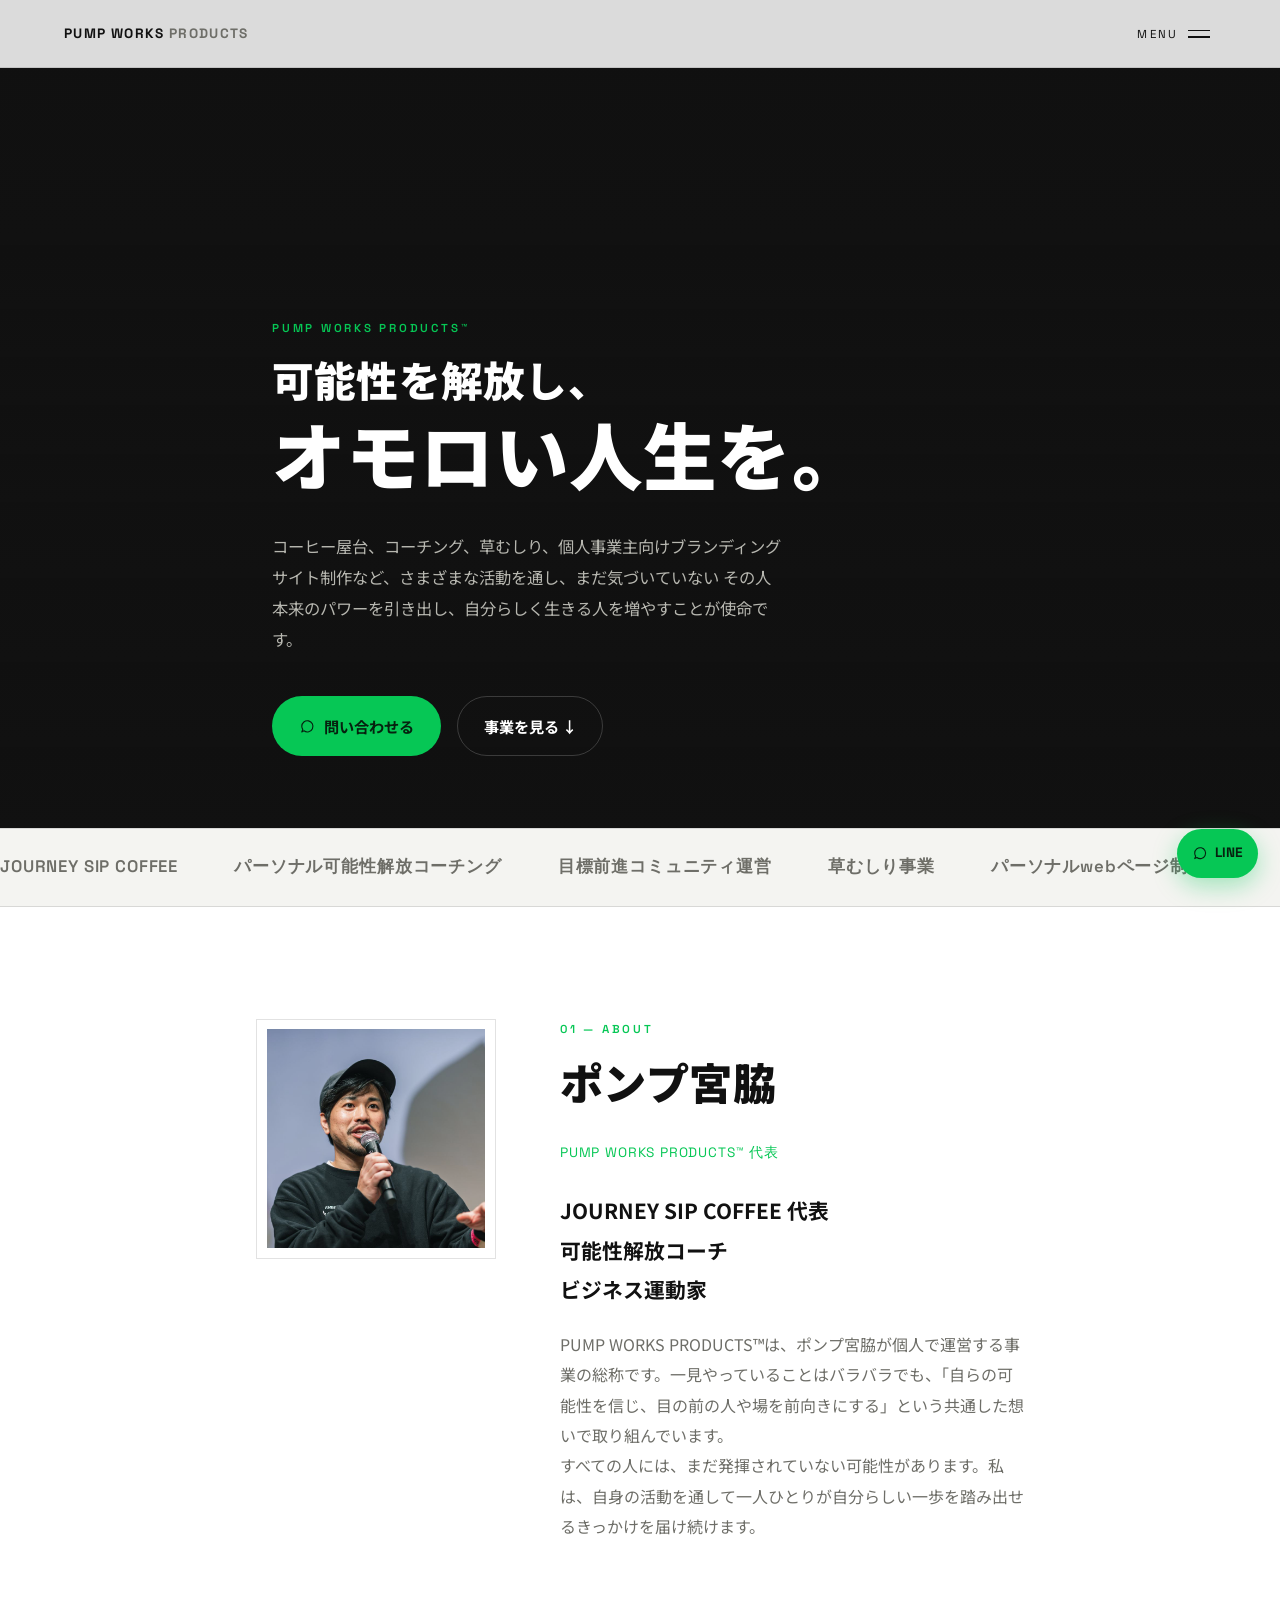
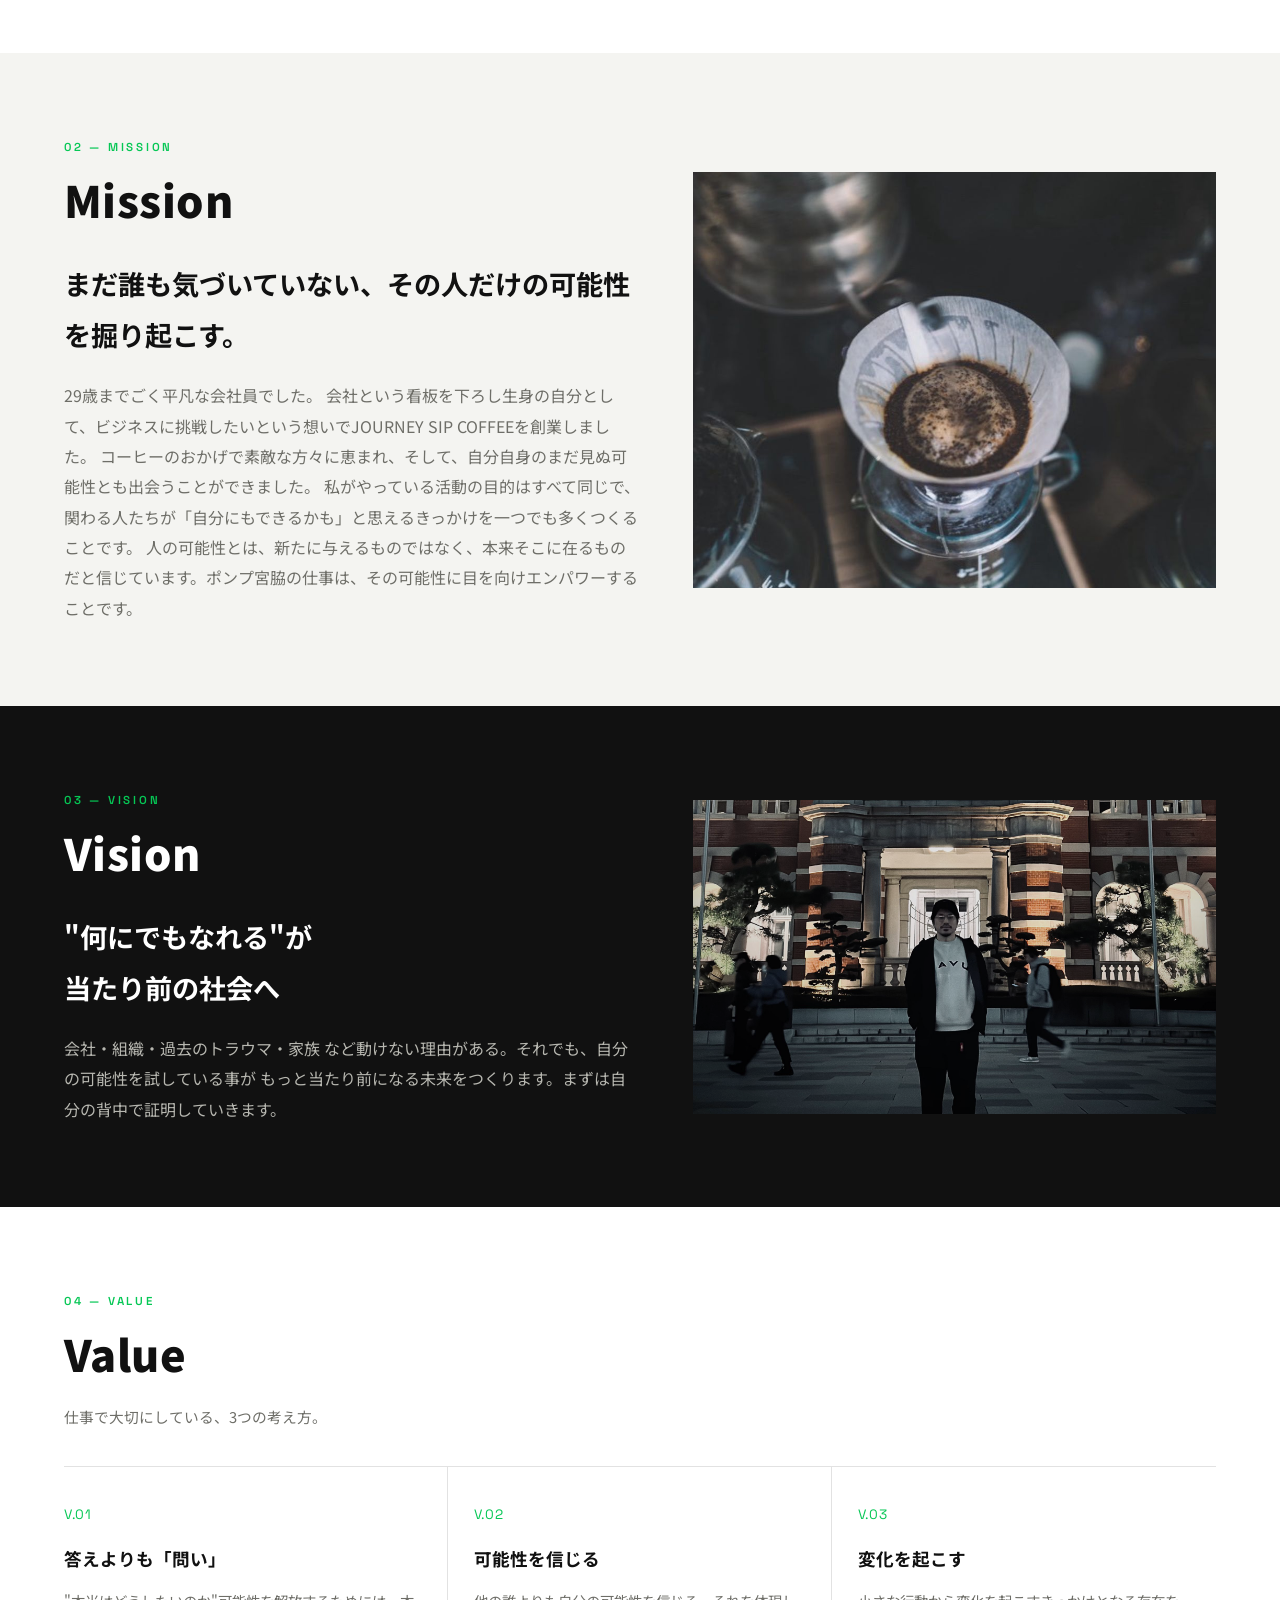
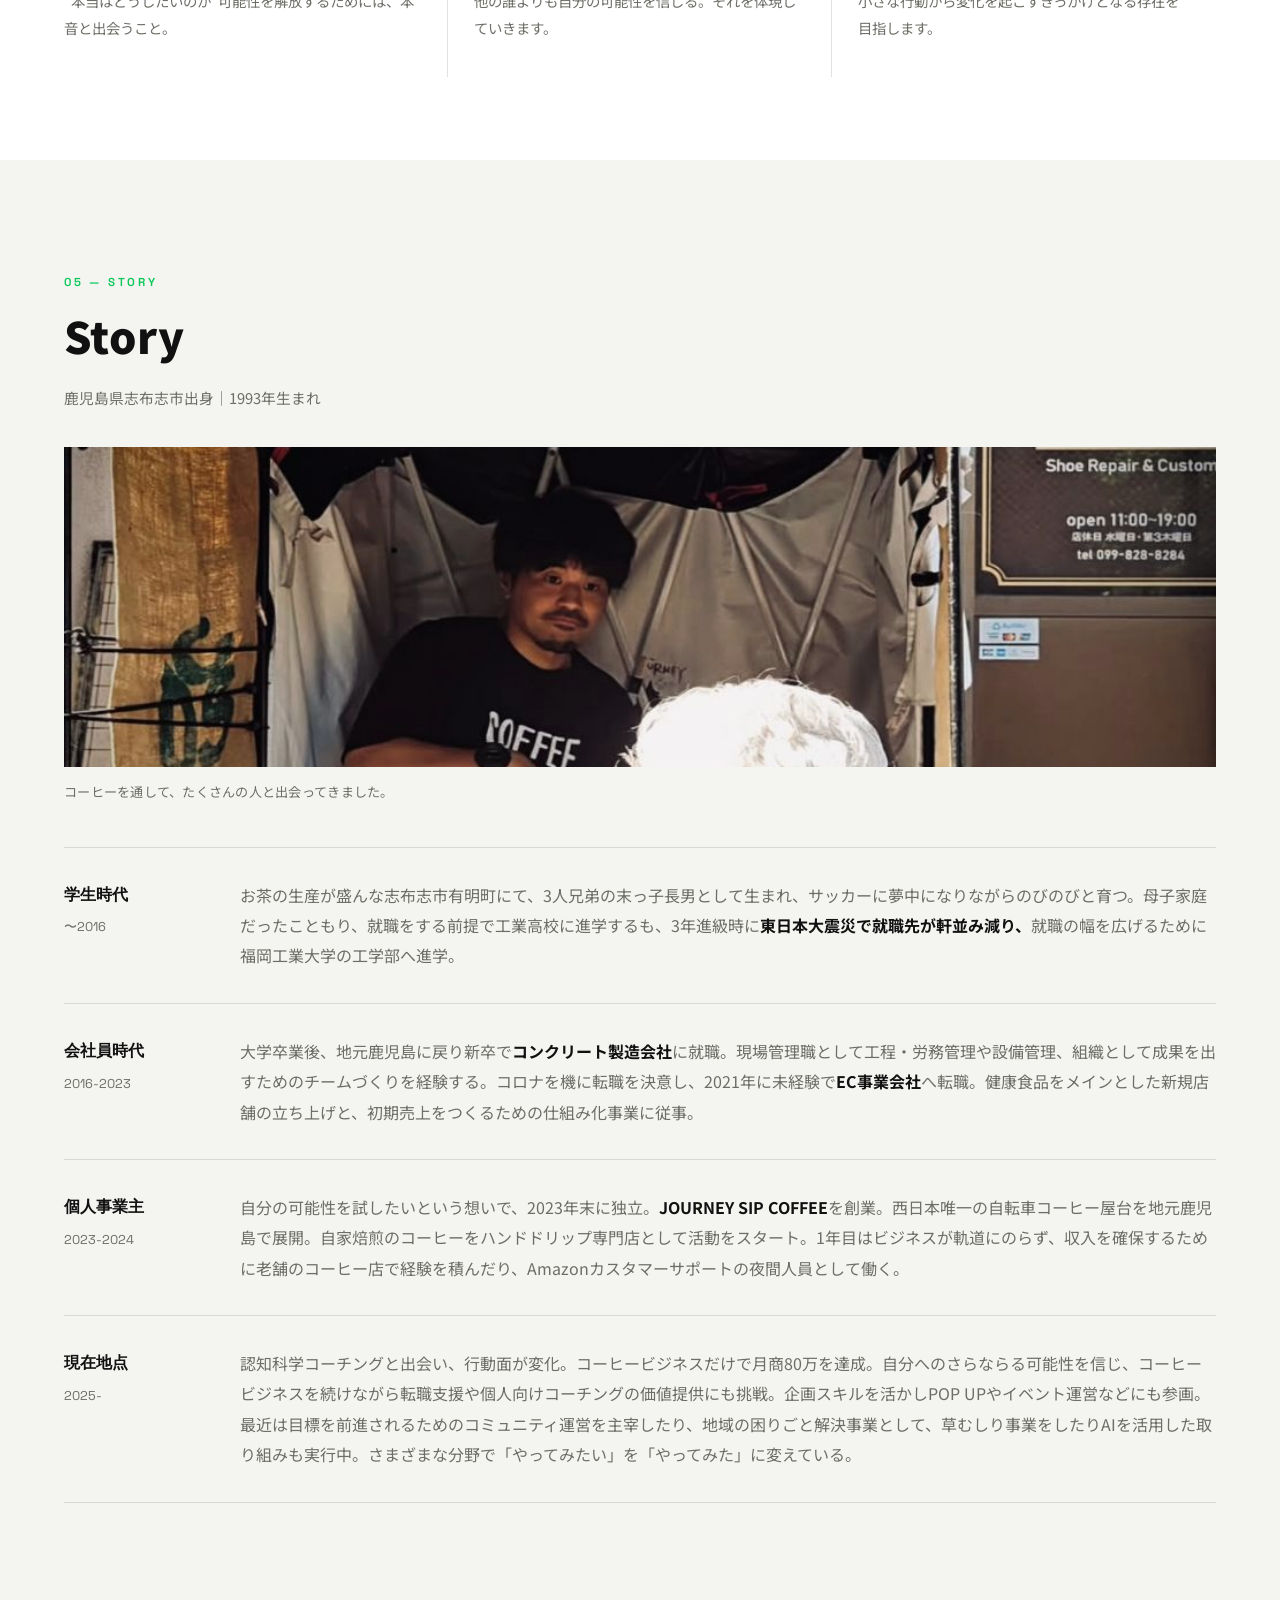
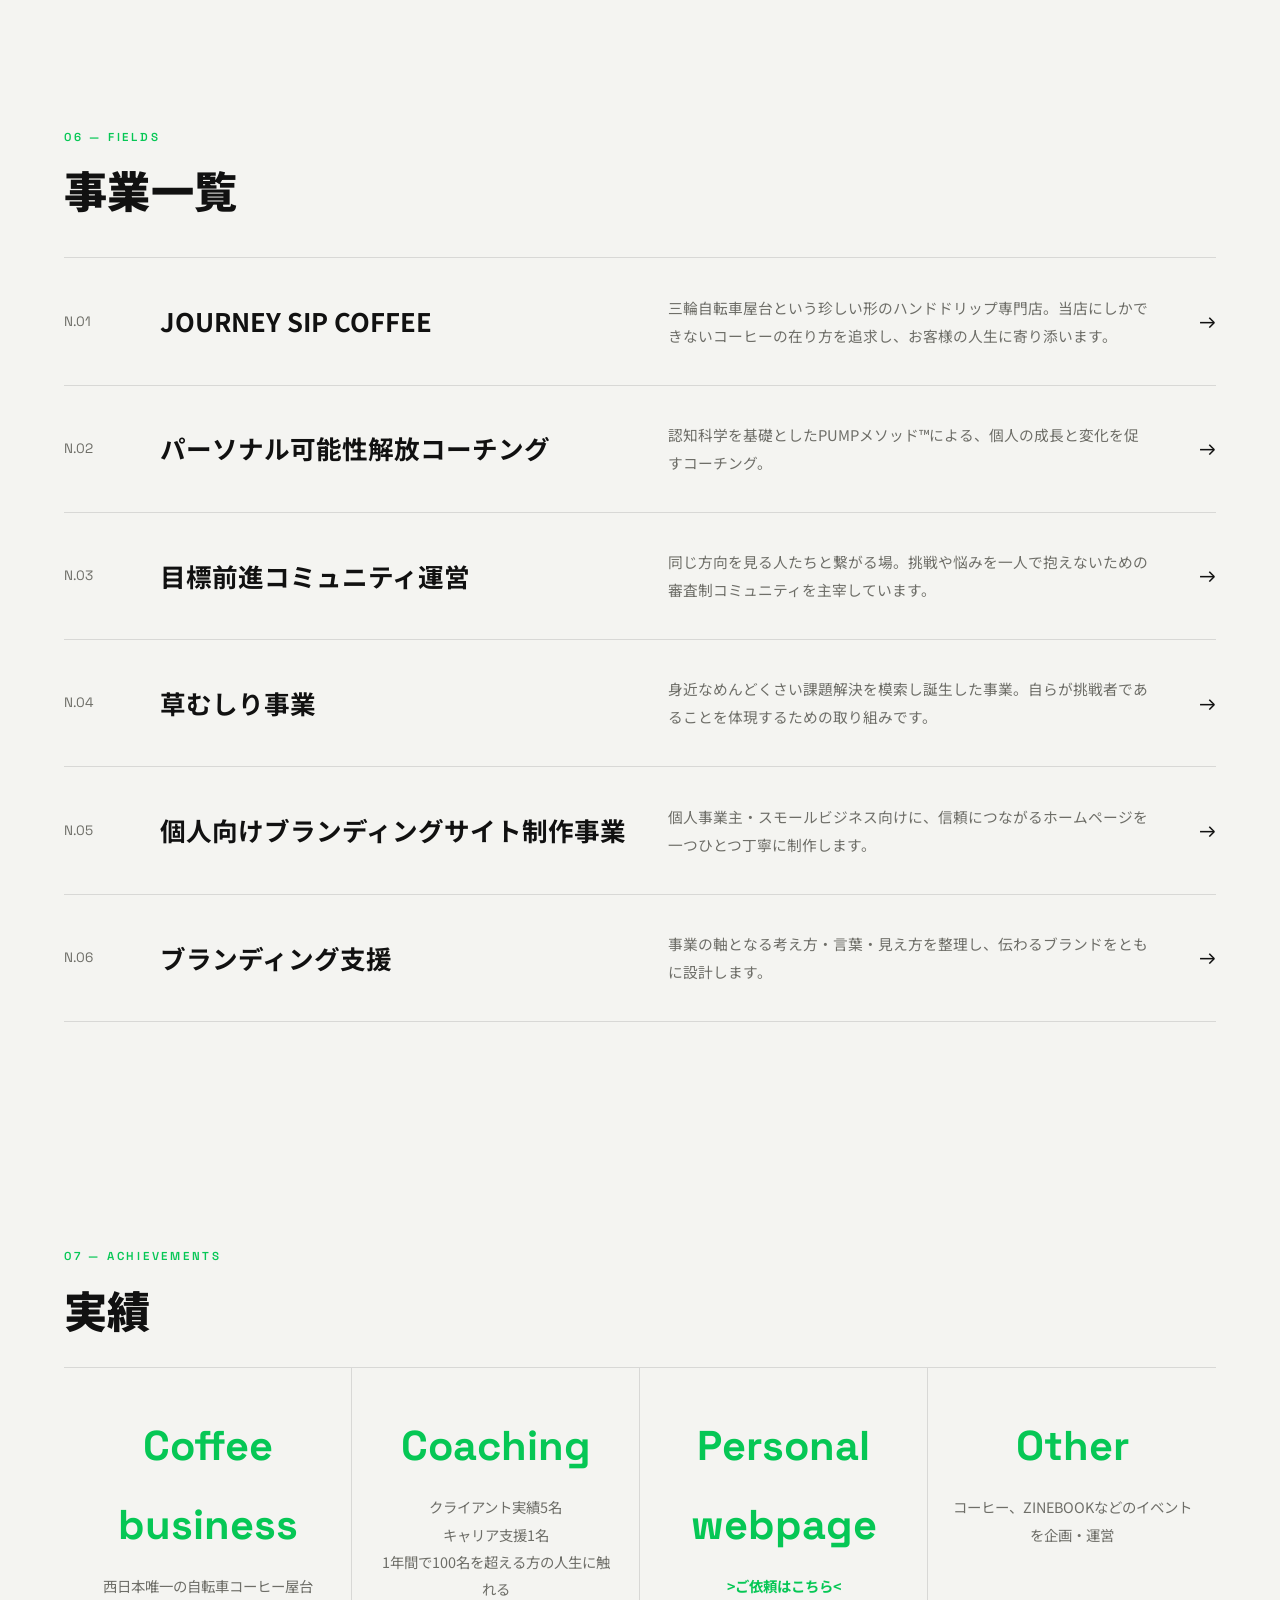
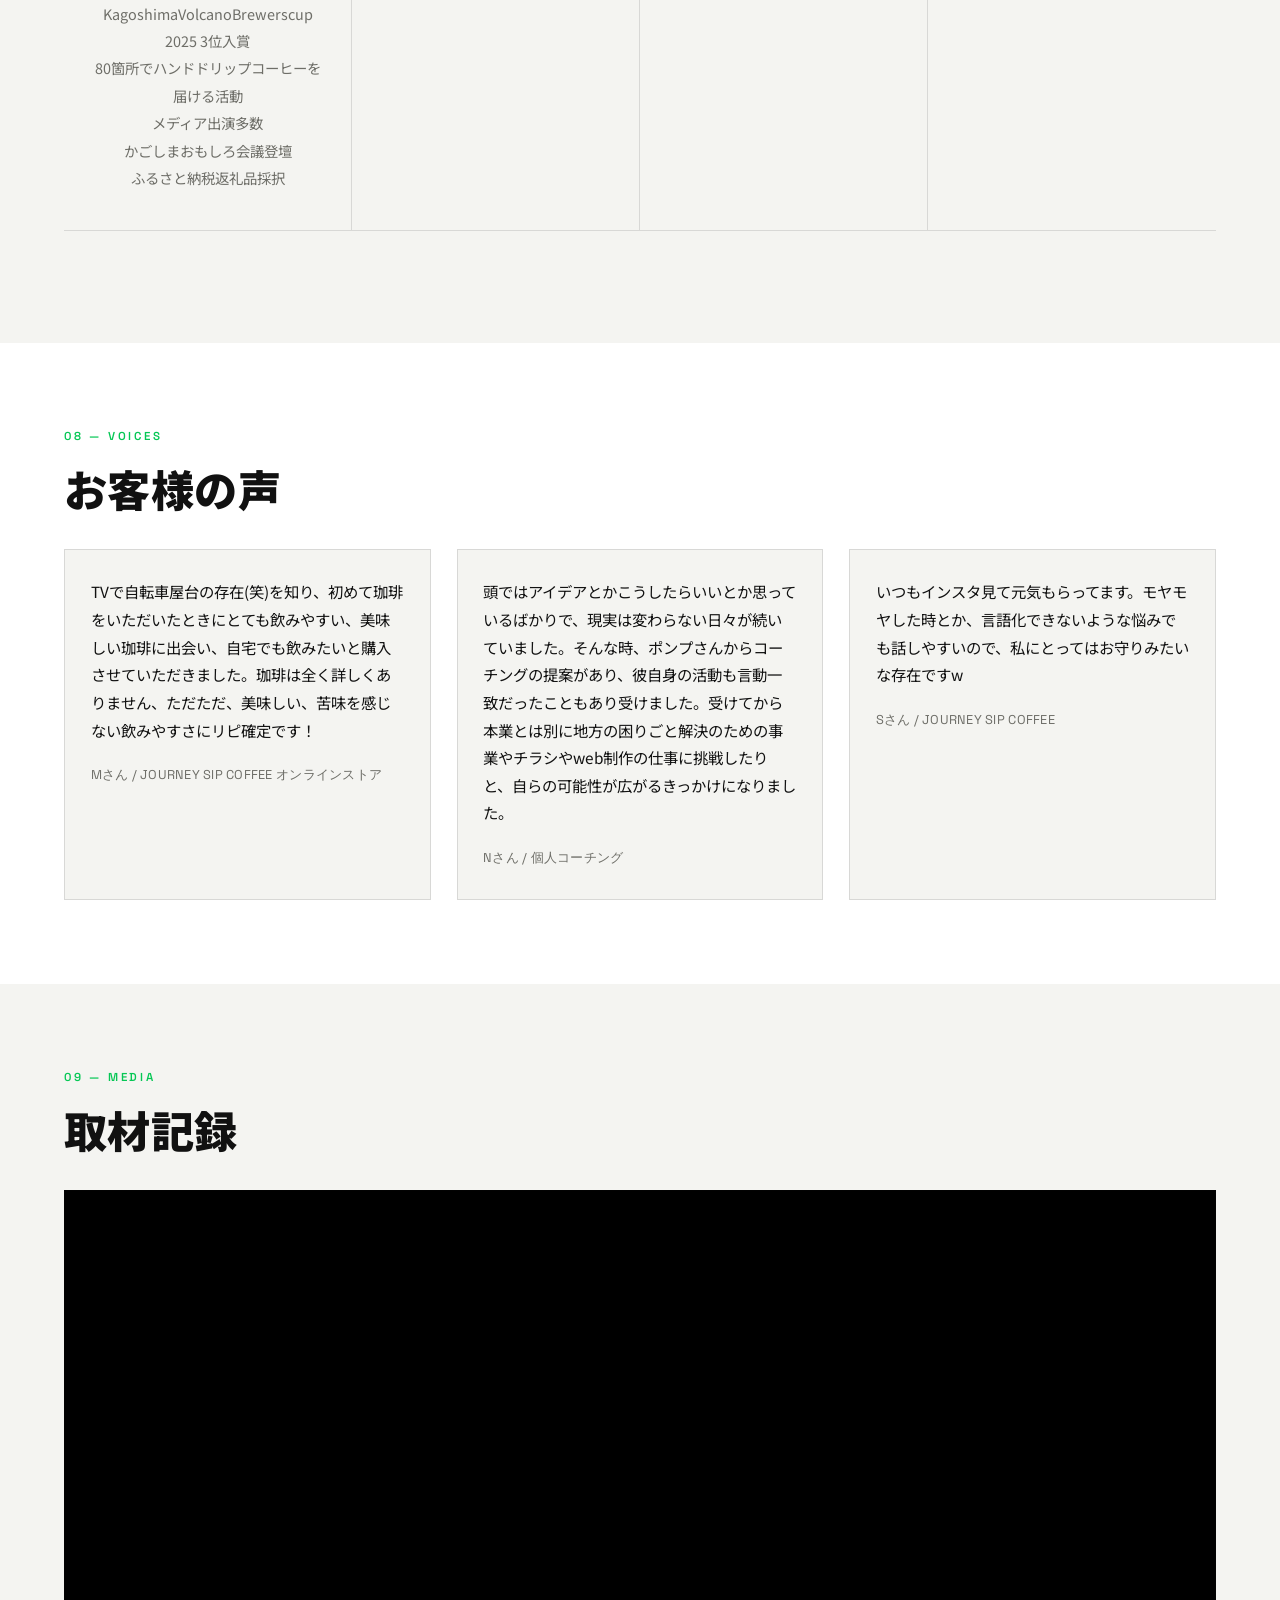
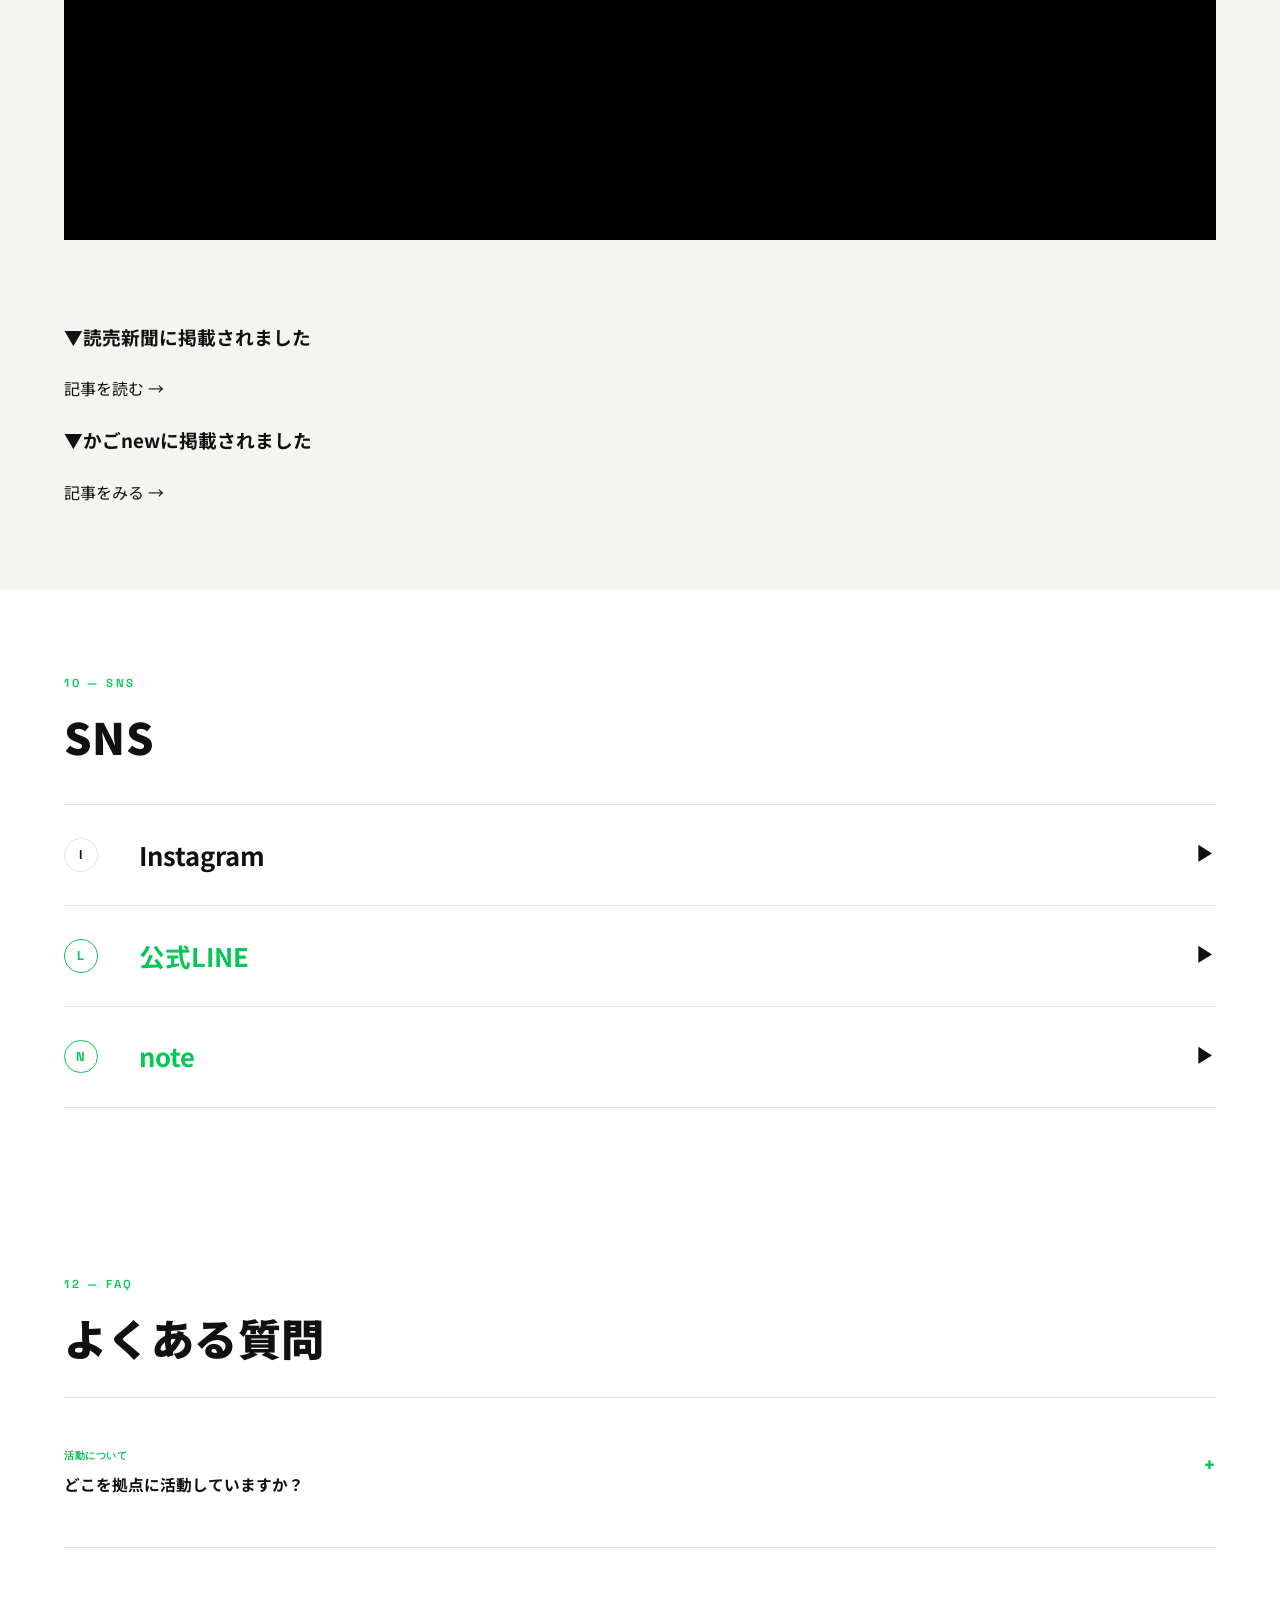
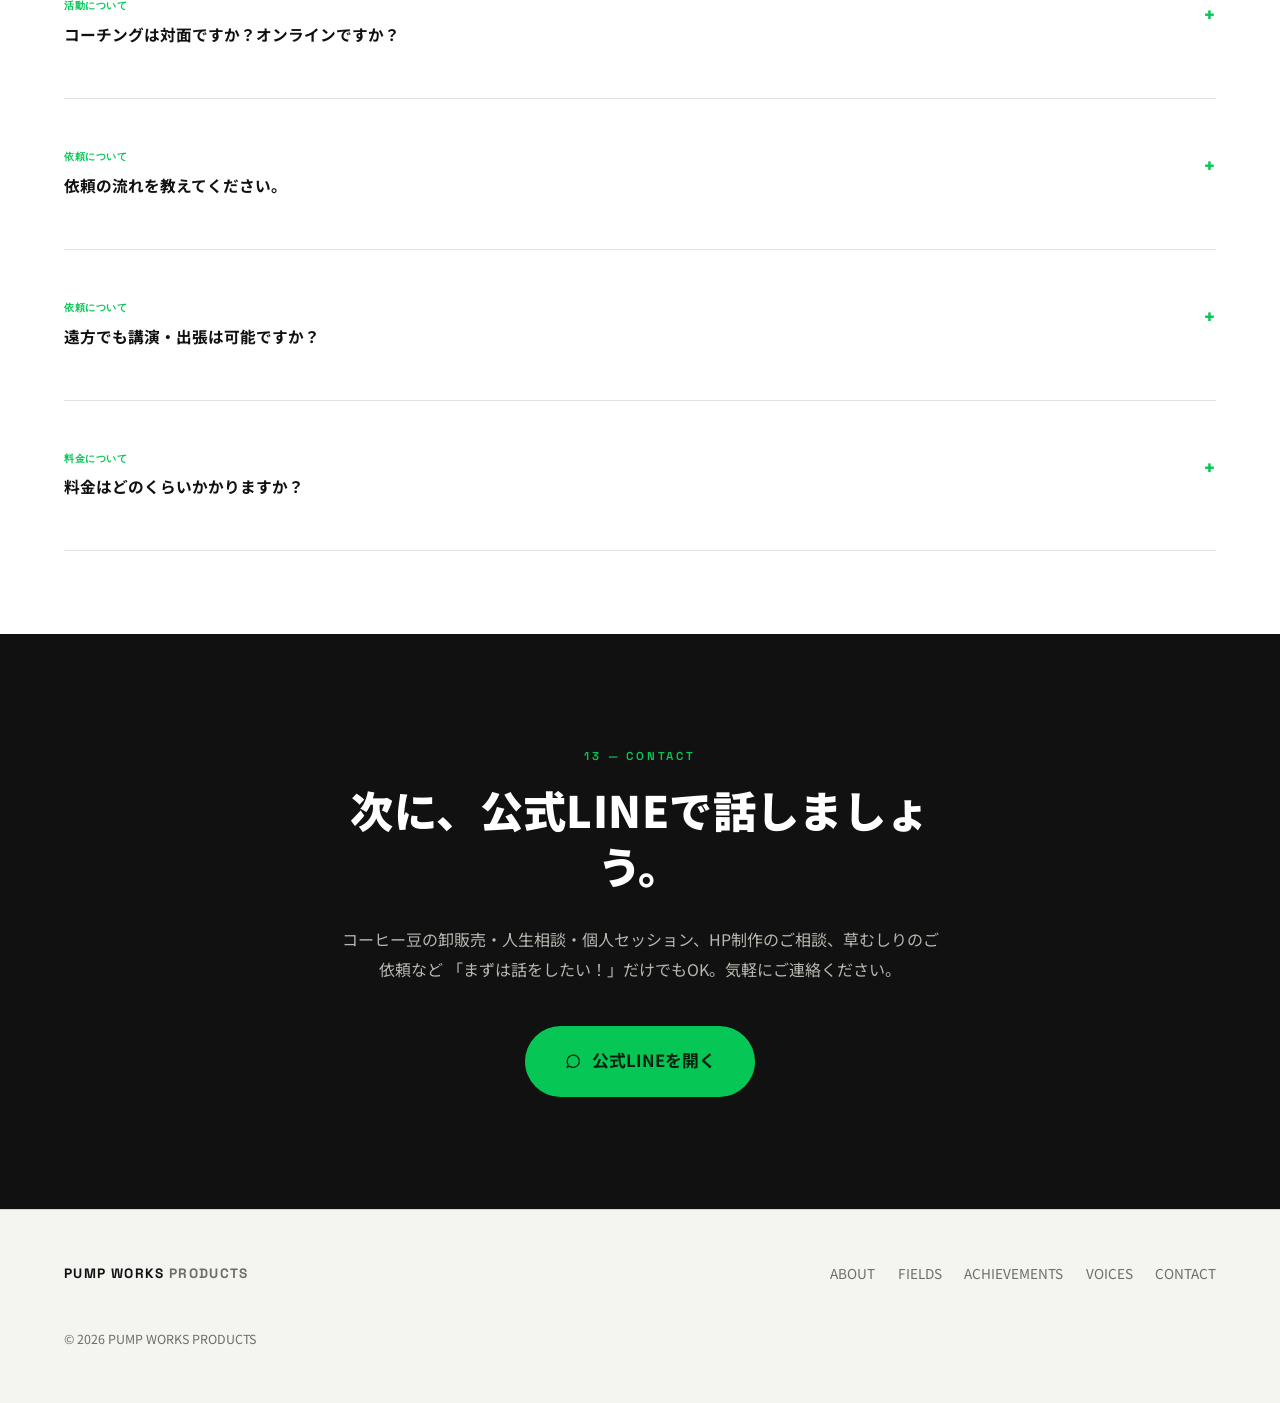
<file: index.html>
<!DOCTYPE html>
<html lang="ja">
<head>
<meta charset="UTF-8">
<meta name="viewport" content="width=device-width, initial-scale=1.0">
<title>ポンプ宮脇 | PUMP WORKS PRODUCTS</title>
<meta name="description" content="PUMP WORKS PRODUCTS ポンプ宮脇の公式サイト。JOURNEY SIP COFFEE、パーソナル可能性解放コーチング、目標前進コミュニティ運営、草むしり事業、パーソナルwebページ制作事業、ブランディング支援。可能性を解放し、オモロい人生を。">

<meta property="og:title" content="ポンプ宮脇 | PUMP WORKS PRODUCTS">
<meta property="og:description" content="コーヒー、コーチング、コミュニティ、草むしり、HP制作、ブランディング。可能性を解放し、オモロい人生を。">
<meta property="og:type" content="website">

<link rel="preconnect" href="https://fonts.googleapis.com">
<link rel="preconnect" href="https://fonts.gstatic.com" crossorigin>
<link href="https://fonts.googleapis.com/css2?family=Noto+Sans+JP:wght@300;400;500;700;900&family=Space+Grotesk:wght@500;600;700&display=swap" rel="stylesheet">

<link rel="stylesheet" href="styles.css">
</head>
<body>

<a class="skip-link" href="#main">本文へスキップ</a>

<!-- ===== ヘッダー ===== -->
<header class="site-header">
<div class="wrap site-header__inner">
<a href="#top" class="brand">PUMP WORKS <span>PRODUCTS</span></a>
<button class="menu-btn" id="menuBtn" aria-expanded="false" aria-controls="navOverlay">
<span class="menu-btn__label">MENU</span>
<span class="menu-btn__icon"><span></span><span></span></span>
</button>
</div>
</header>

<!-- ===== フルスクリーンナビ ===== -->
<nav class="nav-overlay" id="navOverlay">
<div class="wrap nav-overlay__inner">
<ol class="nav-overlay__list">
<li><a href="#top"><span class="nav-overlay__num">00</span>TOP</a></li>
<li><a href="#about"><span class="nav-overlay__num">01</span>ABOUT</a></li>
<li><a href="#mission"><span class="nav-overlay__num">02</span>MISSION</a></li>
<li><a href="#vision"><span class="nav-overlay__num">03</span>VISION</a></li>
<li><a href="#value"><span class="nav-overlay__num">04</span>VALUE</a></li>
<li><a href="#story"><span class="nav-overlay__num">05</span>STORY</a></li>
<li><a href="#business"><span class="nav-overlay__num">06</span>FIELDS</a></li>
<li><a href="#achievements"><span class="nav-overlay__num">07</span>ACHIEVEMENTS</a></li>
<li><a href="#voices"><span class="nav-overlay__num">08</span>VOICES</a></li>
<li><a href="#video"><span class="nav-overlay__num">09</span>VIDEO</a></li>
<li><a href="#sns"><span class="nav-overlay__num">10</span>SNS</a></li>
<li><a href="#shop"><span class="nav-overlay__num">11</span>SHOP</a></li>
<li><a href="#faq"><span class="nav-overlay__num">12</span>FAQ</a></li>
<li><a href="#contact" class="nav-overlay__line"><span class="nav-overlay__num">13</span>公式LINE</a></li>
</ol>
</div>
</nav>

<main id="main">

<!-- ===== HERO ===== -->
<section class="hero" id="top">
<div class="hero__media" aria-hidden="true">
<div class="hero__slides">
<!--<img class="hero__slide" src="hero-cart.jpg" alt="">-->
<img class="hero__slide" src="images/hero.jpg" alt="">
<!--<img class="hero__slide" src="" alt="">-->
<img class="hero__slide" src="hero-station.jpg" alt="">
<img class="hero__slide" src="images/hero.jpg" alt="">
</div>
<div class="hero__overlay"></div>
</div>
<div class="wrap hero__inner">
<p class="eyebrow" data-reveal>PUMP WORKS PRODUCTS™️</p>
<h1 class="hero__headline" data-reveal>
<span class="hero__line hero__line--sm">可能性を解放し、</span>
<span class="hero__line hero__line--lg">オモロい人生を。</span>
<span class="hero__line hero__line--sm"></span>
</h1>
<p class="hero__sub" data-reveal>
コーヒー屋台、コーチング、草むしり、個人事業主向けブランディングサイト制作など、さまざまな活動を通し、まだ気づいていない
その人本来のパワーを引き出し、自分らしく生きる人を増やすことが使命です。<br class="br-mobile">
</p>
<div class="hero__actions" data-reveal>
<a href="#contact" class="btn btn--line">
<svg class="btn__icon" viewBox="0 0 24 24" fill="none" aria-hidden="true"><path d="M4 12a8 8 0 1 1 3.2 6.4L4 20l1.4-3.6A7.96 7.96 0 0 1 4 12Z" stroke="currentColor" stroke-width="1.6" stroke-linejoin="round"/></svg>
問い合わせる
</a>
<a href="#business" class="btn btn--ghost">事業を見る ↓</a>
</div>
</div>
</section>

<!-- ===== マーキー（シグネチャー要素） ===== -->
<div class="marquee" aria-hidden="true">
<div class="marquee__track">
<span>JOURNEY SIP COFFEE</span><span>パーソナル可能性解放コーチング</span><span>目標前進コミュニティ運営</span><span>草むしり事業</span><span>パーソナルwebページ制作事業</span><span>ブランディング支援</span>
<span>JOURNEY SIP COFFEE</span><span>パーソナル可能性解放コーチング</span><span>目標前進コミュニティ運営</span><span>草むしり事業</span><span>パーソナルwebページ制作事業</span><span>ブランディング支援</span>
</div>
</div>

<!-- ===== ABOUT ===== -->
<section class="section section--about" id="about">
<div class="wrap profile__inner" data-reveal>
<div class="profile__figure">
<img src="images/profile.jpg" alt="ポンプ宮脇">
</div>
<div class="profile__body">
<p class="eyebrow">01 — ABOUT</p>
<h2 class="section-title">ポンプ宮脇</h2>
<p class="profile__role">PUMP WORKS PRODUCTS™️ 代表</p>
<p class="profile__quote">
JOURNEY SIP COFFEE 代表<br>
可能性解放コーチ<br>
ビジネス運動家<br>
</p>
<p class="profile__text">PUMP WORKS PRODUCTS™️は、ポンプ宮脇が個人で運営する事業の総称です。一見やっていることはバラバラでも、「自らの可能性を信じ、目の前の人や場を前向きにする」という共通した想いで取り組んでいます。</p>
<p class="profile__text">すべての人には、まだ発揮されていない可能性があります。私は、自身の活動を通して一人ひとりが自分らしい一歩を踏み出せるきっかけを届け続けます。</p>
</div>
</div>
</section>

<!-- ===== MISSION ===== -->
<section class="section section--compact section--mission" id="mission">
<div class="wrap philosophy__grid">
<div class="philosophy__text">
<p class="eyebrow" data-reveal>02 — MISSION</p>
<h2 class="section-title" data-reveal>Mission</h2>
<p class="philosophy__lead" data-reveal>まだ誰も気づいていない、その人だけの可能性を掘り起こす。</p>
<p class="philosophy__body" data-reveal>29歳までごく平凡な会社員でした。
  会社という看板を下ろし生身の自分として、ビジネスに挑戦したいという想いでJOURNEY SIP COFFEEを創業しました。
  コーヒーのおかげで素敵な方々に恵まれ、そして、自分自身のまだ見ぬ可能性とも出会うことができました。
  私がやっている活動の目的はすべて同じで、関わる人たちが「自分にもできるかも」と思えるきっかけを一つでも多くつくることです。
  人の可能性とは、新たに与えるものではなく、本来そこに在るものだと信じています。ポンプ宮脇の仕事は、その可能性に目を向けエンパワーすることです。</p>
</div>
<figure class="philosophy__figure" data-reveal><img src="images/coffee-4.jpg" alt="" loading="lazy"></figure>
</div>
</section>

<!-- ===== VISION ===== -->
<section class="section section--compact section--vision" id="vision">
<div class="wrap philosophy__grid">
<div class="philosophy__text">
<p class="eyebrow" data-reveal>03 — VISION</p>
<h2 class="section-title section-title--dark" data-reveal>Vision</h2>
<p class="philosophy__lead" data-reveal>"何にでもなれる"が<br>当たり前の社会へ</p>
<p class="philosophy__body" data-reveal>会社・組織・過去のトラウマ・家族 など動けない理由がある。それでも、自分の可能性を試している事が
  もっと当たり前になる未来をつくります。まずは自分の背中で証明していきます。</p>
</div>
<figure class="philosophy__figure" data-reveal><img src="hero-station.jpg" alt="" loading="lazy"></figure>
</div>
</section>

<!-- ===== VALUE ===== -->
<section class="section section--compact section--value" id="value">
<div class="wrap">
<p class="eyebrow" data-reveal>04 — VALUE</p>
<h2 class="section-title" data-reveal>Value</h2>
<p class="section-note" data-reveal>仕事で大切にしている、3つの考え方。</p>
<div class="value-grid" data-reveal>
<div class="value-card">
<span class="value-card__num">V.01</span>
<p class="value-card__title">答えよりも「問い」</p>
<p class="value-card__desc">"本当はどうしたいのか"可能性を解放するためには、本音と出会うこと。</p>
</div>
<div class="value-card">
<span class="value-card__num">V.02</span>
<p class="value-card__title">可能性を信じる</p>
<p class="value-card__desc">他の誰よりも自分の可能性を信じる。それを体現していきます。</p>
</div>
<div class="value-card">
<span class="value-card__num">V.03</span>
<p class="value-card__title">変化を起こす</p>
<p class="value-card__desc">小さな行動から変化を起こすきっかけとなる存在を目指します。</p>
</div>
</div>
</div>
</section>

<!-- ===== STORY ===== -->
<section class="section section--story" id="story">
<div class="wrap">
<p class="eyebrow" data-reveal>05 — STORY</p>
<h2 class="section-title" data-reveal>Story</h2>
<p class="section-note" data-reveal>鹿児島県志布志市出身｜1993年生まれ</p>
<figure class="story-figure" data-reveal><img src="images/coffee-6.jpg" alt="" loading="lazy"><figcaption>コーヒーを通して、たくさんの人と出会ってきました。</figcaption></figure>
<div class="timeline" data-reveal>
<div class="timeline-row">
<div class="timeline-row__era">
<p class="timeline-row__era-label">学生時代</p>
<p class="timeline-row__era-year">〜2016</p>
</div>
<p class="timeline-row__body">お茶の生産が盛んな志布志市有明町にて、3人兄弟の末っ子長男として生まれ、サッカーに夢中になりながらのびのびと育つ。母子家庭だったこともり、就職をする前提で工業高校に進学するも、3年進級時に<strong>東日本大震災で就職先が軒並み減り、</strong>就職の幅を広げるために福岡工業大学の工学部へ進学。</p>
</div>
<div class="timeline-row">
<div class="timeline-row__era">
<p class="timeline-row__era-label">会社員時代</p>
<p class="timeline-row__era-year">2016-2023</p>
</div>
<p class="timeline-row__body">大学卒業後、地元鹿児島に戻り新卒で<strong>コンクリート製造会社</strong>に就職。現場管理職として工程・労務管理や設備管理、組織として成果を出すためのチームづくりを経験する。コロナを機に転職を決意し、2021年に未経験で<strong>EC事業会社</strong>へ転職。健康食品をメインとした新規店舗の立ち上げと、初期売上をつくるための仕組み化事業に従事。</p>
</div>
<div class="timeline-row">
<div class="timeline-row__era">
<p class="timeline-row__era-label">個人事業主</p>
<p class="timeline-row__era-year">2023-2024</p>
</div>
<p class="timeline-row__body">自分の可能性を試したいという想いで、2023年末に独立。<strong>JOURNEY SIP COFFEE</strong>を創業。西日本唯一の自転車コーヒー屋台を地元鹿児島で展開。自家焙煎のコーヒーをハンドドリップ専門店として活動をスタート。1年目はビジネスが軌道にのらず、収入を確保するために老舗のコーヒー店で経験を積んだり、Amazonカスタマーサポートの夜間人員として働く。</p>
</div>
<div class="timeline-row">
<div class="timeline-row__era">
<p class="timeline-row__era-label">現在地点</p>
<p class="timeline-row__era-year">2025-</p>
</div>
<p class="timeline-row__body">
  認知科学コーチングと出会い、行動面が変化。コーヒービジネスだけで月商80万を達成。自分へのさらならる可能性を信じ、コーヒービジネスを続けながら転職支援や個人向けコーチングの価値提供にも挑戦。企画スキルを活かしPOP UPやイベント運営などにも参画。最近は目標を前進されるためのコミュニティ運営を主宰したり、地域の困りごと解決事業として、草むしり事業をしたりAIを活用した取り組みも実行中。さまざまな分野で「やってみたい」を「やってみた」に変えている。</p>
</div>
</div>
</div>
</section>

<!-- ===== 事業一覧 ===== -->
<section class="section section--business" id="business">
<div class="wrap">
<p class="eyebrow" data-reveal>06 — FIELDS</p>
<h2 class="section-title" data-reveal>事業一覧</h2>

<ul class="field-list">
<li class="field-row" data-reveal>
<a href="coffee.html" class="field-row__link">
<span class="field-row__num">N.01</span>
<span class="field-row__name">JOURNEY SIP COFFEE</span>
<span class="field-row__desc">三輪自転車屋台という珍しい形のハンドドリップ専門店。当店にしかできないコーヒーの在り方を追求し、お客様の人生に寄り添います。</span>
<span class="field-row__arrow">→</span>
</a>
</li>
<li class="field-row" data-reveal>
<a href="coaching.html" class="field-row__link">
<span class="field-row__num">N.02</span>
<span class="field-row__name">パーソナル可能性解放コーチング</span>
<span class="field-row__desc">認知科学を基礎としたPUMPメソッド™️による、個人の成長と変化を促すコーチング。</span>
<span class="field-row__arrow">→</span>
</a>
</li>
<li class="field-row" data-reveal>
<a href="community.html" class="field-row__link">
<span class="field-row__num">N.03</span>
<span class="field-row__name">目標前進コミュニティ運営</span>
<span class="field-row__desc">同じ方向を見る人たちと繋がる場。挑戦や悩みを一人で抱えないための審査制コミュニティを主宰しています。</span>
<span class="field-row__arrow">→</span>
</a>
</li>
<li class="field-row" data-reveal>
<a href="weeding.html" class="field-row__link">
<span class="field-row__num">N.04</span>
<span class="field-row__name">草むしり事業</span>
<span class="field-row__desc">身近なめんどくさい課題解決を模索し誕生した事業。自らが挑戦者であることを体現するための取り組みです。</span>
<span class="field-row__arrow">→</span>
</a>
</li>
<li class="field-row" data-reveal>
<a href="hp.html" class="field-row__link">
<span class="field-row__num">N.05</span>
<span class="field-row__name">個人向けブランディングサイト制作事業</span>
<span class="field-row__desc">個人事業主・スモールビジネス向けに、信頼につながるホームページを一つひとつ丁寧に制作します。</span>
<span class="field-row__arrow">→</span>
</a>
</li>
<li class="field-row" data-reveal>
<a href="branding.html" class="field-row__link">
<span class="field-row__num">N.06</span>
<span class="field-row__name">ブランディング支援</span>
<span class="field-row__desc">事業の軸となる考え方・言葉・見え方を整理し、伝わるブランドをともに設計します。</span>
<span class="field-row__arrow">→</span>
</a>
</li>
</ul>
</div>
</section>

<!-- ===== ACHIEVEMENTS ===== -->
<section class="section section--achievements" id="achievements">
<div class="wrap">
<p class="eyebrow" data-reveal>07 — ACHIEVEMENTS</p>
<h2 class="section-title" data-reveal>実績</h2>
<div class="stat-row stat-row--4" data-reveal>
<div class="stat-block">
<p class="stat-block__num">Coffee business</p>
<p class="stat-block__label">
西日本唯一の自転車コーヒー屋台<br>
KagoshimaVolcanoBrewerscup 2025 3位入賞<br>
80箇所でハンドドリップコーヒーを届ける活動<br>
メディア出演多数<br>
かごしまおもしろ会議登壇<br>
ふるさと納税返礼品採択

</p>
</div>
<div class="stat-block">
<p class="stat-block__num">Coaching</p>
<p class="stat-block__label">
クライアント実績5名<br>
キャリア支援1名<br>
1年間で100名を超える方の人生に触れる
</p>
</div>
<div class="stat-block">
<p class="stat-block__num">Personal webpage</p>
<p class="stat-block__label">
<a href="hp.html" class="stat-block__link">>ご依頼はこちら<</a>
</p>
</div>
<div class="stat-block">
<p class="stat-block__num">Other</p>
<p class="stat-block__label">
コーヒー、ZINEBOOKなどのイベントを企画・運営
</p>
</div>
</div>
</div>
</section>

<!-- ===== VOICES ===== -->
<section class="section section--compact section--voices" id="voices">
<div class="wrap">
<p class="eyebrow" data-reveal>08 — VOICES</p>
<h2 class="section-title" data-reveal>お客様の声</h2>
<div class="voice-grid" data-reveal>
<div class="voice-card">
<p class="voice-card__quote">TVで自転車屋台の存在(笑)を知り、初めて珈琲をいただいたときにとても飲みやすい、美味しい珈琲に出会い、自宅でも飲みたいと購入させていただきました。珈琲は全く詳しくありません、ただただ、美味しい、苦味を感じない飲みやすさにリピ確定です！</p>
<p class="voice-card__meta">Mさん / JOURNEY SIP COFFEE オンラインストア</p>
</div>
<div class="voice-card">
<p class="voice-card__quote">頭ではアイデアとかこうしたらいいとか思っているばかりで、現実は変わらない日々が続いていました。そんな時、ポンプさんからコーチングの提案があり、彼自身の活動も言動一致だったこともあり受けました。受けてから本業とは別に地方の困りごと解決のための事業やチラシやweb制作の仕事に挑戦したりと、自らの可能性が広がるきっかけになりました。</p>
<p class="voice-card__meta">Nさん / 個人コーチング</p>
</div>
<div class="voice-card">
<p class="voice-card__quote">いつもインスタ見て元気もらってます。モヤモヤした時とか、言語化できないような悩みでも話しやすいので、私にとってはお守りみたいな存在ですw</p>
<p class="voice-card__meta">Sさん / JOURNEY SIP COFFEE</p>
</div>
</div>
</div>
</section>

<!-- ===== VIDEO ===== -->
<section class="section section--compact section--video" id="video">
<div class="wrap">
<p class="eyebrow" data-reveal>09 — MEDIA</p>
<h2 class="section-title" data-reveal>取材記録</h2>
<div class="video-card" data-reveal>
<div class="video-card__frame">
<iframe src="https://www.youtube.com/embed/XJKXct-YKSk" title="ポンプ宮脇動画" frameborder="0" allow="accelerometer; autoplay; clipboard-write; encrypted-media; gyroscope; picture-in-picture" allowfullscreen loading="lazy"></iframe>
</div><br>
  <br>
<section class="media">
  <div class="media-card">
    <h3>▼読売新聞に掲載されました</h3>
    <a href="https://www.yomiuri.co.jp/local/kagoshima/news/20260314-GYTNT00116/"
       target="_blank"
       rel="noopener noreferrer">
      記事を読む →
    </a>
<h3>▼かごnewに掲載されました</h3>
    <a href="https://www.kts-tv.co.jp/program/kagonew/single.html?id=1088"
       target="_blank"
      rel="noopener noreferrer">
      記事をみる →
    </a>

  </div>
</section>
</div>
</div>
</section>

<!-- ===== SNS ===== -->
<section class="section section--compact section--sns" id="sns">
<div class="wrap">
<p class="eyebrow" data-reveal>10 — SNS</p>
<h2 class="section-title" data-reveal>SNS</h2>
<ul class="field-list" data-reveal>
<li class="field-row">
<a href="https://www.instagram.com/pump_miyawaki" class="field-row__link field-row__link--sns">
<span class="sns-mono">I</span>
<span class="field-row__name">Instagram</span>
<span class="field-row__arrow">▶︎</span>
</a>
</li>
<!--li class="field-row">
<a href="#" class="field-row__link field-row__link--sns">
<span class="sns-mono">X</span>
<span class="field-row__name">X（Twitter）</span>
<span class="field-row__arrow">→</span>
</a>
</li>-->
<!--<li class="field-row">
<a href="#" class="field-row__link field-row__link--sns">
<span class="sns-mono">FB</span>
<span class="field-row__name">Facebook</span>
<span class="field-row__arrow">→</span>
</a>
</li>-->
<!--<li class="field-row">
<a href="#" class="field-row__link field-row__link--sns">
<span class="sns-mono">@</span>
<span class="field-row__name">Threads</span>
<span class="field-row__arrow">→</span>
</a>
</li>-->
<!--<li class="field-row">
<a href="#" class="field-row__link field-row__link--sns">
<span class="sns-mono">TT</span>
<span class="field-row__name">TikTok</span>
<span class="field-row__arrow">→</span>
</a>
</li>-->
<li class="field-row">
<a href="https://lin.ee/yeZUtVP" class="field-row__link field-row__link--sns">
<span class="sns-mono" style="border-color:var(--line);color:var(--line);">L</span>
<span class="field-row__name" style="color:var(--line);">公式LINE</span>
<span class="field-row__arrow">▶︎</span>
</a>
</li>

<li class="field-row">
<a href="https://note.com/journey_sip" class="field-row__link field-row__link--sns">
<span class="sns-mono" style="border-color:var(--line);color:var(--line);">N</span>
<span class="field-row__name" style="color:var(--line);">note</span>
<span class="field-row__arrow">▶︎</span>
</a>
</li>
</ul>
</div>
</section>

<!-- ===== SHOP ===== -->
<!--<section class="section section--compact section--shop" id="shop">
<div class="wrap">
<p class="eyebrow" data-reveal>11 — SHOP</p>
<h2 class="section-title" data-reveal>オンラインショップ</h2>
<ul class="field-list" data-reveal>
<li class="field-row">
<a href="https://journeysipcoffee.stores.jp/" class="field-row__link">
<span class="field-row__num">STORES</span>
<span class="field-row__name">リフレクションコーヒー</span>
<span class="field-row__desc">JOURNEY SIP COFFEEのオンラインストアはこちらから。</span>
<span class="field-row__arrow">→</span>
</a>
</li>
<li class="field-row">
<a href="#contact" class="field-row__link">
<span class="field-row__num">卸販売</span>
<span class="field-row__name">法人・店舗様向けお問い合わせ</span>
<span class="field-row__desc">カフェ・宿泊施設への卸のご相談はこちらから。</span>
<span class="field-row__arrow">→</span>
</a>
</li>
</ul>
</div>
</section>-->

<!-- ===== FAQ ===== -->
<section class="section section--compact section--faq" id="faq">
<div class="wrap">
<p class="eyebrow" data-reveal>12 — FAQ</p>
<h2 class="section-title" data-reveal>よくある質問</h2>
<div class="faq-list" data-reveal>
<details class="faq-item">
<summary><span class="faq-item__cat">活動について</span>どこを拠点に活動していますか？</summary>
<p class="faq-item__answer">鹿児島県を拠点に、県内各地でコーヒー屋台を行っています。出張でのご依頼にも対応可能です。</p>
</details>
<details class="faq-item">
<summary><span class="faq-item__cat">活動について</span>コーチングは対面ですか？オンラインですか？</summary>
<p class="faq-item__answer">基本はオンラインで実施しています。鹿児島県内であれば対面でのご相談も可能です。</p>
</details>
<details class="faq-item">
<summary><span class="faq-item__cat">依頼について</span>依頼の流れを教えてください。</summary>
<p class="faq-item__answer">まずは公式LINEからお気軽にご連絡ください。ご希望の内容を伺った上で、お見積りとスケジュールをご案内します。</p>
</details>
<details class="faq-item">
<summary><span class="faq-item__cat">依頼について</span>遠方でも講演・出張は可能ですか？</summary>
<p class="faq-item__answer">可能です。過去に県外でのイベント登壇実績もあります。日程・交通費についてはご相談の上、決定します。</p>
</details>
<details class="faq-item">
<summary><span class="faq-item__cat">料金について</span>料金はどのくらいかかりますか？</summary>
<p class="faq-item__answer">各ページにて概要を掲載しています。詳しくはお気軽にお問い合わせください。</p>
</details>
</div>
</div>
</section>

<!-- ===== お問い合わせ（反転セクション） ===== -->
<section class="section section--contact" id="contact">
<div class="wrap contact__inner">
<p class="eyebrow" data-reveal>13 — CONTACT</p>
<h2 class="section-title section-title--dark" data-reveal>次に、公式LINEで<br class="br-mobile">話しましょう。</h2>
<p class="contact__lead" data-reveal>
コーヒー豆の卸販売・人生相談・個人セッション、HP制作のご相談、草むしりのご依頼など<br class="br-mobile">
「まずは話をしたい！」だけでもOK。気軽にご連絡ください。
</p>
<div class="contact__actions" data-reveal>
<a href="https://lin.ee/yeZUtVP" class="btn btn--line btn--large">
<svg class="btn__icon" viewBox="0 0 24 24" fill="none" aria-hidden="true"><path d="M4 12a8 8 0 1 1 3.2 6.4L4 20l1.4-3.6A7.96 7.96 0 0 1 4 12Z" stroke="currentColor" stroke-width="1.6" stroke-linejoin="round"/></svg>
公式LINEを開く
</a>
</div>
</div>
</section>

</main>

<!-- ===== フッター ===== -->
<footer class="site-footer">
<div class="wrap site-footer__inner">
<p class="brand brand--footer">PUMP WORKS <span>PRODUCTS</span></p>
<nav class="site-footer__nav">
<a href="#about">ABOUT</a>
<a href="#business">FIELDS</a>
<a href="#achievements">ACHIEVEMENTS</a>
<a href="#voices">VOICES</a>
<a href="#contact">CONTACT</a>
</nav>
<p class="site-footer__copy">&copy; <span id="year"></span> PUMP WORKS PRODUCTS</p>
</div>
</footer>

<!-- ===== フローティングLINEボタン ===== -->
<a href="#contact" class="line-float">
<svg viewBox="0 0 24 24" fill="none" aria-hidden="true"><path d="M4 12a8 8 0 1 1 3.2 6.4L4 20l1.4-3.6A7.96 7.96 0 0 1 4 12Z" stroke="currentColor" stroke-width="1.6" stroke-linejoin="round"/></svg>
<span>LINE</span>
</a>

<script src="script.js"></script>
</body>
</html>
</file>
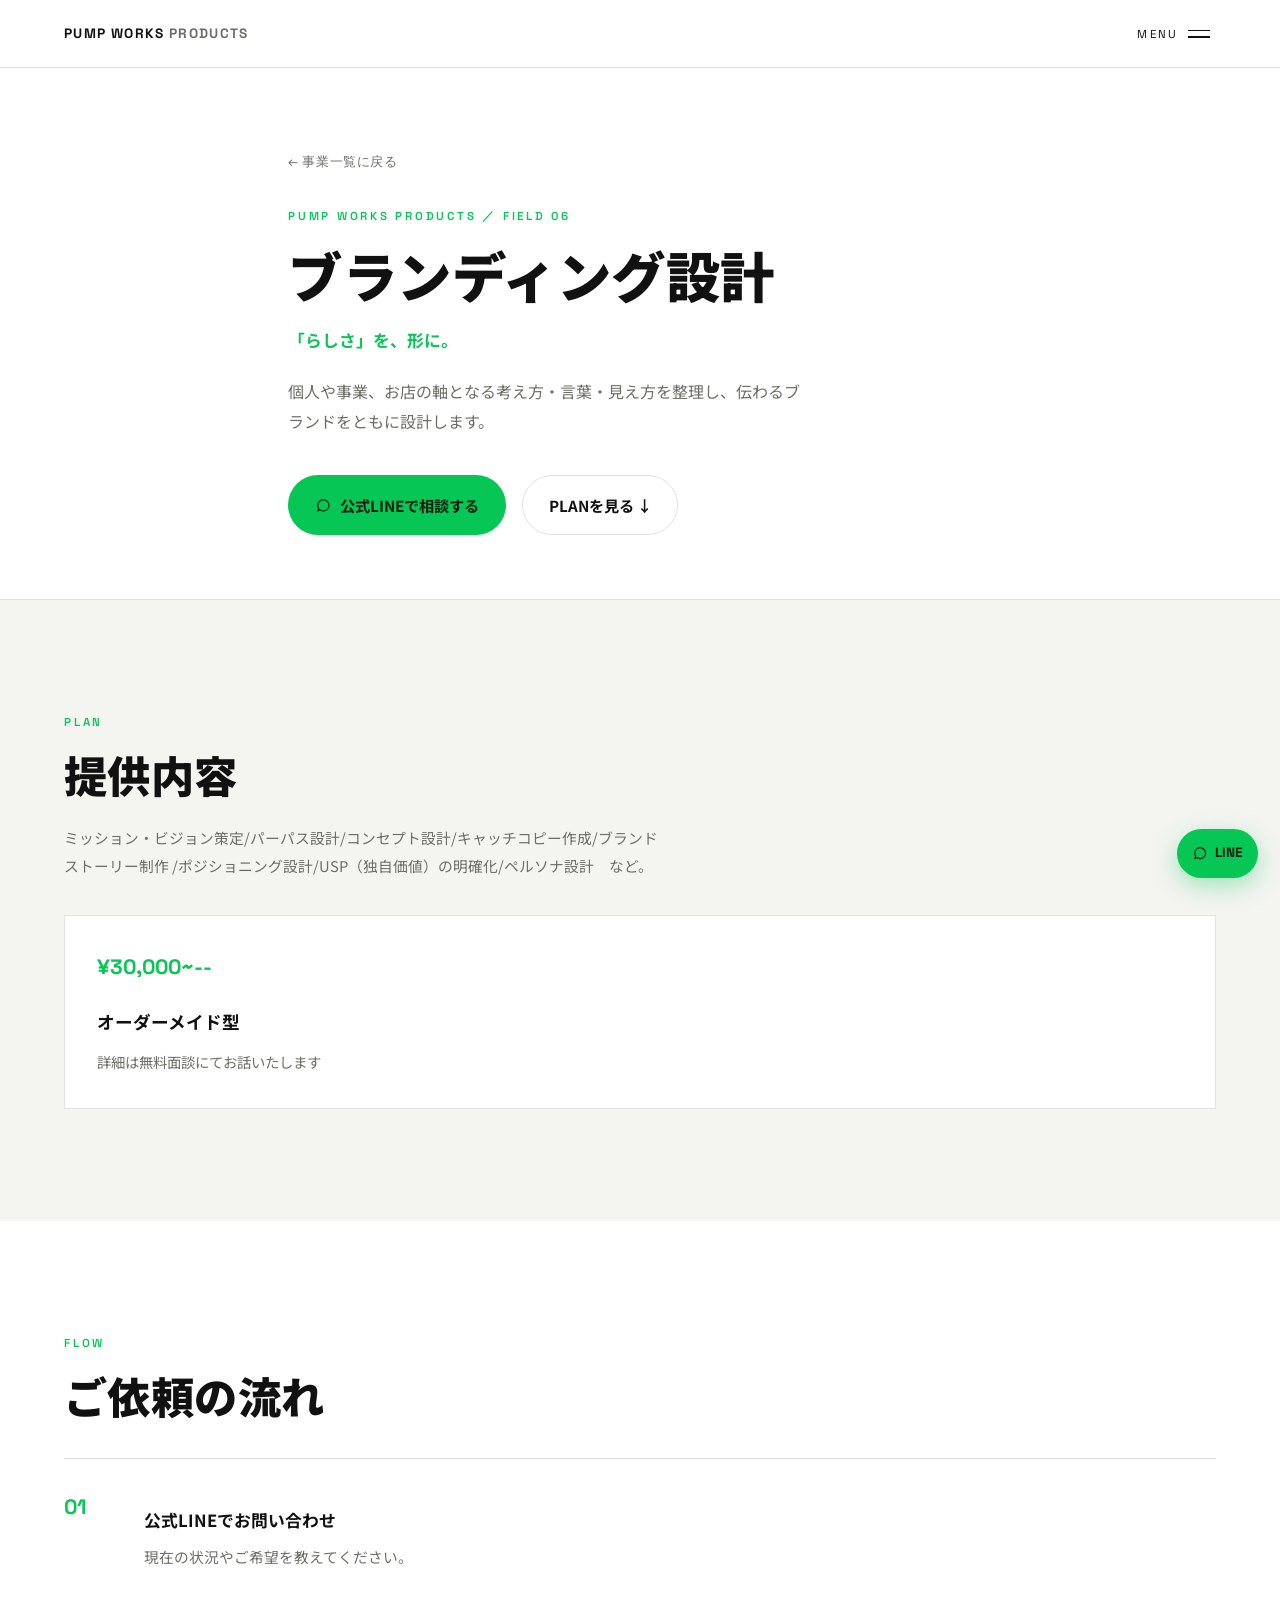
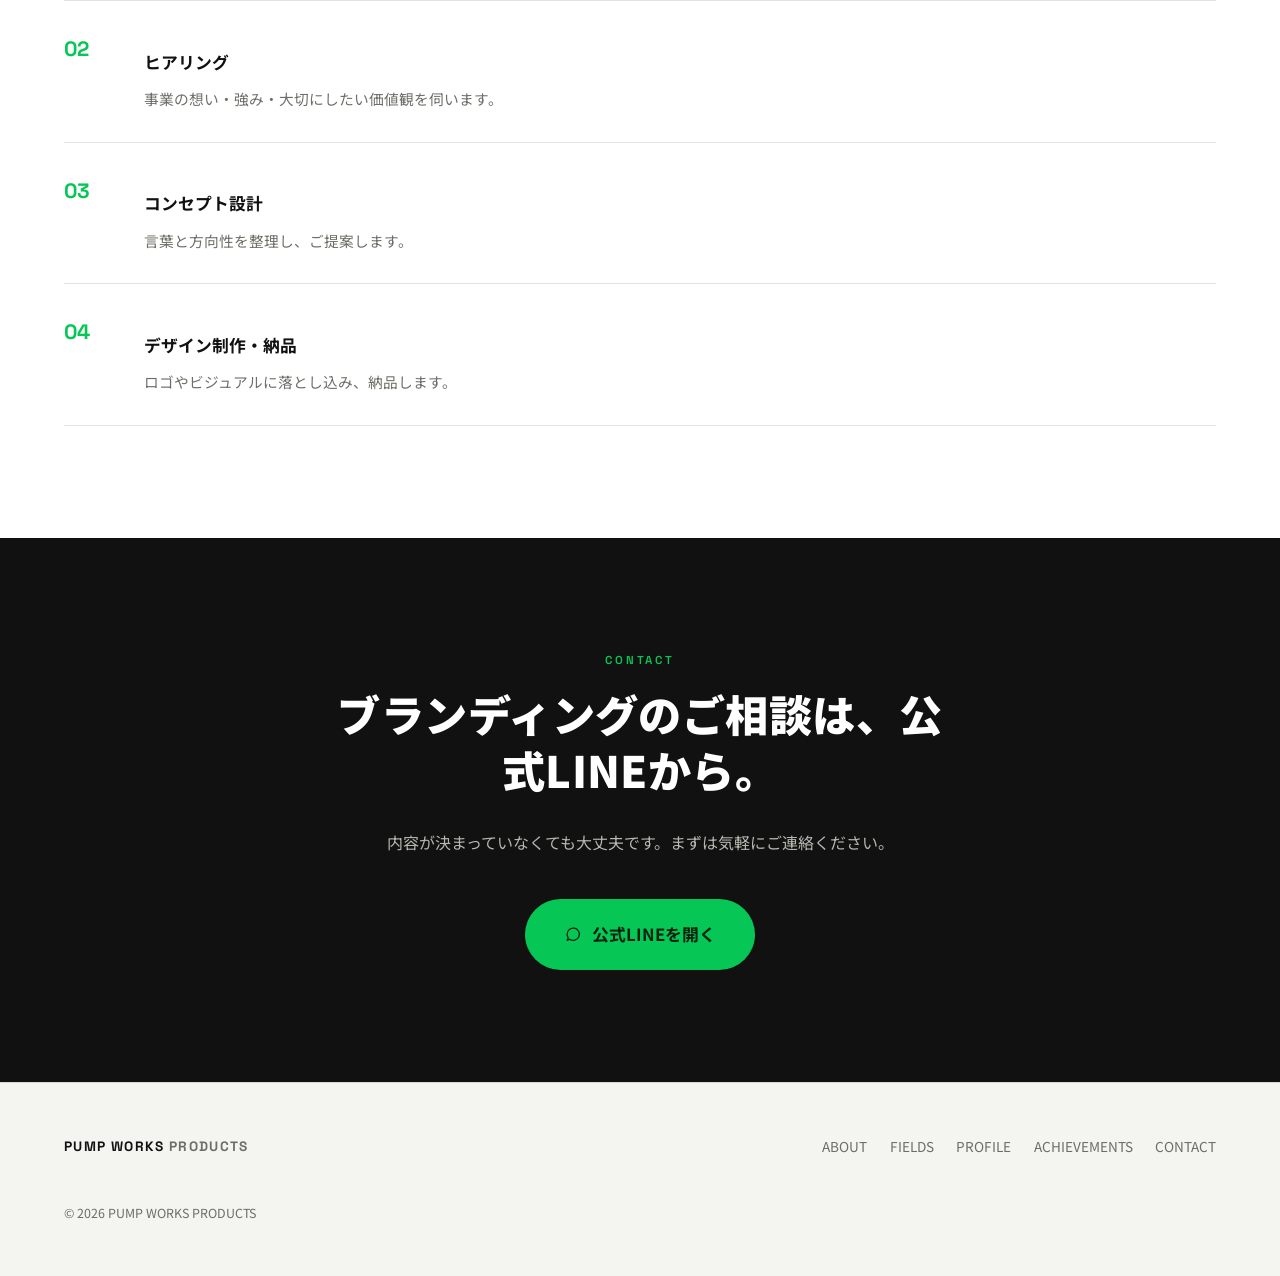
<file: branding.html>
<!DOCTYPE html>
<html lang="ja">
<head>
<meta charset="UTF-8">
<meta name="viewport" content="width=device-width, initial-scale=1.0">
<title>ブランディング設計 | PUMP WORKS PRODUCTS</title>
<meta name="description" content="ブランディング設計（PUMP WORKS PRODUCTS）。事業の軸となる考え方・言葉・見え方を整理し、伝わるブランドを設計します。">

<link rel="preconnect" href="https://fonts.googleapis.com">
<link rel="preconnect" href="https://fonts.gstatic.com" crossorigin>
<link href="https://fonts.googleapis.com/css2?family=Noto+Sans+JP:wght@300;400;500;700;900&family=Space+Grotesk:wght@500;600;700&display=swap" rel="stylesheet">

<link rel="stylesheet" href="styles.css">
</head>
<body>

<a class="skip-link" href="#main">本文へスキップ</a>

<header class="site-header">
  <div class="wrap site-header__inner">
    <a href="index.html" class="brand">PUMP WORKS <span>PRODUCTS</span></a>
    <button class="menu-btn" id="menuBtn" aria-expanded="false" aria-controls="navOverlay">
      <span class="menu-btn__label">MENU</span>
      <span class="menu-btn__icon"><span></span><span></span></span>
    </button>
  </div>
</header>

<nav class="nav-overlay" id="navOverlay">
  <div class="wrap nav-overlay__inner">
    <ol class="nav-overlay__list">
      <li><a href="index.html"><span class="nav-overlay__num">00</span>TOP</a></li>
      <li><a href="index.html#about"><span class="nav-overlay__num">01</span>ABOUT</a></li>
      <li><a href="index.html#business"><span class="nav-overlay__num">02</span>FIELDS</a></li>
      <li><a href="index.html#profile"><span class="nav-overlay__num">03</span>PROFILE</a></li>
      <li><a href="index.html#achievements"><span class="nav-overlay__num">04</span>ACHIEVEMENTS</a></li>
      <li><a href="index.html#contact" class="nav-overlay__line"><span class="nav-overlay__num">05</span>公式LINE</a></li>
    </ol>
  </div>
</nav>

<main id="main">

  <section class="page-hero">
    <div class="wrap page-hero__inner">
      <a href="index.html#business" class="back-link" data-reveal>← 事業一覧に戻る</a>
      <p class="eyebrow" data-reveal>PUMP WORKS PRODUCTS ／ FIELD 06</p>
      <h1 class="page-hero__title" data-reveal>ブランディング設計</h1>
      <p class="page-hero__tagline" data-reveal>「らしさ」を、形に。</p>
      <p class="page-hero__lead" data-reveal>個人や事業、お店の軸となる考え方・言葉・見え方を整理し、伝わるブランドをともに設計します。</p>
      <div class="hero__actions" data-reveal>
        <a href="#contact" class="btn btn--line"><svg class="btn__icon" viewBox="0 0 24 24" fill="none" aria-hidden="true"><path d="M4 12a8 8 0 1 1 3.2 6.4L4 20l1.4-3.6A7.96 7.96 0 0 1 4 12Z" stroke="currentColor" stroke-width="1.6" stroke-linejoin="round"/></svg>公式LINEで相談する</a>
        <a href="#menu" class="btn btn--ghost">PLANを見る ↓</a>
      </div>
    </div>
  </section>

  <section class="section section--menu" id="menu">
    <div class="wrap">
      <p class="eyebrow" data-reveal>PLAN</p>
      <h2 class="section-title" data-reveal>提供内容</h2>
      <p class="section-note" data-reveal>ミッション・ビジョン策定/パーパス設計/コンセプト設計/キャッチコピー作成/ブランドストーリー制作
/ポジショニング設計/USP（独自価値）の明確化/ペルソナ設計　など。</p>
      <div class="menu-grid">
        <article class="menu-card" data-reveal>
          <p class="menu-card__price">¥30,000~--</p>
          <h3 class="menu-card__name">オーダーメイド型</h3>
          <p class="menu-card__desc">詳細は無料面談にてお話いたします</p>
        </article>
      </div>
    </div>
  </section>

  <section class="section section--flow">
    <div class="wrap">
      <p class="eyebrow" data-reveal>FLOW</p>
      <h2 class="section-title" data-reveal>ご依頼の流れ</h2>
      <ol class="process-list">
        <li class="process-step" data-reveal>
          <span class="process-step__num">01</span>
          <div>
            <h3 class="process-step__title">公式LINEでお問い合わせ</h3>
            <p class="process-step__desc">現在の状況やご希望を教えてください。</p>
          </div>
        </li>
        <li class="process-step" data-reveal>
          <span class="process-step__num">02</span>
          <div>
            <h3 class="process-step__title">ヒアリング</h3>
            <p class="process-step__desc">事業の想い・強み・大切にしたい価値観を伺います。</p>
          </div>
        </li>
        <li class="process-step" data-reveal>
          <span class="process-step__num">03</span>
          <div>
            <h3 class="process-step__title">コンセプト設計</h3>
            <p class="process-step__desc">言葉と方向性を整理し、ご提案します。</p>
          </div>
        </li>
        <li class="process-step" data-reveal>
          <span class="process-step__num">04</span>
          <div>
            <h3 class="process-step__title">デザイン制作・納品</h3>
            <p class="process-step__desc">ロゴやビジュアルに落とし込み、納品します。</p>
          </div>
        </li>
      </ol>
    </div>
  </section>

<!--  <section class="section section--faq">
    <div class="wrap">
      <p class="eyebrow" data-reveal>FAQ</p>
      <h2 class="section-title" data-reveal>よくある質問</h2>
      <div class="faq-list">
        <details class="faq-item" data-reveal>
          <summary class="faq-item__q">質問文を入力してください</summary>
          <p class="faq-item__a">回答文をここに記入してください。</p>
        </details>
        <details class="faq-item" data-reveal>
          <summary class="faq-item__q">質問文を入力してください</summary>
          <p class="faq-item__a">回答文をここに記入してください。</p>
        </details>
        <details class="faq-item" data-reveal>
          <summary class="faq-item__q">質問文を入力してください</summary>
          <p class="faq-item__a">回答文をここに記入してください。</p>
        </details>
      </div>
    </div>
  </section> -->

  <section class="section section--contact" id="contact">
    <div class="wrap contact__inner">
      <p class="eyebrow" data-reveal>CONTACT</p>
      <h2 class="section-title section-title--dark" data-reveal>ブランディングのご相談は、公式LINEから。</h2>
      <p class="contact__lead" data-reveal>内容が決まっていなくても大丈夫です。まずは気軽にご連絡ください。</p>
      <a href="https://lin.ee/your-line-id" class="btn btn--line btn--large" data-reveal><svg class="btn__icon" viewBox="0 0 24 24" fill="none" aria-hidden="true"><path d="M4 12a8 8 0 1 1 3.2 6.4L4 20l1.4-3.6A7.96 7.96 0 0 1 4 12Z" stroke="currentColor" stroke-width="1.6" stroke-linejoin="round"/></svg>公式LINEを開く</a>
    </div>
  </section>

</main>

<footer class="site-footer">
  <div class="wrap site-footer__inner">
    <div class="brand brand--footer">PUMP WORKS <span>PRODUCTS</span></div>
    <nav class="site-footer__nav">
      <a href="index.html#about">ABOUT</a>
      <a href="index.html#business">FIELDS</a>
      <a href="index.html#profile">PROFILE</a>
      <a href="index.html#achievements">ACHIEVEMENTS</a>
      <a href="index.html#contact">CONTACT</a>
    </nav>
    <p class="site-footer__copy">&copy; <span id="year"></span> PUMP WORKS PRODUCTS</p>
  </div>
</footer>

<a href="#contact" class="line-float">
  <svg viewBox="0 0 24 24" fill="none" aria-hidden="true"><path d="M4 12a8 8 0 1 1 3.2 6.4L4 20l1.4-3.6A7.96 7.96 0 0 1 4 12Z" stroke="currentColor" stroke-width="1.7" stroke-linejoin="round"/></svg>
  <span>LINE</span>
</a>

<script src="script.js"></script>
</body>
</html>
</file>
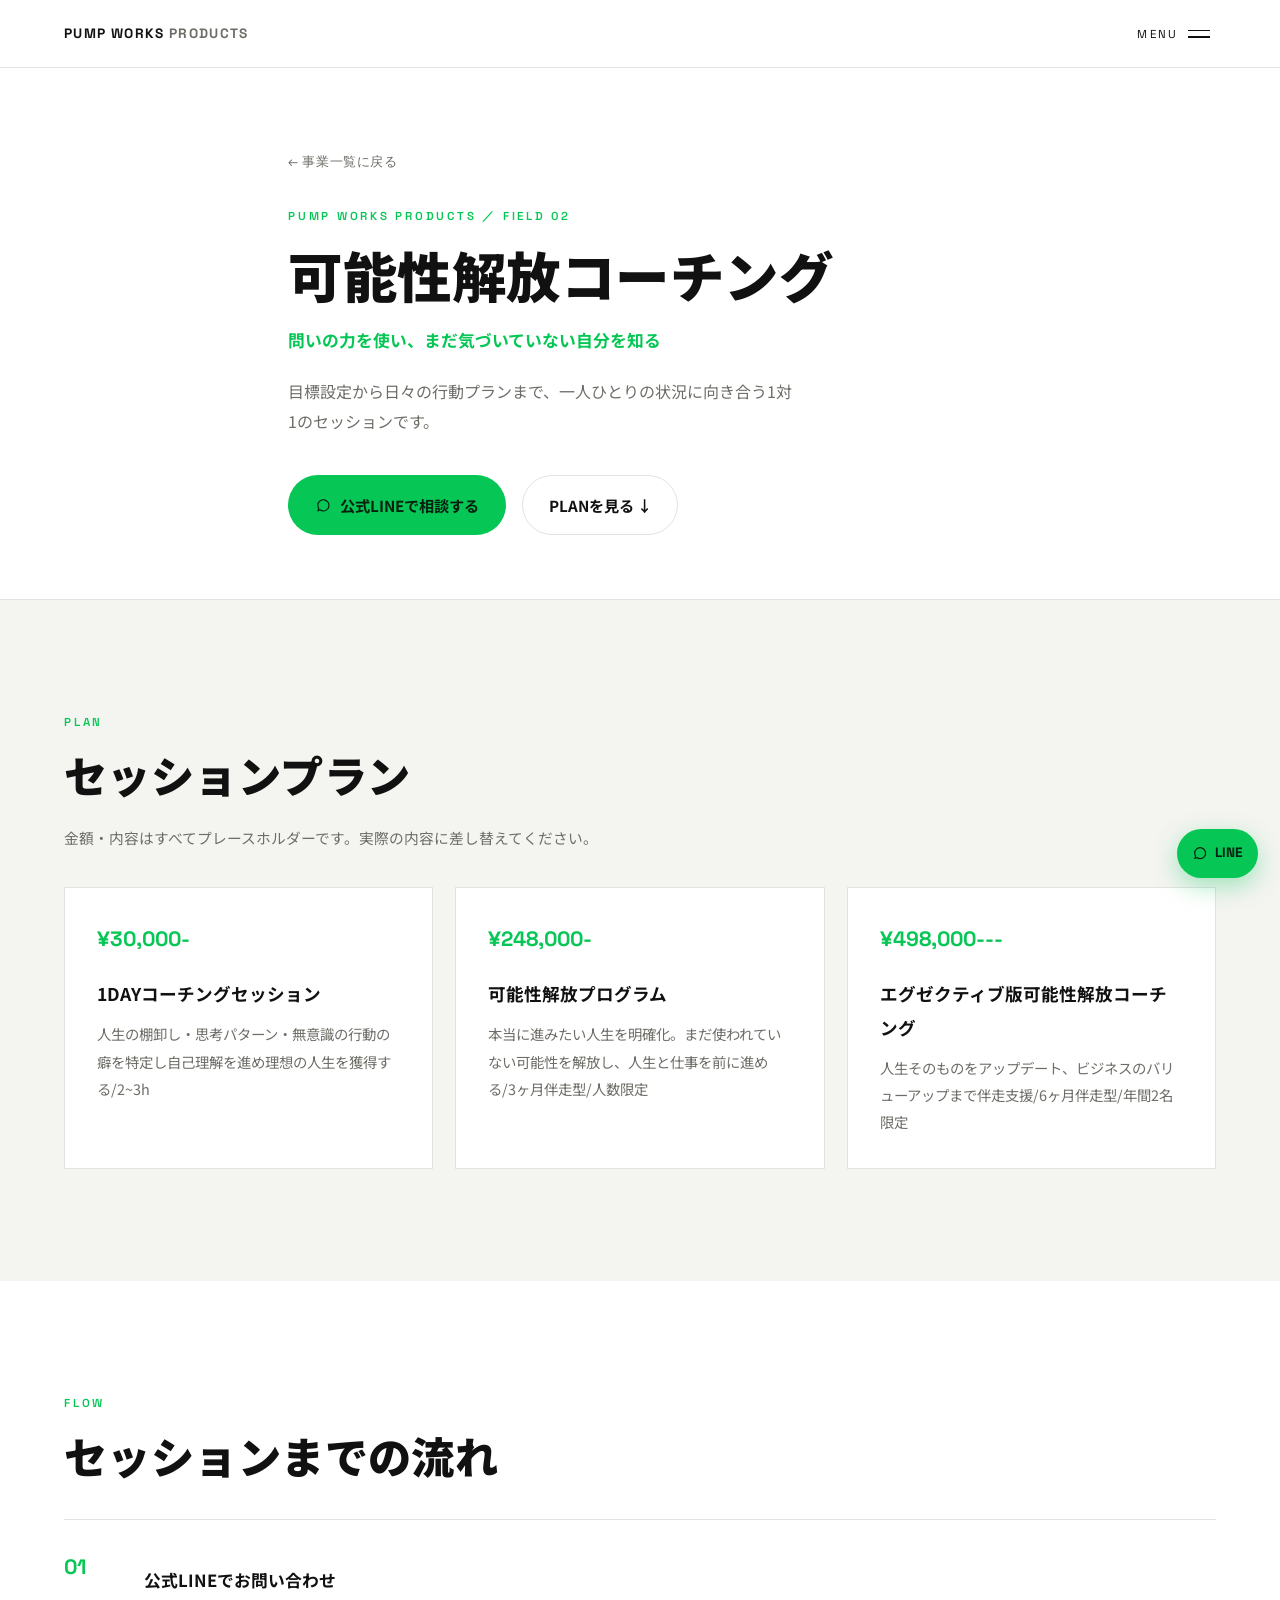
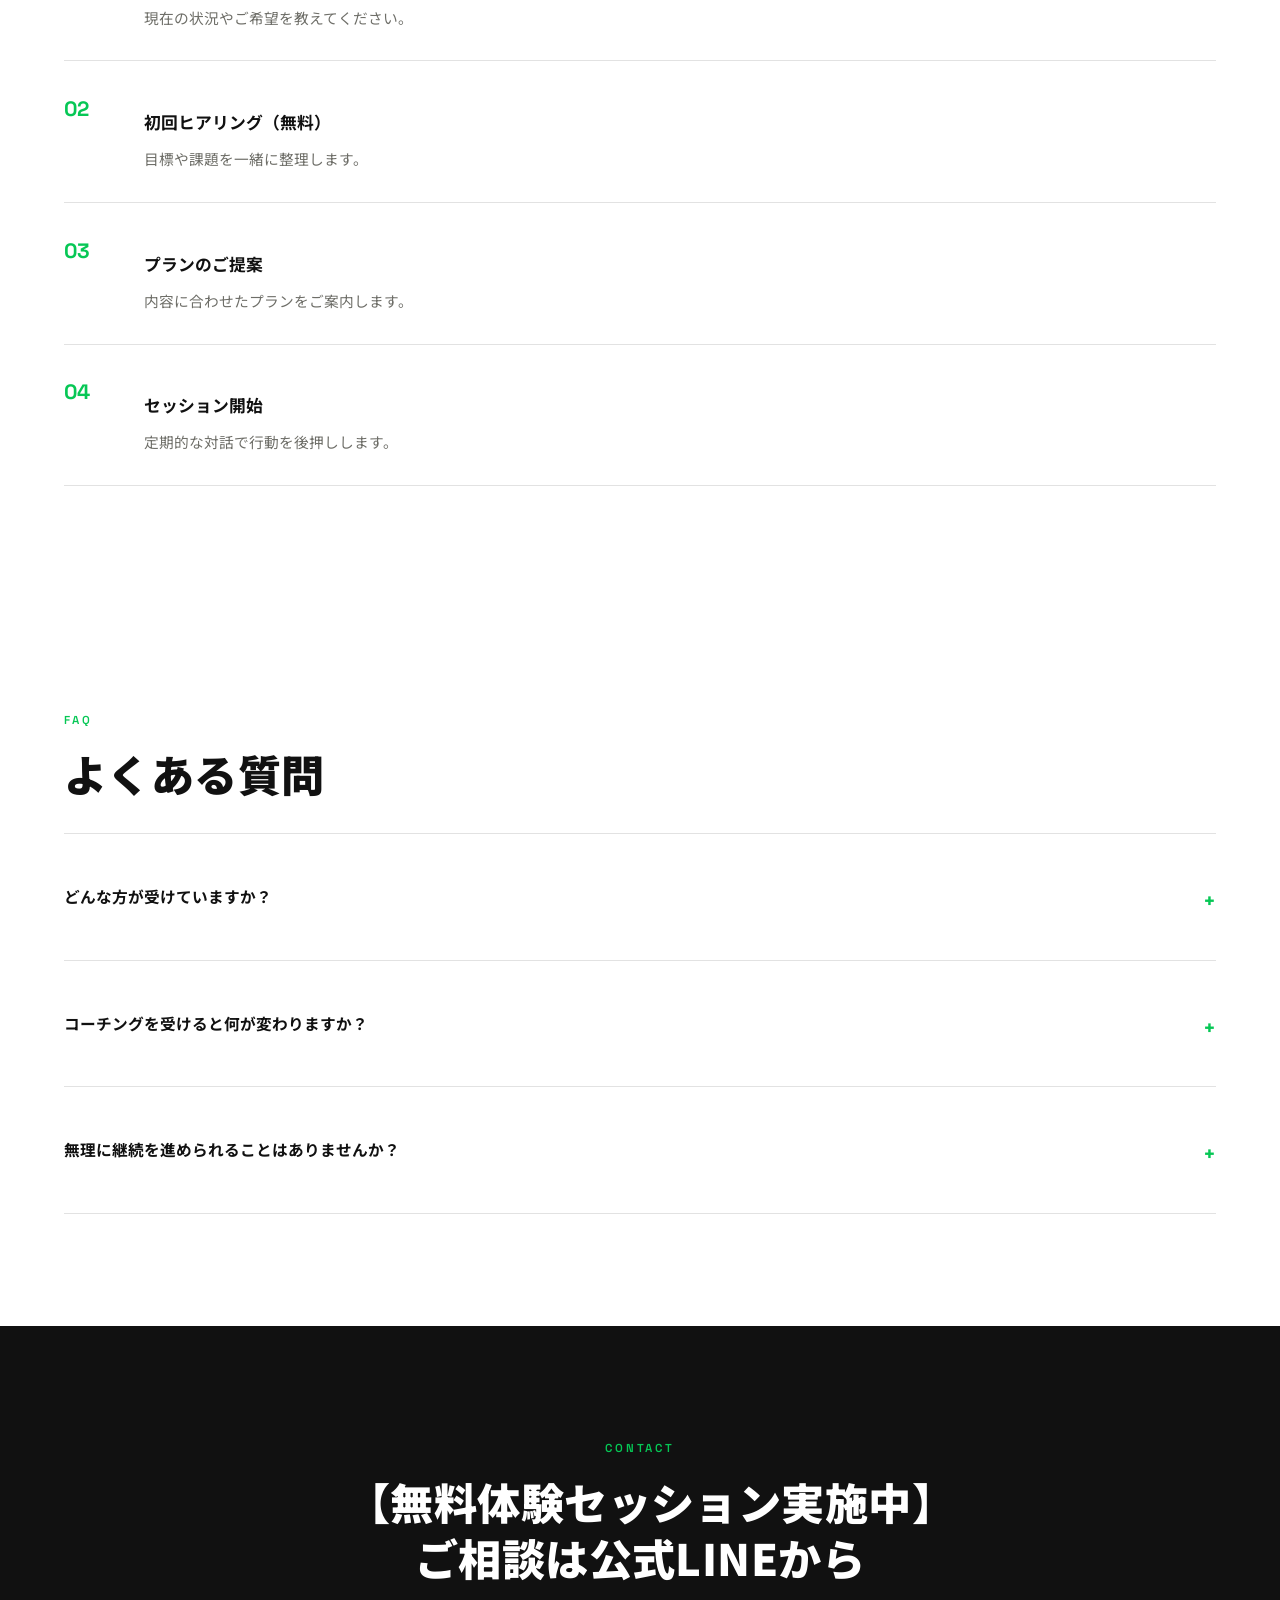
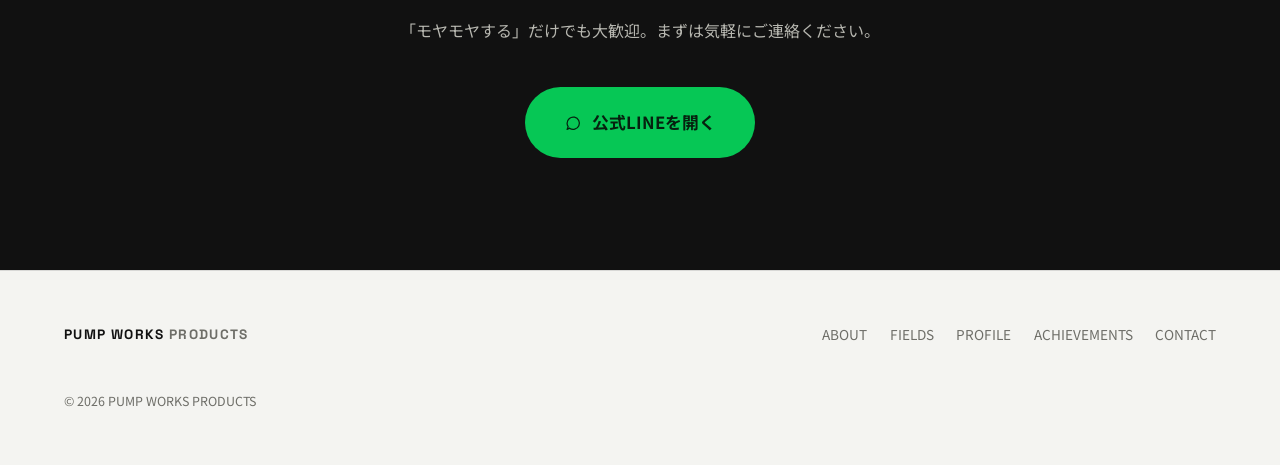
<file: coaching.html>
<!DOCTYPE html>
<html lang="ja">
<head>
<meta charset="UTF-8">
<meta name="viewport" content="width=device-width, initial-scale=1.0">
<title>可能性解放コーチング | PUMP WORKS PRODUCTS</title>
<meta name="description" content="個人コーチングセッション（PUMP WORKS PRODUCTS）。目標設定から行動プランまで、1対1で伴走します。">

<link rel="preconnect" href="https://fonts.googleapis.com">
<link rel="preconnect" href="https://fonts.gstatic.com" crossorigin>
<link href="https://fonts.googleapis.com/css2?family=Noto+Sans+JP:wght@300;400;500;700;900&family=Space+Grotesk:wght@500;600;700&display=swap" rel="stylesheet">

<link rel="stylesheet" href="styles.css">
</head>
<body>

<a class="skip-link" href="#main">本文へスキップ</a>

<header class="site-header">
  <div class="wrap site-header__inner">
    <a href="index.html" class="brand">PUMP WORKS <span>PRODUCTS</span></a>
    <button class="menu-btn" id="menuBtn" aria-expanded="false" aria-controls="navOverlay">
      <span class="menu-btn__label">MENU</span>
      <span class="menu-btn__icon"><span></span><span></span></span>
    </button>
  </div>
</header>

<nav class="nav-overlay" id="navOverlay">
  <div class="wrap nav-overlay__inner">
    <ol class="nav-overlay__list">
      <li><a href="index.html"><span class="nav-overlay__num">00</span>TOP</a></li>
      <li><a href="index.html#about"><span class="nav-overlay__num">01</span>ABOUT</a></li>
      <li><a href="index.html#business"><span class="nav-overlay__num">02</span>FIELDS</a></li>
      <li><a href="index.html#profile"><span class="nav-overlay__num">03</span>PROFILE</a></li>
      <li><a href="index.html#achievements"><span class="nav-overlay__num">04</span>ACHIEVEMENTS</a></li>
      <li><a href="index.html#contact" class="nav-overlay__line"><span class="nav-overlay__num">05</span>公式LINE</a></li>
    </ol>
  </div>
</nav>

<main id="main">

  <section class="page-hero">
    <div class="wrap page-hero__inner">
      <a href="index.html#business" class="back-link" data-reveal>← 事業一覧に戻る</a>
      <p class="eyebrow" data-reveal>PUMP WORKS PRODUCTS ／ FIELD 02</p>
      <h1 class="page-hero__title" data-reveal>可能性解放コーチング</h1>
      <p class="page-hero__tagline" data-reveal>問いの力を使い、まだ気づいていない自分を知る</p>
      <p class="page-hero__lead" data-reveal>目標設定から日々の行動プランまで、一人ひとりの状況に向き合う1対1のセッションです。</p>
      <div class="hero__actions" data-reveal>
        <a href="#contact" class="btn btn--line"><svg class="btn__icon" viewBox="0 0 24 24" fill="none" aria-hidden="true"><path d="M4 12a8 8 0 1 1 3.2 6.4L4 20l1.4-3.6A7.96 7.96 0 0 1 4 12Z" stroke="currentColor" stroke-width="1.6" stroke-linejoin="round"/></svg>公式LINEで相談する</a>
        <a href="#menu" class="btn btn--ghost">PLANを見る ↓</a>
      </div>
    </div>
  </section>

  <section class="section section--menu" id="menu">
    <div class="wrap">
      <p class="eyebrow" data-reveal>PLAN</p>
      <h2 class="section-title" data-reveal>セッションプラン</h2>
      <p class="section-note" data-reveal>金額・内容はすべてプレースホルダーです。実際の内容に差し替えてください。</p>
      <div class="menu-grid">
        <article class="menu-card" data-reveal>
          <p class="menu-card__price">¥30,000-</p>
          <h3 class="menu-card__name">1DAYコーチングセッション</h3>
          <p class="menu-card__desc">人生の棚卸し・思考パターン・無意識の行動の癖を特定し自己理解を進め理想の人生を獲得する/2~3h</p>
        </article>
        <article class="menu-card" data-reveal>
          <p class="menu-card__price">¥248,000-</p>
          <h3 class="menu-card__name">可能性解放プログラム</h3>
          <p class="menu-card__desc">本当に進みたい人生を明確化。まだ使われていない可能性を解放し、人生と仕事を前に進める/3ヶ月伴走型/人数限定</p>
        </article>
        <article class="menu-card" data-reveal>
          <p class="menu-card__price">¥498,000---</p>
          <h3 class="menu-card__name">エグゼクティブ版可能性解放コーチング</h3>
          <p class="menu-card__desc">人生そのものをアップデート、ビジネスのバリューアップまで伴走支援/6ヶ月伴走型/年間2名限定</p>
        </article>
      </div>
    </div>
  </section>

  <section class="section section--flow">
    <div class="wrap">
      <p class="eyebrow" data-reveal>FLOW</p>
      <h2 class="section-title" data-reveal>セッションまでの流れ</h2>
      <ol class="process-list">
        <li class="process-step" data-reveal>
          <span class="process-step__num">01</span>
          <div>
            <h3 class="process-step__title">公式LINEでお問い合わせ</h3>
            <p class="process-step__desc">現在の状況やご希望を教えてください。</p>
          </div>
        </li>
        <li class="process-step" data-reveal>
          <span class="process-step__num">02</span>
          <div>
            <h3 class="process-step__title">初回ヒアリング（無料）</h3>
            <p class="process-step__desc">目標や課題を一緒に整理します。</p>
          </div>
        </li>
        <li class="process-step" data-reveal>
          <span class="process-step__num">03</span>
          <div>
            <h3 class="process-step__title">プランのご提案</h3>
            <p class="process-step__desc">内容に合わせたプランをご案内します。</p>
          </div>
        </li>
        <li class="process-step" data-reveal>
          <span class="process-step__num">04</span>
          <div>
            <h3 class="process-step__title">セッション開始</h3>
            <p class="process-step__desc">定期的な対話で行動を後押しします。</p>
          </div>
        </li>
      </ol>
    </div>
  </section>

  <section class="section section--faq">
    <div class="wrap">
      <p class="eyebrow" data-reveal>FAQ</p>
      <h2 class="section-title" data-reveal>よくある質問</h2>
      <div class="faq-list">
        <details class="faq-item" data-reveal>
          <summary class="faq-item__q">どんな方が受けていますか？</summary>
          <p class="faq-item__a">経営者・管理職・個人事業主など、仕事で責任ある立場の方が中止です。「このままでいいのか」「もっと自分らしく働きたい」と感じている方に選ばれています。</p>
        </details>
        <details class="faq-item" data-reveal>
          <summary class="faq-item__q">コーチングを受けると何が変わりますか？</summary>
          <p class="faq-item__a">すぐに人生が劇的に変わる魔法ではありません。しかし、本当に目指したいゴールが明確になり、迷いが減り、行動に変化が現れます。結果として、仕事や人生の選択に自信を持ち、自分らしく前に進める状態を目指します。</p>
        </details>
        <details class="faq-item" data-reveal>
          <summary class="faq-item__q">無理に継続を進められることはありませんか？</summary>
          <p class="faq-item__a">ありません。ぼくが大切にしているのは、あなたにとって本当に必要なサポートを提供することです。体験セッションを通して、「一人でも進めそう」と感じた場合は、その選択も尊重します。継続をご提案することもありますが、無理な勧誘は一切ありません。</p>
        </details>
      </div>
    </div>
  </section>

  <section class="section section--contact" id="contact">
    <div class="wrap contact__inner">
      <p class="eyebrow" data-reveal>CONTACT</p>
      <h2 class="section-title section-title--dark" data-reveal>【無料体験セッション実施中】ご相談は公式LINEから</h2>
      <p class="contact__lead" data-reveal>「モヤモヤする」だけでも大歓迎。まずは気軽にご連絡ください。</p>
      <a href="https://lin.ee/your-line-id" class="btn btn--line btn--large" data-reveal><svg class="btn__icon" viewBox="0 0 24 24" fill="none" aria-hidden="true"><path d="M4 12a8 8 0 1 1 3.2 6.4L4 20l1.4-3.6A7.96 7.96 0 0 1 4 12Z" stroke="currentColor" stroke-width="1.6" stroke-linejoin="round"/></svg>公式LINEを開く</a>
    </div>
  </section>

</main>

<footer class="site-footer">
  <div class="wrap site-footer__inner">
    <div class="brand brand--footer">PUMP WORKS <span>PRODUCTS</span></div>
    <nav class="site-footer__nav">
      <a href="index.html#about">ABOUT</a>
      <a href="index.html#business">FIELDS</a>
      <a href="index.html#profile">PROFILE</a>
      <a href="index.html#achievements">ACHIEVEMENTS</a>
      <a href="index.html#contact">CONTACT</a>
    </nav>
    <p class="site-footer__copy">&copy; <span id="year"></span> PUMP WORKS PRODUCTS</p>
  </div>
</footer>

<a href="#contact" class="line-float">
  <svg viewBox="0 0 24 24" fill="none" aria-hidden="true"><path d="M4 12a8 8 0 1 1 3.2 6.4L4 20l1.4-3.6A7.96 7.96 0 0 1 4 12Z" stroke="currentColor" stroke-width="1.7" stroke-linejoin="round"/></svg>
  <span>LINE</span>
</a>

<script src="script.js"></script>
</body>
</html>
</file>
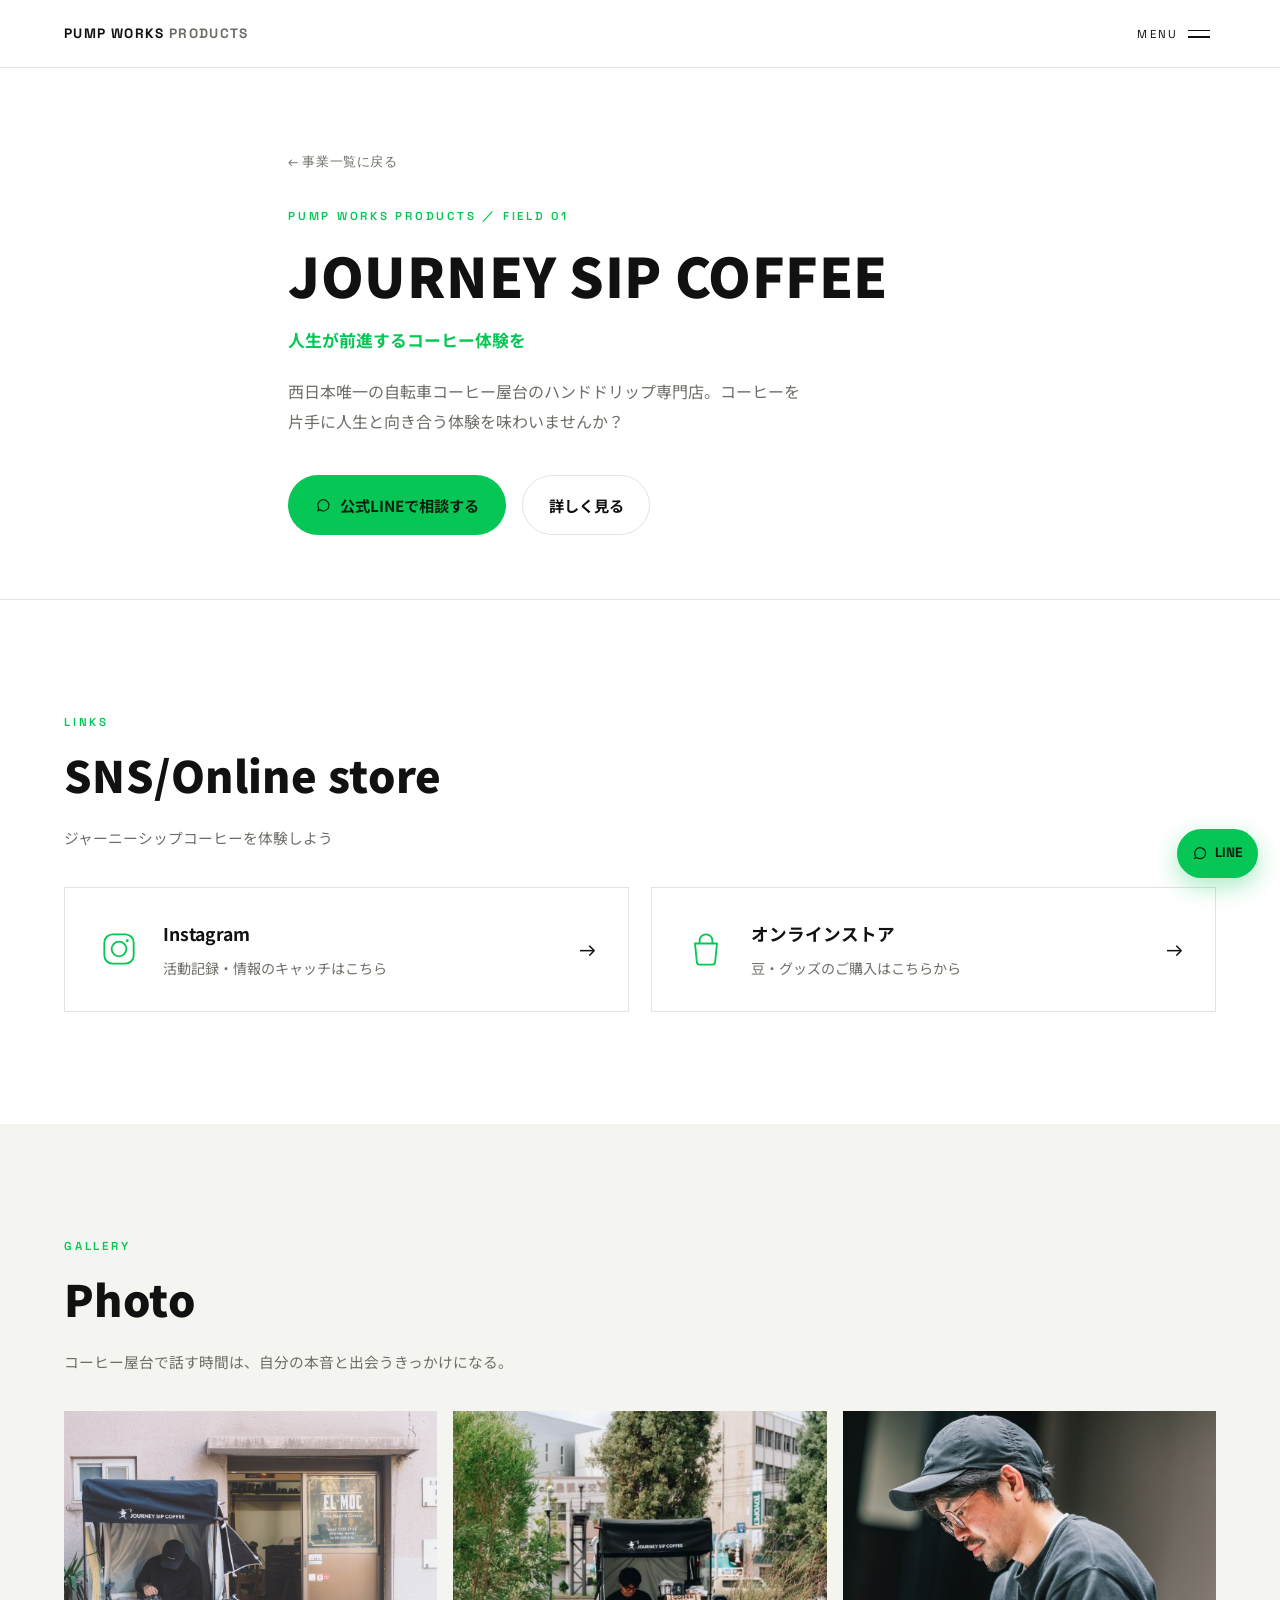
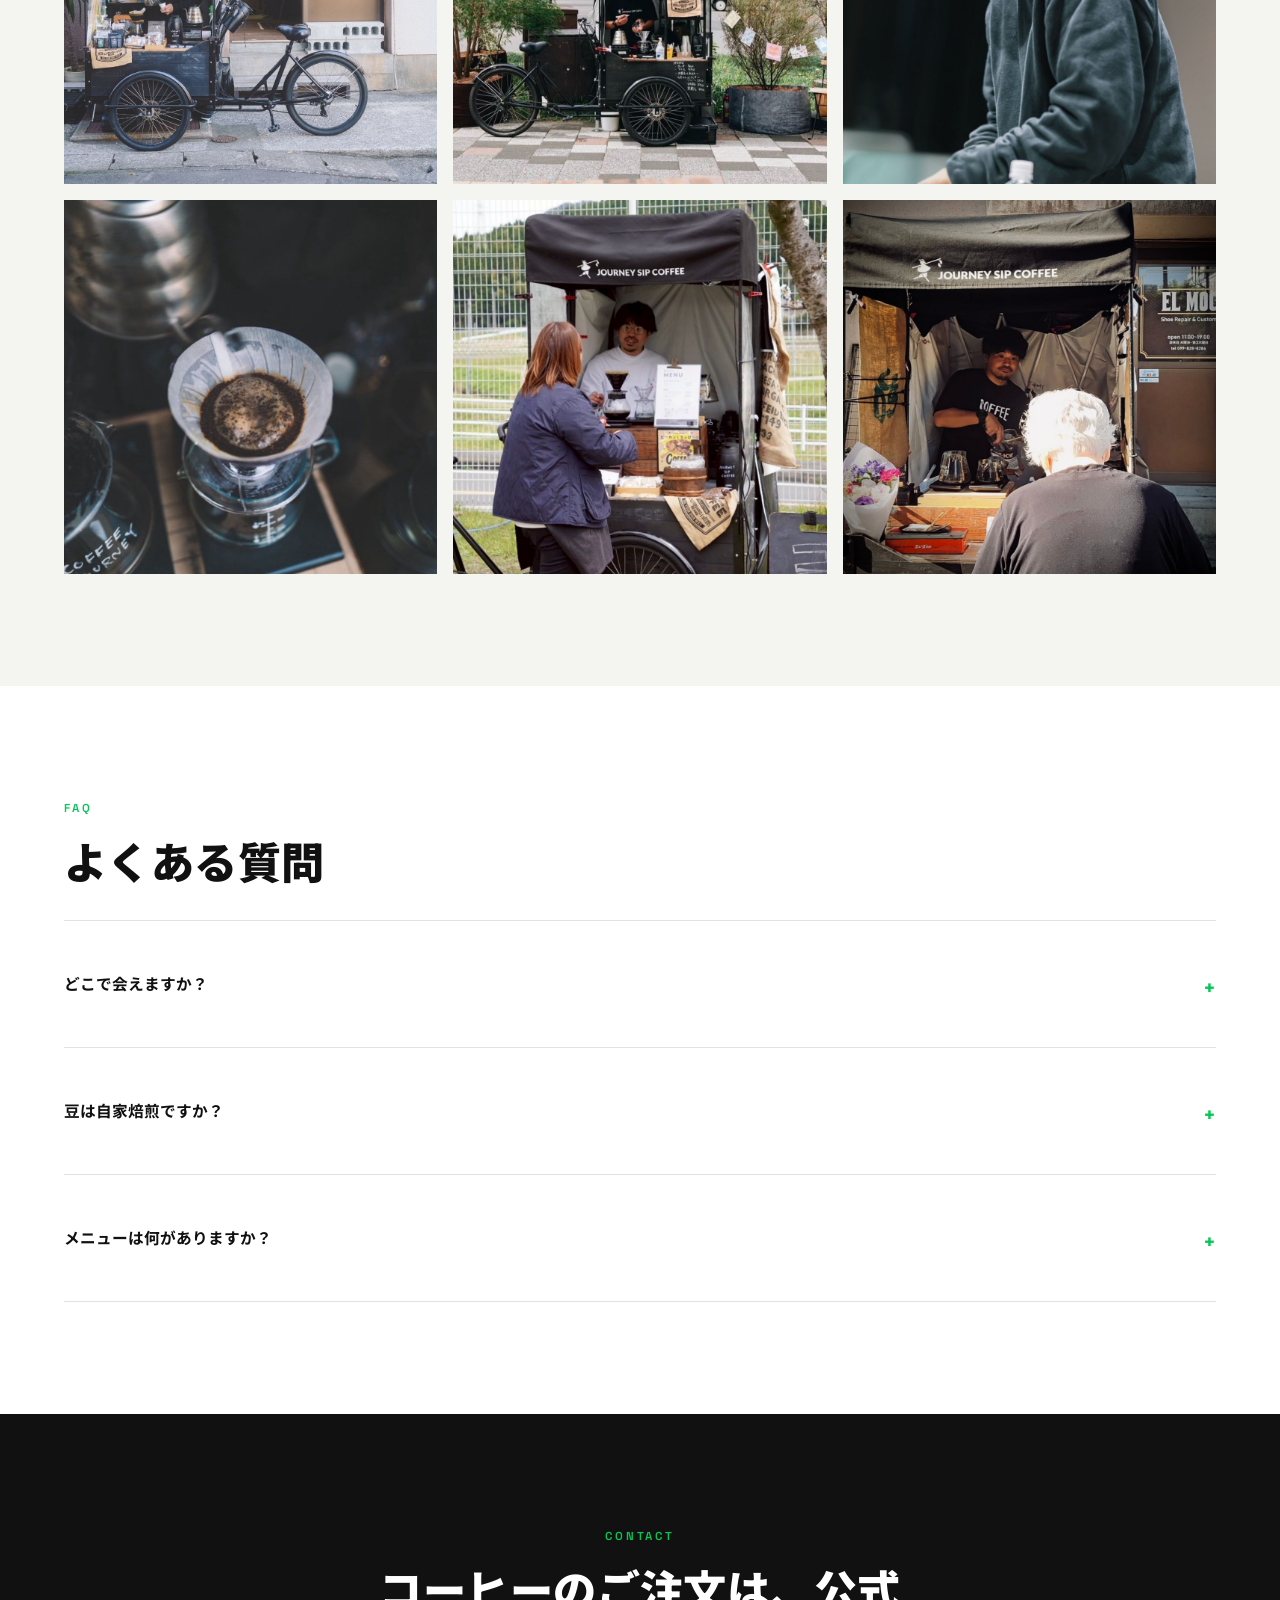
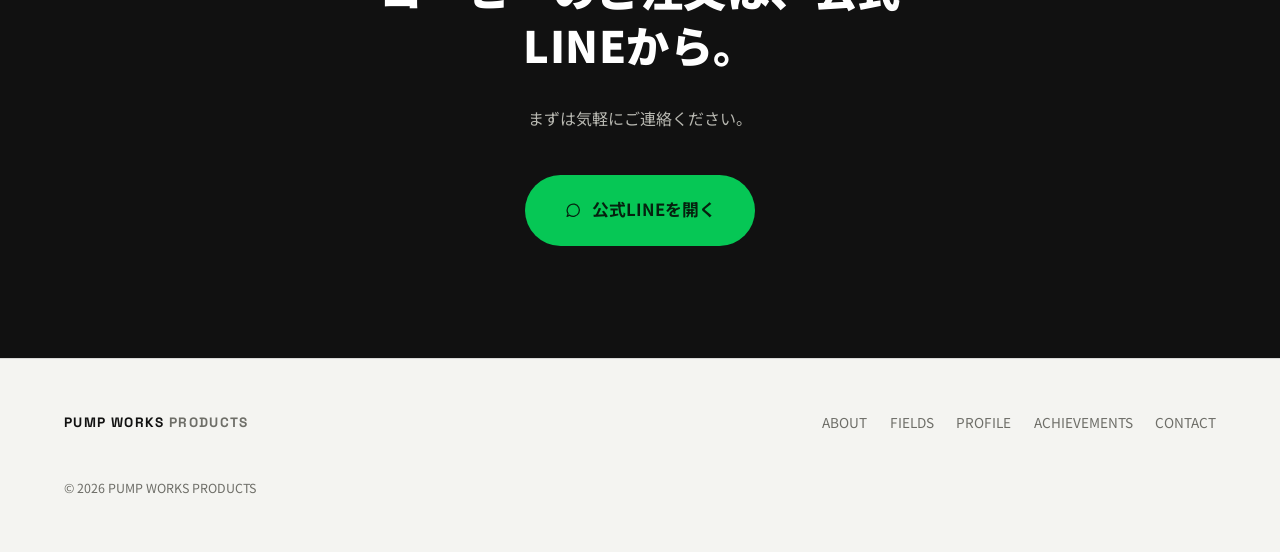
<file: coffee.html>
<!DOCTYPE html>
<html lang="ja">
<head>
<meta charset="UTF-8">
<meta name="viewport" content="width=device-width, initial-scale=1.0">
<title>JOURNEY SIP COFFEE | PUMP WORKS PRODUCTS</title>
<meta name="description" content="JOURNEY SIP COFFEE（PUMP WORKS PRODUCTS）。厳選した豆を一杯ずつ丁寧に。">

<link rel="preconnect" href="https://fonts.googleapis.com">
<link rel="preconnect" href="https://fonts.gstatic.com" crossorigin>
<link href="https://fonts.googleapis.com/css2?family=Noto+Sans+JP:wght@300;400;500;700;900&family=Space+Grotesk:wght@500;600;700&display=swap" rel="stylesheet">

<link rel="stylesheet" href="styles.css">
</head>
<body>

<a class="skip-link" href="#main">本文へスキップ</a>

<header class="site-header">
  <div class="wrap site-header__inner">
    <a href="index.html" class="brand">PUMP WORKS <span>PRODUCTS</span></a>
    <button class="menu-btn" id="menuBtn" aria-expanded="false" aria-controls="navOverlay">
      <span class="menu-btn__label">MENU</span>
      <span class="menu-btn__icon"><span></span><span></span></span>
    </button>
  </div>
</header>

<nav class="nav-overlay" id="navOverlay">
  <div class="wrap nav-overlay__inner">
    <ol class="nav-overlay__list">
      <li><a href="index.html"><span class="nav-overlay__num">00</span>TOP</a></li>
      <li><a href="index.html#about"><span class="nav-overlay__num">01</span>ABOUT</a></li>
      <li><a href="index.html#business"><span class="nav-overlay__num">02</span>FIELDS</a></li>
      <li><a href="index.html#profile"><span class="nav-overlay__num">03</span>PROFILE</a></li>
      <li><a href="index.html#achievements"><span class="nav-overlay__num">04</span>ACHIEVEMENTS</a></li>
      <li><a href="index.html#contact" class="nav-overlay__line"><span class="nav-overlay__num">05</span>公式LINE</a></li>
    </ol>
  </div>
</nav>

<main id="main">

  <section class="page-hero">
    <div class="wrap page-hero__inner">
      <a href="index.html#business" class="back-link" data-reveal>← 事業一覧に戻る</a>
      <p class="eyebrow" data-reveal>PUMP WORKS PRODUCTS ／ FIELD 01</p>
      <h1 class="page-hero__title" data-reveal>JOURNEY SIP COFFEE</h1>
      <p class="page-hero__tagline" data-reveal>人生が前進するコーヒー体験を</p>
      <p class="page-hero__lead" data-reveal>西日本唯一の自転車コーヒー屋台のハンドドリップ専門店。コーヒーを片手に人生と向き合う体験を味わいませんか？</p>
      <div class="hero__actions" data-reveal>
        <a href="#contact" class="btn btn--line"><svg class="btn__icon" viewBox="0 0 24 24" fill="none" aria-hidden="true"><path d="M4 12a8 8 0 1 1 3.2 6.4L4 20l1.4-3.6A7.96 7.96 0 0 1 4 12Z" stroke="currentColor" stroke-width="1.6" stroke-linejoin="round"/></svg>公式LINEで相談する</a>
        <a href="#links" class="btn btn--ghost">詳しく見る</a>
      </div>
    </div>
  </section>

  <section class="section section--links" id="links">
    <div class="wrap">
      <p class="eyebrow" data-reveal>LINKS</p>
      <h2 class="section-title" data-reveal>SNS/Online store</h2>
      <p class="section-note" data-reveal>ジャーニーシップコーヒーを体験しよう</p>
      <div class="link-grid">
        <a href="https://www.instagram.com/journey_sip_coffee/" class="link-card" data-reveal>
          <span class="link-card__icon" aria-hidden="true">
            <svg viewBox="0 0 48 48" fill="none"><rect x="8" y="8" width="32" height="32" rx="9" stroke="currentColor" stroke-width="2"/><circle cx="24" cy="24" r="8" stroke="currentColor" stroke-width="2"/><circle cx="33" cy="15" r="1.6" fill="currentColor"/></svg>
          </span>
          <span class="link-card__body">
            <span class="link-card__label">Instagram</span>
            <span class="link-card__sub">活動記録・情報のキャッチはこちら</span>
          </span>
          <span class="link-card__arrow">→</span>
        </a>
        <a href="https://journeysipcoffee.stores.jp/" class="link-card" data-reveal>
          <span class="link-card__icon" aria-hidden="true">
            <svg viewBox="0 0 48 48" fill="none"><path d="M12 18h24l-2 20a3 3 0 0 1-3 3H17a3 3 0 0 1-3-3l-2-20Z" stroke="currentColor" stroke-width="2" stroke-linejoin="round"/><path d="M17 18v-3a7 7 0 0 1 14 0v3" stroke="currentColor" stroke-width="2"/></svg>
          </span>
          <span class="link-card__body">
            <span class="link-card__label">オンラインストア</span>
            <span class="link-card__sub">豆・グッズのご購入はこちらから</span>
          </span>
          <span class="link-card__arrow">→</span>
        </a>
      </div>
    </div>
  </section>

  <section class="section section--gallery" id="gallery">
    <div class="wrap">
      <p class="eyebrow" data-reveal>GALLERY</p>
      <h2 class="section-title" data-reveal>Photo</h2>
      <p class="section-note" data-reveal>コーヒー屋台で話す時間は、自分の本音と出会うきっかけになる。</p>
      <div class="gallery-grid">
        <div class="gallery-item" data-reveal><img src="images/coffee-1.jpg" alt="" onerror="this.style.visibility='hidden'"></div>
        <div class="gallery-item" data-reveal><img src="images/coffee-2.jpg" alt="" onerror="this.style.visibility='hidden'"></div>
        <div class="gallery-item" data-reveal><img src="images/coffee-3.jpg" alt="" onerror="this.style.visibility='hidden'"></div>
        <div class="gallery-item" data-reveal><img src="images/coffee-4.jpg" alt="" onerror="this.style.visibility='hidden'"></div>
        <div class="gallery-item" data-reveal><img src="images/coffee-5.jpg" alt="" onerror="this.style.visibility='hidden'"></div>
        <div class="gallery-item" data-reveal><img src="images/coffee-6.jpg" alt="" onerror="this.style.visibility='hidden'"></div>
      </div>
    </div>
  </section>

  <section class="section section--faq">
    <div class="wrap">
      <p class="eyebrow" data-reveal>FAQ</p>
      <h2 class="section-title" data-reveal>よくある質問</h2>
      <div class="faq-list">
        <details class="faq-item" data-reveal>
          <summary class="faq-item__q">どこで会えますか？</summary>
          <p class="faq-item__a">Instagramの投稿にある出店情報をご確認ください。</p>
        </details>
        <details class="faq-item" data-reveal>
          <summary class="faq-item__q">豆は自家焙煎ですか？</summary>
          <p class="faq-item__a">店主が生豆から厳選し、焙煎しております</p>
        </details>
        <details class="faq-item" data-reveal>
          <summary class="faq-item__q">メニューは何がありますか？</summary>
          <p class="faq-item__a">当店はハンドドリップ専門店です。その時々で変わるコーヒーを丁寧にハンドドリップで抽出しています。HOT or ICE対応</p>
        </details>
      </div>
    </div>
  </section>

  <section class="section section--contact" id="contact">
    <div class="wrap contact__inner">
      <p class="eyebrow" data-reveal>CONTACT</p>
      <h2 class="section-title section-title--dark" data-reveal>コーヒーのご注文は、公式LINEから。</h2>
      <p class="contact__lead" data-reveal>まずは気軽にご連絡ください。</p>
      <a href="https://lin.ee/your-line-id" class="btn btn--line btn--large" data-reveal><svg class="btn__icon" viewBox="0 0 24 24" fill="none" aria-hidden="true"><path d="M4 12a8 8 0 1 1 3.2 6.4L4 20l1.4-3.6A7.96 7.96 0 0 1 4 12Z" stroke="currentColor" stroke-width="1.6" stroke-linejoin="round"/></svg>公式LINEを開く</a>
    </div>
  </section>

</main>

<footer class="site-footer">
  <div class="wrap site-footer__inner">
    <div class="brand brand--footer">PUMP WORKS <span>PRODUCTS</span></div>
    <nav class="site-footer__nav">
      <a href="index.html#about">ABOUT</a>
      <a href="index.html#business">FIELDS</a>
      <a href="index.html#profile">PROFILE</a>
      <a href="index.html#achievements">ACHIEVEMENTS</a>
      <a href="index.html#contact">CONTACT</a>
    </nav>
    <p class="site-footer__copy">&copy; <span id="year"></span> PUMP WORKS PRODUCTS</p>
  </div>
</footer>

<a href="#contact" class="line-float">
  <svg viewBox="0 0 24 24" fill="none" aria-hidden="true"><path d="M4 12a8 8 0 1 1 3.2 6.4L4 20l1.4-3.6A7.96 7.96 0 0 1 4 12Z" stroke="currentColor" stroke-width="1.7" stroke-linejoin="round"/></svg>
  <span>LINE</span>
</a>

<script src="script.js"></script>
</body>
</html>
</file>
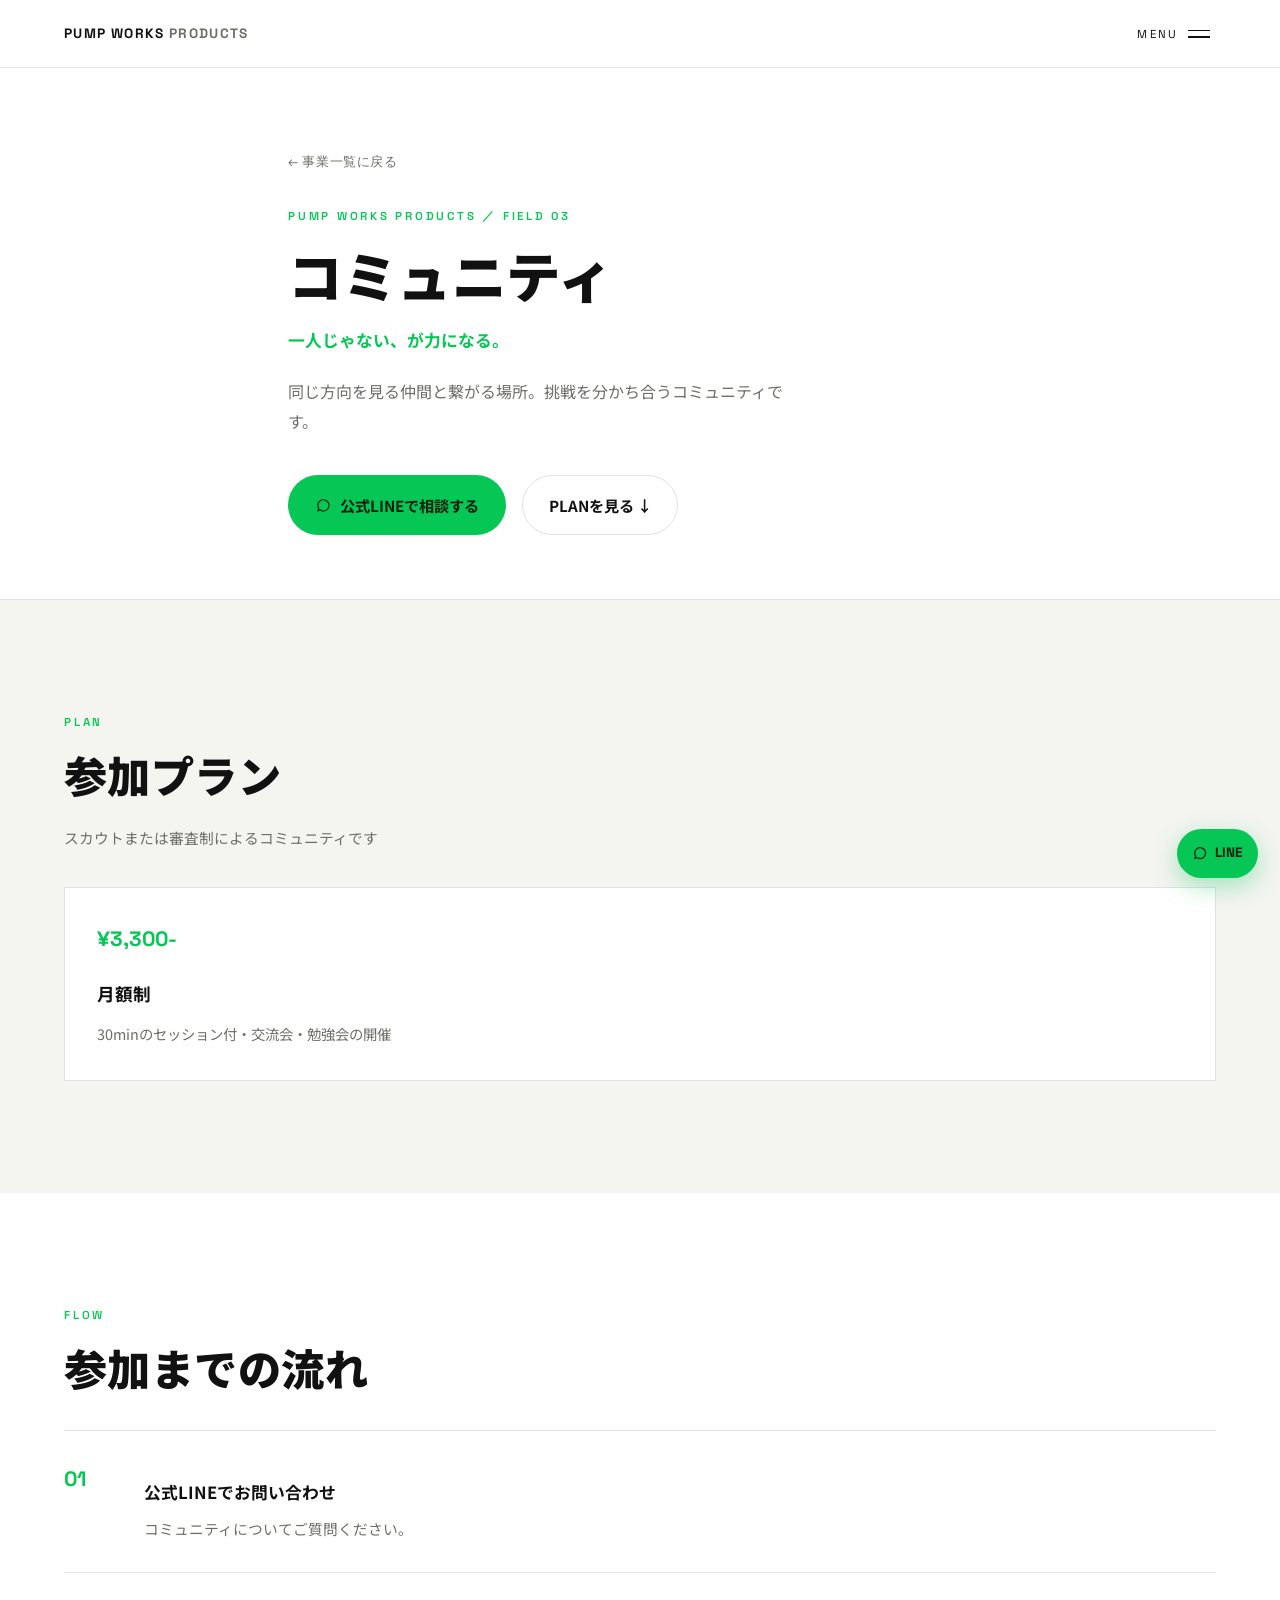
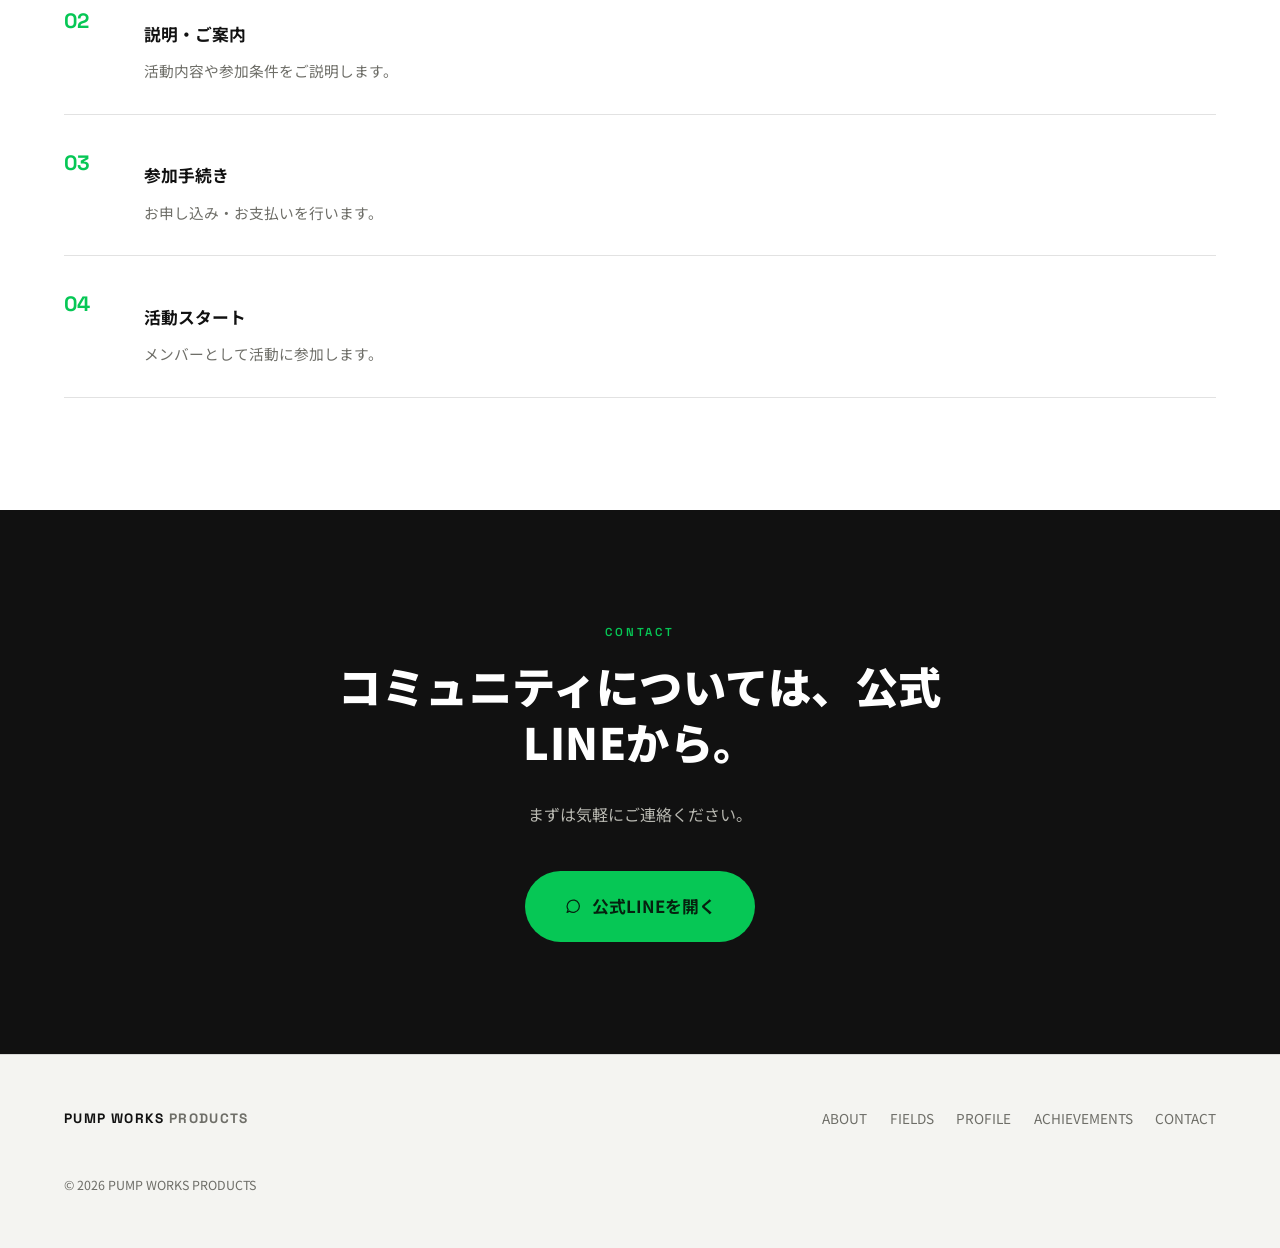
<file: community.html>
<!DOCTYPE html>
<html lang="ja">
<head>
<meta charset="UTF-8">
<meta name="viewport" content="width=device-width, initial-scale=1.0">
<title>コミュニティ | PUMP WORKS PRODUCTS</title>
<meta name="description" content="コミュニティ（PUMP WORKS PRODUCTS）。同じ方向を見る仲間と繋がる、ゆるやかな居場所です。">

<link rel="preconnect" href="https://fonts.googleapis.com">
<link rel="preconnect" href="https://fonts.gstatic.com" crossorigin>
<link href="https://fonts.googleapis.com/css2?family=Noto+Sans+JP:wght@300;400;500;700;900&family=Space+Grotesk:wght@500;600;700&display=swap" rel="stylesheet">

<link rel="stylesheet" href="styles.css">
</head>
<body>

<a class="skip-link" href="#main">本文へスキップ</a>

<header class="site-header">
  <div class="wrap site-header__inner">
    <a href="index.html" class="brand">PUMP WORKS <span>PRODUCTS</span></a>
    <button class="menu-btn" id="menuBtn" aria-expanded="false" aria-controls="navOverlay">
      <span class="menu-btn__label">MENU</span>
      <span class="menu-btn__icon"><span></span><span></span></span>
    </button>
  </div>
</header>

<nav class="nav-overlay" id="navOverlay">
  <div class="wrap nav-overlay__inner">
    <ol class="nav-overlay__list">
      <li><a href="index.html"><span class="nav-overlay__num">00</span>TOP</a></li>
      <li><a href="index.html#about"><span class="nav-overlay__num">01</span>ABOUT</a></li>
      <li><a href="index.html#business"><span class="nav-overlay__num">02</span>FIELDS</a></li>
      <li><a href="index.html#profile"><span class="nav-overlay__num">03</span>PROFILE</a></li>
      <li><a href="index.html#achievements"><span class="nav-overlay__num">04</span>ACHIEVEMENTS</a></li>
      <li><a href="index.html#contact" class="nav-overlay__line"><span class="nav-overlay__num">05</span>公式LINE</a></li>
    </ol>
  </div>
</nav>

<main id="main">

  <section class="page-hero">
    <div class="wrap page-hero__inner">
      <a href="index.html#business" class="back-link" data-reveal>← 事業一覧に戻る</a>
      <p class="eyebrow" data-reveal>PUMP WORKS PRODUCTS ／ FIELD 03</p>
      <h1 class="page-hero__title" data-reveal>コミュニティ</h1>
      <p class="page-hero__tagline" data-reveal>一人じゃない、が力になる。</p>
      <p class="page-hero__lead" data-reveal>同じ方向を見る仲間と繋がる場所。挑戦を分かち合うコミュニティです。</p>
      <div class="hero__actions" data-reveal>
        <a href="#contact" class="btn btn--line"><svg class="btn__icon" viewBox="0 0 24 24" fill="none" aria-hidden="true"><path d="M4 12a8 8 0 1 1 3.2 6.4L4 20l1.4-3.6A7.96 7.96 0 0 1 4 12Z" stroke="currentColor" stroke-width="1.6" stroke-linejoin="round"/></svg>公式LINEで相談する</a>
        <a href="#menu" class="btn btn--ghost">PLANを見る ↓</a>
      </div>
    </div>
  </section>

  <section class="section section--menu" id="menu">
    <div class="wrap">
      <p class="eyebrow" data-reveal>PLAN</p>
      <h2 class="section-title" data-reveal>参加プラン</h2>
      <p class="section-note" data-reveal>スカウトまたは審査制によるコミュニティです</p>
      <div class="menu-grid">
        <article class="menu-card" data-reveal>
          <p class="menu-card__price">¥3,300-</p>
          <h3 class="menu-card__name">月額制</h3>
          <p class="menu-card__desc">30minのセッション付・交流会・勉強会の開催</p>
        </article>
      </div>
    </div>
  </section>

  <section class="section section--flow">
    <div class="wrap">
      <p class="eyebrow" data-reveal>FLOW</p>
      <h2 class="section-title" data-reveal>参加までの流れ</h2>
      <ol class="process-list">
        <li class="process-step" data-reveal>
          <span class="process-step__num">01</span>
          <div>
            <h3 class="process-step__title">公式LINEでお問い合わせ</h3>
            <p class="process-step__desc">コミュニティについてご質問ください。</p>
          </div>
        </li>
        <li class="process-step" data-reveal>
          <span class="process-step__num">02</span>
          <div>
            <h3 class="process-step__title">説明・ご案内</h3>
            <p class="process-step__desc">活動内容や参加条件をご説明します。</p>
          </div>
        </li>
        <li class="process-step" data-reveal>
          <span class="process-step__num">03</span>
          <div>
            <h3 class="process-step__title">参加手続き</h3>
            <p class="process-step__desc">お申し込み・お支払いを行います。</p>
          </div>
        </li>
        <li class="process-step" data-reveal>
          <span class="process-step__num">04</span>
          <div>
            <h3 class="process-step__title">活動スタート</h3>
            <p class="process-step__desc">メンバーとして活動に参加します。</p>
          </div>
        </li>
      </ol>
    </div>
  </section>

  <!--<section class="section section--faq">
    <div class="wrap">
      <p class="eyebrow" data-reveal>FAQ</p>
      <h2 class="section-title" data-reveal>よくある質問</h2>
      <div class="faq-list">
        <details class="faq-item" data-reveal>
          <summary class="faq-item__q">質問文を入力してください</summary>
          <p class="faq-item__a">回答文をここに記入してください。</p>
        </details>
        <details class="faq-item" data-reveal>
          <summary class="faq-item__q">質問文を入力してください</summary>
          <p class="faq-item__a">回答文をここに記入してください。</p>
        </details>
        <details class="faq-item" data-reveal>
          <summary class="faq-item__q">質問文を入力してください</summary>
          <p class="faq-item__a">回答文をここに記入してください。</p>
        </details>
      </div>
    </div>
  </section> -->

  <section class="section section--contact" id="contact">
    <div class="wrap contact__inner">
      <p class="eyebrow" data-reveal>CONTACT</p>
      <h2 class="section-title section-title--dark" data-reveal>コミュニティについては、公式LINEから。</h2>
      <p class="contact__lead" data-reveal>まずは気軽にご連絡ください。</p>
      <a href="https://lin.ee/your-line-id" class="btn btn--line btn--large" data-reveal><svg class="btn__icon" viewBox="0 0 24 24" fill="none" aria-hidden="true"><path d="M4 12a8 8 0 1 1 3.2 6.4L4 20l1.4-3.6A7.96 7.96 0 0 1 4 12Z" stroke="currentColor" stroke-width="1.6" stroke-linejoin="round"/></svg>公式LINEを開く</a>
    </div>
  </section>

</main>

<footer class="site-footer">
  <div class="wrap site-footer__inner">
    <div class="brand brand--footer">PUMP WORKS <span>PRODUCTS</span></div>
    <nav class="site-footer__nav">
      <a href="index.html#about">ABOUT</a>
      <a href="index.html#business">FIELDS</a>
      <a href="index.html#profile">PROFILE</a>
      <a href="index.html#achievements">ACHIEVEMENTS</a>
      <a href="index.html#contact">CONTACT</a>
    </nav>
    <p class="site-footer__copy">&copy; <span id="year"></span> PUMP WORKS PRODUCTS</p>
  </div>
</footer>

<a href="#contact" class="line-float">
  <svg viewBox="0 0 24 24" fill="none" aria-hidden="true"><path d="M4 12a8 8 0 1 1 3.2 6.4L4 20l1.4-3.6A7.96 7.96 0 0 1 4 12Z" stroke="currentColor" stroke-width="1.7" stroke-linejoin="round"/></svg>
  <span>LINE</span>
</a>

<script src="script.js"></script>
</body>
</html>
</file>
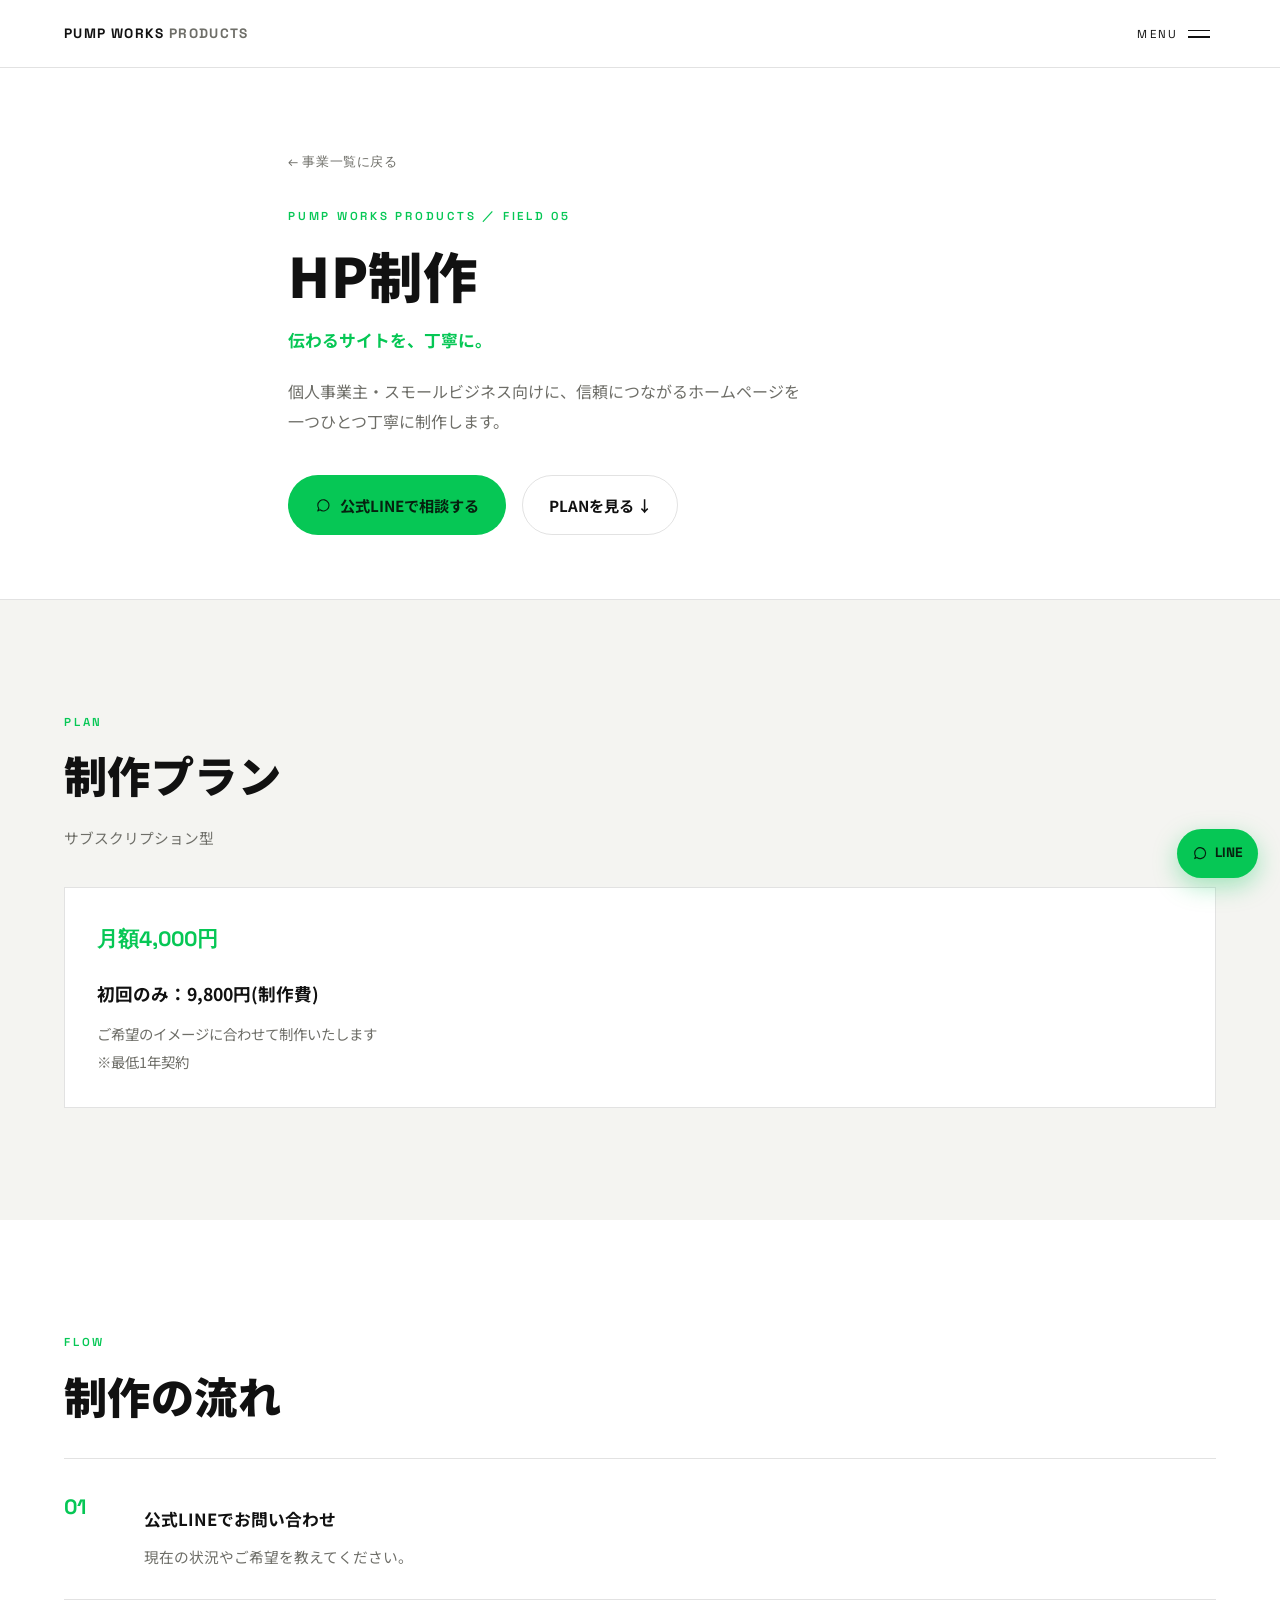
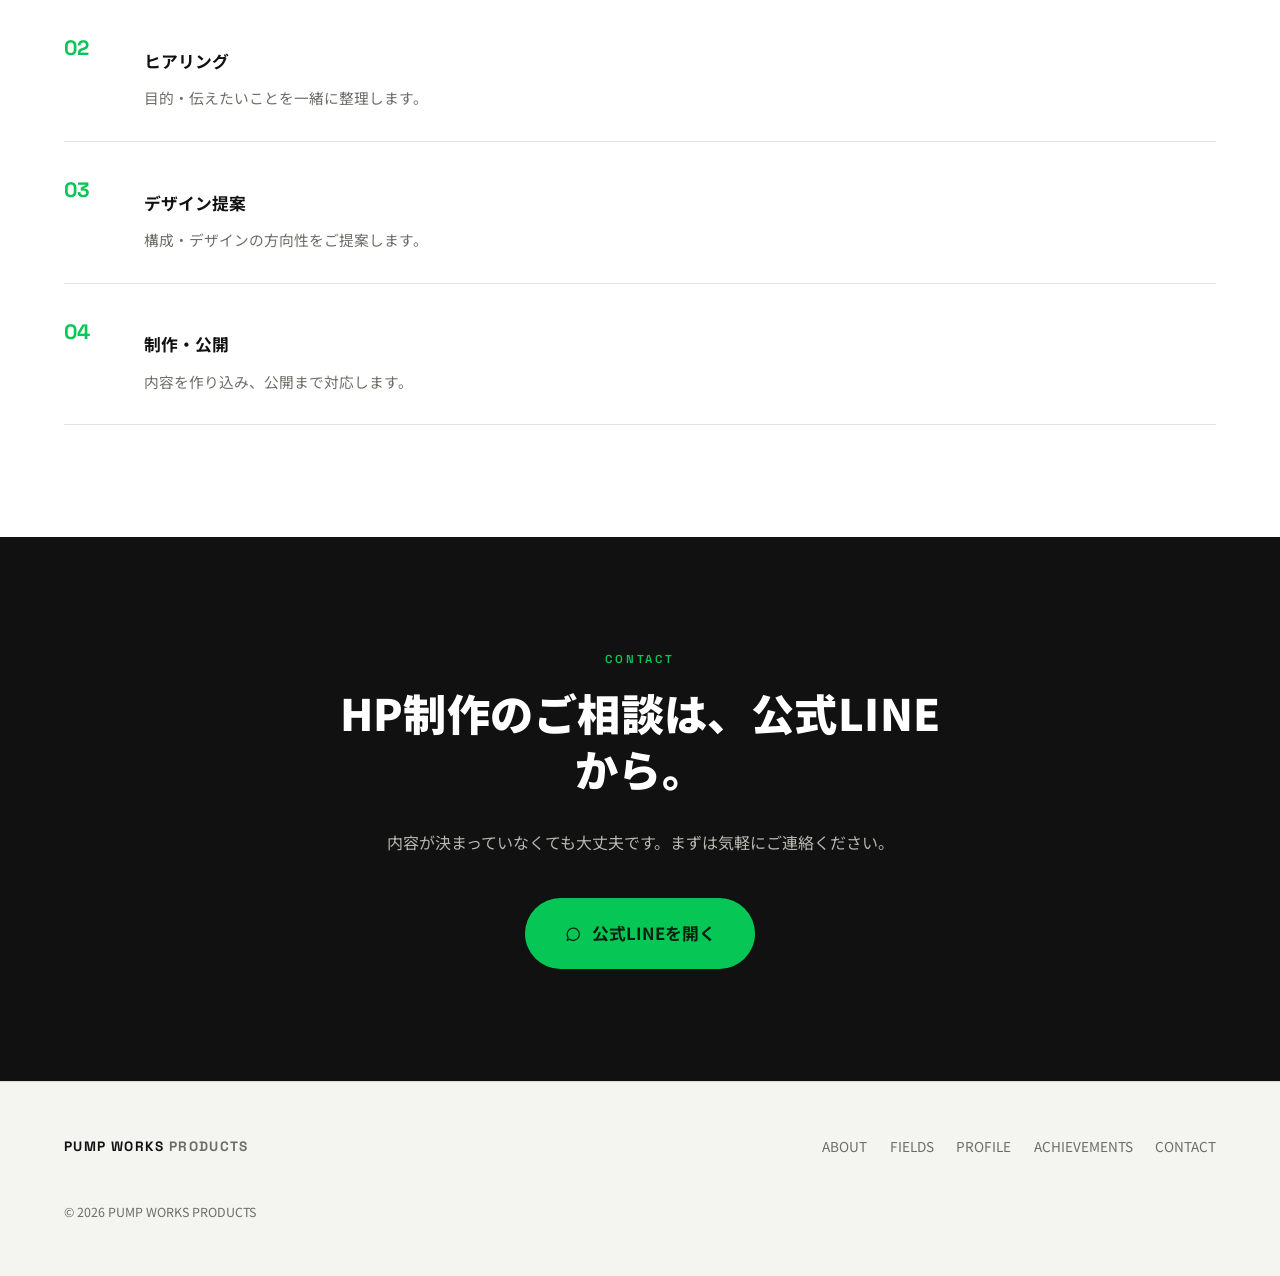
<file: hp.html>
<!DOCTYPE html>
<html lang="ja">
<head>
<meta charset="UTF-8">
<meta name="viewport" content="width=device-width, initial-scale=1.0">
<title>HP制作 | PUMP WORKS PRODUCTS</title>
<meta name="description" content="HP制作（PUMP WORKS PRODUCTS）。個人事業主・スモールビジネス向けに、信頼につながるホームページを制作します。">

<link rel="preconnect" href="https://fonts.googleapis.com">
<link rel="preconnect" href="https://fonts.gstatic.com" crossorigin>
<link href="https://fonts.googleapis.com/css2?family=Noto+Sans+JP:wght@300;400;500;700;900&family=Space+Grotesk:wght@500;600;700&display=swap" rel="stylesheet">

<link rel="stylesheet" href="styles.css">
</head>
<body>

<a class="skip-link" href="#main">本文へスキップ</a>

<header class="site-header">
  <div class="wrap site-header__inner">
    <a href="index.html" class="brand">PUMP WORKS <span>PRODUCTS</span></a>
    <button class="menu-btn" id="menuBtn" aria-expanded="false" aria-controls="navOverlay">
      <span class="menu-btn__label">MENU</span>
      <span class="menu-btn__icon"><span></span><span></span></span>
    </button>
  </div>
</header>

<nav class="nav-overlay" id="navOverlay">
  <div class="wrap nav-overlay__inner">
    <ol class="nav-overlay__list">
      <li><a href="index.html"><span class="nav-overlay__num">00</span>TOP</a></li>
      <li><a href="index.html#about"><span class="nav-overlay__num">01</span>ABOUT</a></li>
      <li><a href="index.html#business"><span class="nav-overlay__num">02</span>FIELDS</a></li>
      <li><a href="index.html#profile"><span class="nav-overlay__num">03</span>PROFILE</a></li>
      <li><a href="index.html#achievements"><span class="nav-overlay__num">04</span>ACHIEVEMENTS</a></li>
      <li><a href="index.html#contact" class="nav-overlay__line"><span class="nav-overlay__num">05</span>公式LINE</a></li>
    </ol>
  </div>
</nav>

<main id="main">

  <section class="page-hero">
    <div class="wrap page-hero__inner">
      <a href="index.html#business" class="back-link" data-reveal>← 事業一覧に戻る</a>
      <p class="eyebrow" data-reveal>PUMP WORKS PRODUCTS ／ FIELD 05</p>
      <h1 class="page-hero__title" data-reveal>HP制作</h1>
      <p class="page-hero__tagline" data-reveal>伝わるサイトを、丁寧に。</p>
      <p class="page-hero__lead" data-reveal>個人事業主・スモールビジネス向けに、信頼につながるホームページを一つひとつ丁寧に制作します。</p>
      <div class="hero__actions" data-reveal>
        <a href="#contact" class="btn btn--line"><svg class="btn__icon" viewBox="0 0 24 24" fill="none" aria-hidden="true"><path d="M4 12a8 8 0 1 1 3.2 6.4L4 20l1.4-3.6A7.96 7.96 0 0 1 4 12Z" stroke="currentColor" stroke-width="1.6" stroke-linejoin="round"/></svg>公式LINEで相談する</a>
        <a href="#menu" class="btn btn--ghost">PLANを見る ↓</a>
      </div>
    </div>
  </section>

  <section class="section section--menu" id="menu">
    <div class="wrap">
      <p class="eyebrow" data-reveal>PLAN</p>
      <h2 class="section-title" data-reveal>制作プラン</h2>
      <p class="section-note" data-reveal>サブスクリプション型</p>
      <div class="menu-grid">
        <article class="menu-card" data-reveal>
          <p class="menu-card__price">月額4,000円</p>
          <h3 class="menu-card__name">初回のみ：9,800円(制作費)</h3>
          <p class="menu-card__desc">ご希望のイメージに合わせて制作いたします<br>※最低1年契約</p>
        </article>
      </div>
    </div>
  </section>

  <section class="section section--flow">
    <div class="wrap">
      <p class="eyebrow" data-reveal>FLOW</p>
      <h2 class="section-title" data-reveal>制作の流れ</h2>
      <ol class="process-list">
        <li class="process-step" data-reveal>
          <span class="process-step__num">01</span>
          <div>
            <h3 class="process-step__title">公式LINEでお問い合わせ</h3>
            <p class="process-step__desc">現在の状況やご希望を教えてください。</p>
          </div>
        </li>
        <li class="process-step" data-reveal>
          <span class="process-step__num">02</span>
          <div>
            <h3 class="process-step__title">ヒアリング</h3>
            <p class="process-step__desc">目的・伝えたいことを一緒に整理します。</p>
          </div>
        </li>
        <li class="process-step" data-reveal>
          <span class="process-step__num">03</span>
          <div>
            <h3 class="process-step__title">デザイン提案</h3>
            <p class="process-step__desc">構成・デザインの方向性をご提案します。</p>
          </div>
        </li>
        <li class="process-step" data-reveal>
          <span class="process-step__num">04</span>
          <div>
            <h3 class="process-step__title">制作・公開</h3>
            <p class="process-step__desc">内容を作り込み、公開まで対応します。</p>
          </div>
        </li>
      </ol>
    </div>
  </section>
      </div>
    </div>
  </section>

  <section class="section section--contact" id="contact">
    <div class="wrap contact__inner">
      <p class="eyebrow" data-reveal>CONTACT</p>
      <h2 class="section-title section-title--dark" data-reveal>HP制作のご相談は、公式LINEから。</h2>
      <p class="contact__lead" data-reveal>内容が決まっていなくても大丈夫です。まずは気軽にご連絡ください。</p>
      <a href="https://lin.ee/your-line-id" class="btn btn--line btn--large" data-reveal><svg class="btn__icon" viewBox="0 0 24 24" fill="none" aria-hidden="true"><path d="M4 12a8 8 0 1 1 3.2 6.4L4 20l1.4-3.6A7.96 7.96 0 0 1 4 12Z" stroke="currentColor" stroke-width="1.6" stroke-linejoin="round"/></svg>公式LINEを開く</a>
    </div>
  </section>

</main>

<footer class="site-footer">
  <div class="wrap site-footer__inner">
    <div class="brand brand--footer">PUMP WORKS <span>PRODUCTS</span></div>
    <nav class="site-footer__nav">
      <a href="index.html#about">ABOUT</a>
      <a href="index.html#business">FIELDS</a>
      <a href="index.html#profile">PROFILE</a>
      <a href="index.html#achievements">ACHIEVEMENTS</a>
      <a href="index.html#contact">CONTACT</a>
    </nav>
    <p class="site-footer__copy">&copy; <span id="year"></span> PUMP WORKS PRODUCTS</p>
  </div>
</footer>

<a href="#contact" class="line-float">
  <svg viewBox="0 0 24 24" fill="none" aria-hidden="true"><path d="M4 12a8 8 0 1 1 3.2 6.4L4 20l1.4-3.6A7.96 7.96 0 0 1 4 12Z" stroke="currentColor" stroke-width="1.7" stroke-linejoin="round"/></svg>
  <span>LINE</span>
</a>

<script src="script.js"></script>
</body>
</html>
</file>
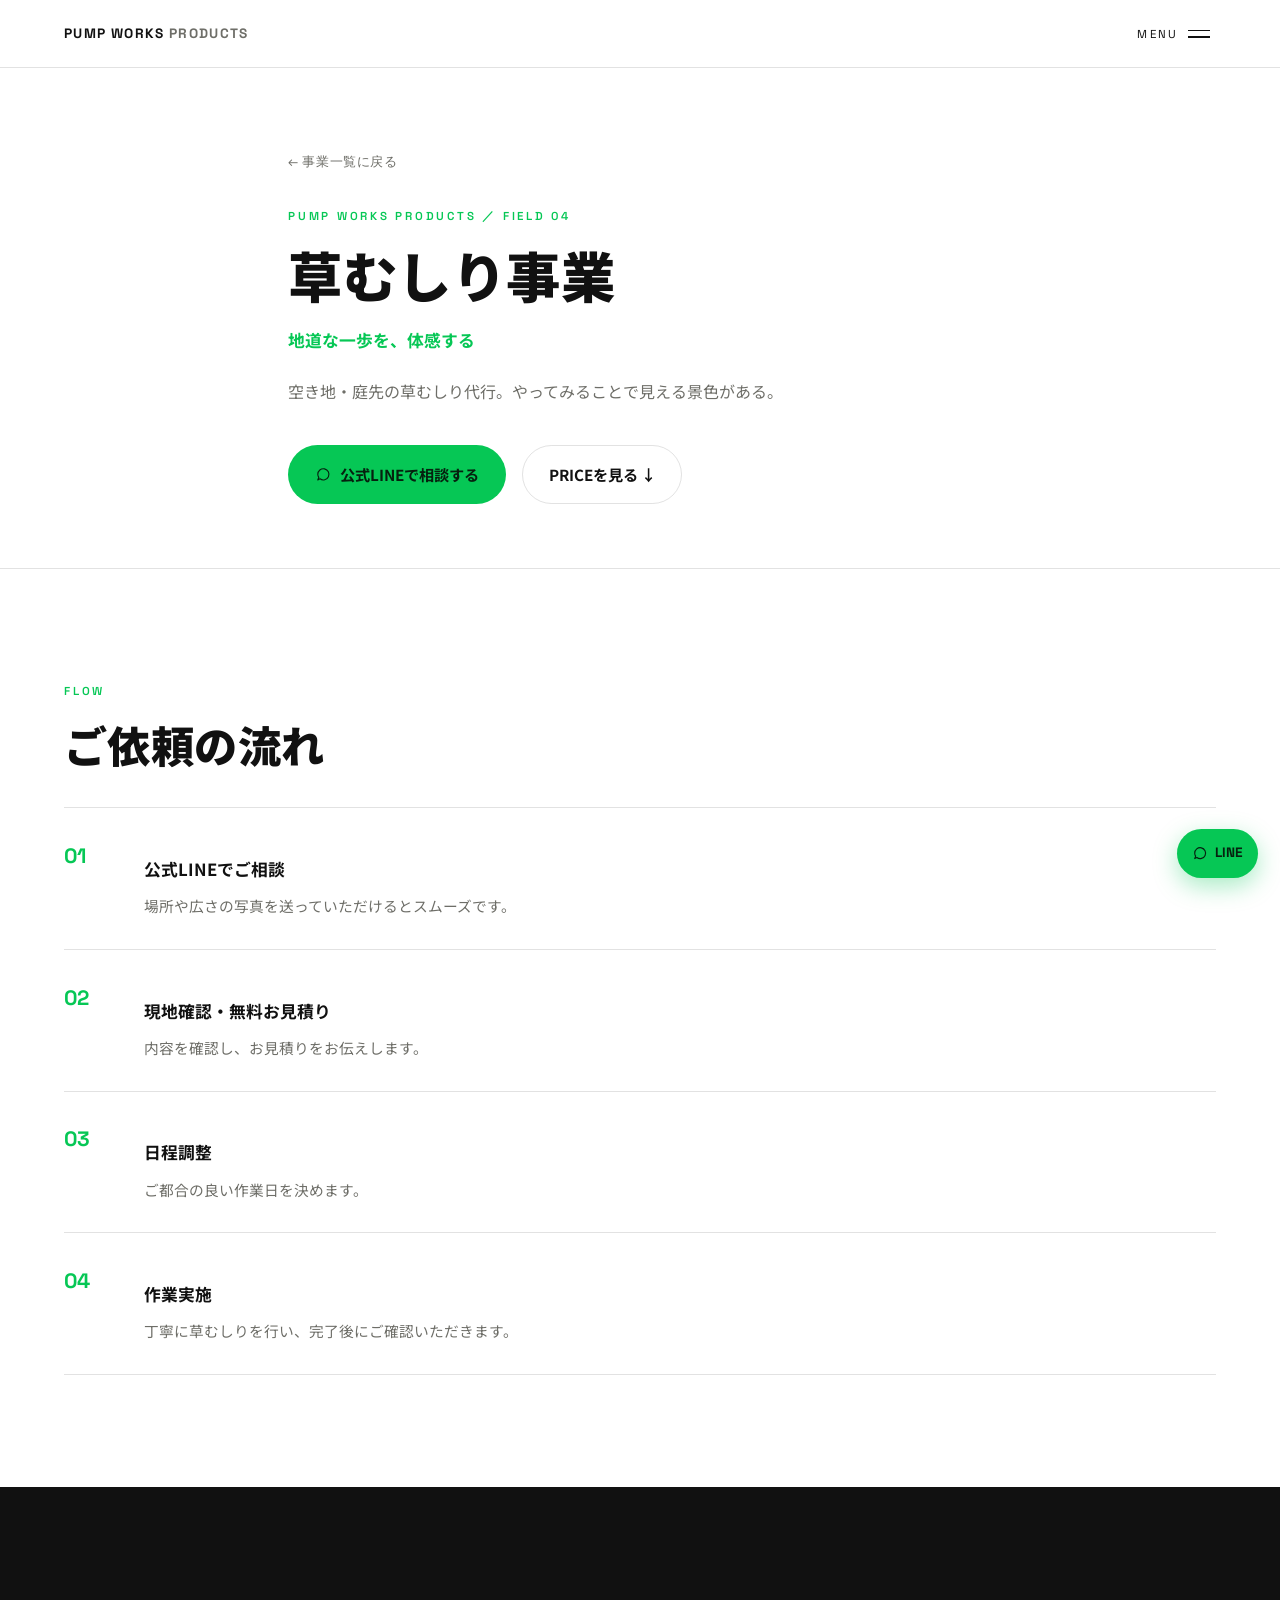
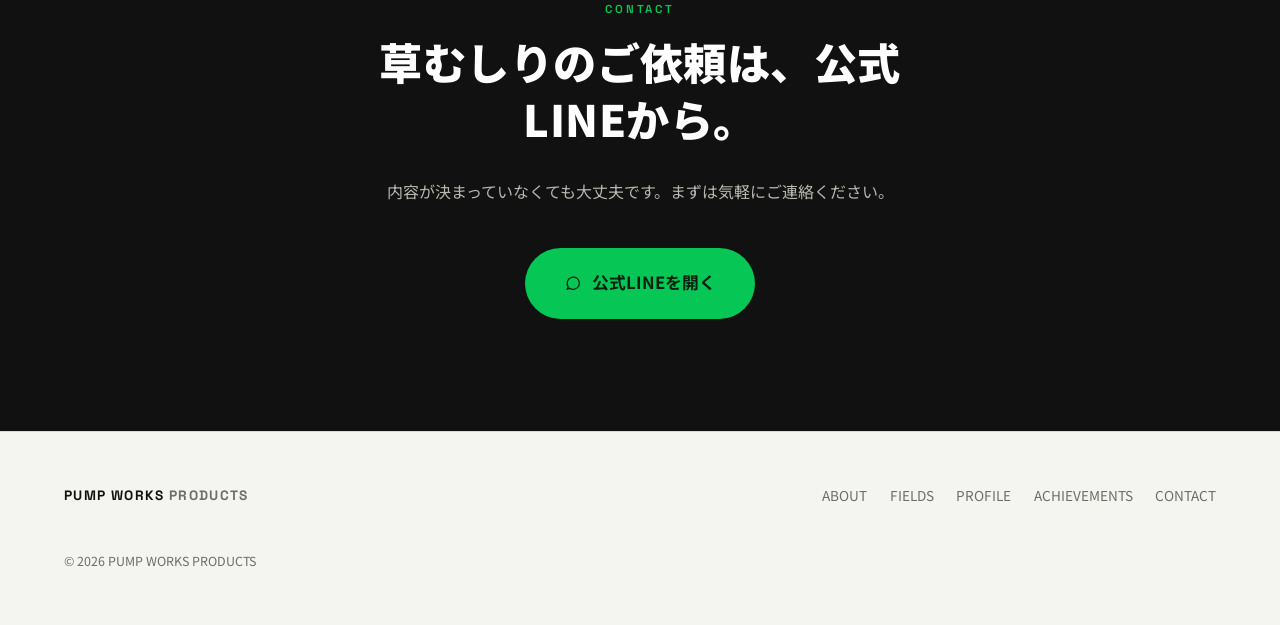
<file: weeding.html>
<!DOCTYPE html>
<html lang="ja">
<head>
<meta charset="UTF-8">
<meta name="viewport" content="width=device-width, initial-scale=1.0">
<title>草むしり事業 | PUMP WORKS PRODUCTS</title>
<meta name="description" content="草むしり事業（PUMP WORKS PRODUCTS）。空き地・庭先の草むしり代行を、一つひとつ丁寧に。">

<link rel="preconnect" href="https://fonts.googleapis.com">
<link rel="preconnect" href="https://fonts.gstatic.com" crossorigin>
<link href="https://fonts.googleapis.com/css2?family=Noto+Sans+JP:wght@300;400;500;700;900&family=Space+Grotesk:wght@500;600;700&display=swap" rel="stylesheet">

<link rel="stylesheet" href="styles.css">
</head>
<body>

<a class="skip-link" href="#main">本文へスキップ</a>

<header class="site-header">
  <div class="wrap site-header__inner">
    <a href="index.html" class="brand">PUMP WORKS <span>PRODUCTS</span></a>
    <button class="menu-btn" id="menuBtn" aria-expanded="false" aria-controls="navOverlay">
      <span class="menu-btn__label">MENU</span>
      <span class="menu-btn__icon"><span></span><span></span></span>
    </button>
  </div>
</header>

<nav class="nav-overlay" id="navOverlay">
  <div class="wrap nav-overlay__inner">
    <ol class="nav-overlay__list">
      <li><a href="index.html"><span class="nav-overlay__num">00</span>TOP</a></li>
      <li><a href="index.html#about"><span class="nav-overlay__num">01</span>ABOUT</a></li>
      <li><a href="index.html#business"><span class="nav-overlay__num">02</span>FIELDS</a></li>
      <li><a href="index.html#profile"><span class="nav-overlay__num">03</span>PROFILE</a></li>
      <li><a href="index.html#achievements"><span class="nav-overlay__num">04</span>ACHIEVEMENTS</a></li>
      <li><a href="index.html#contact" class="nav-overlay__line"><span class="nav-overlay__num">05</span>公式LINE</a></li>
    </ol>
  </div>
</nav>

<main id="main">

  <section class="page-hero">
    <div class="wrap page-hero__inner">
      <a href="index.html#business" class="back-link" data-reveal>← 事業一覧に戻る</a>
      <p class="eyebrow" data-reveal>PUMP WORKS PRODUCTS ／ FIELD 04</p>
      <h1 class="page-hero__title" data-reveal>草むしり事業</h1>
      <p class="page-hero__tagline" data-reveal>地道な一歩を、体感する</p>
      <p class="page-hero__lead" data-reveal>空き地・庭先の草むしり代行。やってみることで見える景色がある。</p>
      <div class="hero__actions" data-reveal>
        <a href="#contact" class="btn btn--line"><svg class="btn__icon" viewBox="0 0 24 24" fill="none" aria-hidden="true"><path d="M4 12a8 8 0 1 1 3.2 6.4L4 20l1.4-3.6A7.96 7.96 0 0 1 4 12Z" stroke="currentColor" stroke-width="1.6" stroke-linejoin="round"/></svg>公式LINEで相談する</a>
        <a href="#menu" class="btn btn--ghost">PRICEを見る ↓</a>
      </div>
    </div>
  </section>

<!--  <section class="section section--menu" id="menu">
    <div class="wrap">
      <p class="eyebrow" data-reveal>PRICE</p>
      <h2 class="section-title" data-reveal>料金の目安</h2>
      <p class="section-note" data-reveal>金額・内容はすべてプレースホルダーです。実際の内容に差し替えてください。</p>
      <div class="menu-grid">
        <article class="menu-card" data-reveal>
          <p class="menu-card__price">¥ --</p>
          <h3 class="menu-card__name">作業内容を入力</h3>
          <p class="menu-card__desc">対応エリア・広さの目安などをここに記入してください。</p>
        </article>
        <article class="menu-card" data-reveal>
          <p class="menu-card__price">¥ --</p>
          <h3 class="menu-card__name">作業内容を入力</h3>
          <p class="menu-card__desc">対応エリア・広さの目安などをここに記入してください。</p>
        </article>
        <article class="menu-card" data-reveal>
          <p class="menu-card__price">¥ --</p>
          <h3 class="menu-card__name">作業内容を入力</h3>
          <p class="menu-card__desc">対応エリア・広さの目安などをここに記入してください。</p>
        </article>
      </div>
    </div>
  </section> -->

  <section class="section section--flow">
    <div class="wrap">
      <p class="eyebrow" data-reveal>FLOW</p>
      <h2 class="section-title" data-reveal>ご依頼の流れ</h2>
      <ol class="process-list">
        <li class="process-step" data-reveal>
          <span class="process-step__num">01</span>
          <div>
            <h3 class="process-step__title">公式LINEでご相談</h3>
            <p class="process-step__desc">場所や広さの写真を送っていただけるとスムーズです。</p>
          </div>
        </li>
        <li class="process-step" data-reveal>
          <span class="process-step__num">02</span>
          <div>
            <h3 class="process-step__title">現地確認・無料お見積り</h3>
            <p class="process-step__desc">内容を確認し、お見積りをお伝えします。</p>
          </div>
        </li>
        <li class="process-step" data-reveal>
          <span class="process-step__num">03</span>
          <div>
            <h3 class="process-step__title">日程調整</h3>
            <p class="process-step__desc">ご都合の良い作業日を決めます。</p>
          </div>
        </li>
        <li class="process-step" data-reveal>
          <span class="process-step__num">04</span>
          <div>
            <h3 class="process-step__title">作業実施</h3>
            <p class="process-step__desc">丁寧に草むしりを行い、完了後にご確認いただきます。</p>
          </div>
        </li>
      </ol>
    </div>
  </section>

<!--  <section class="section section--faq">
    <div class="wrap">
      <p class="eyebrow" data-reveal>FAQ</p>
      <h2 class="section-title" data-reveal>よくある質問</h2>
      <div class="faq-list">
        <details class="faq-item" data-reveal>
          <summary class="faq-item__q">質問文を入力してください</summary>
          <p class="faq-item__a">回答文をここに記入してください。</p>
        </details>
        <details class="faq-item" data-reveal>
          <summary class="faq-item__q">質問文を入力してください</summary>
          <p class="faq-item__a">回答文をここに記入してください。</p>
        </details>
        <details class="faq-item" data-reveal>
          <summary class="faq-item__q">質問文を入力してください</summary>
          <p class="faq-item__a">回答文をここに記入してください。</p>
        </details>
      </div>
    </div>
  </section>-->

  <section class="section section--contact" id="contact">
    <div class="wrap contact__inner">
      <p class="eyebrow" data-reveal>CONTACT</p>
      <h2 class="section-title section-title--dark" data-reveal>草むしりのご依頼は、公式LINEから。</h2>
      <p class="contact__lead" data-reveal>内容が決まっていなくても大丈夫です。まずは気軽にご連絡ください。</p>
      <a href="https://lin.ee/your-line-id" class="btn btn--line btn--large" data-reveal><svg class="btn__icon" viewBox="0 0 24 24" fill="none" aria-hidden="true"><path d="M4 12a8 8 0 1 1 3.2 6.4L4 20l1.4-3.6A7.96 7.96 0 0 1 4 12Z" stroke="currentColor" stroke-width="1.6" stroke-linejoin="round"/></svg>公式LINEを開く</a>
    </div>
  </section>

</main>

<footer class="site-footer">
  <div class="wrap site-footer__inner">
    <div class="brand brand--footer">PUMP WORKS <span>PRODUCTS</span></div>
    <nav class="site-footer__nav">
      <a href="index.html#about">ABOUT</a>
      <a href="index.html#business">FIELDS</a>
      <a href="index.html#profile">PROFILE</a>
      <a href="index.html#achievements">ACHIEVEMENTS</a>
      <a href="index.html#contact">CONTACT</a>
    </nav>
    <p class="site-footer__copy">&copy; <span id="year"></span> PUMP WORKS PRODUCTS</p>
  </div>
</footer>

<a href="#contact" class="line-float">
  <svg viewBox="0 0 24 24" fill="none" aria-hidden="true"><path d="M4 12a8 8 0 1 1 3.2 6.4L4 20l1.4-3.6A7.96 7.96 0 0 1 4 12Z" stroke="currentColor" stroke-width="1.7" stroke-linejoin="round"/></svg>
  <span>LINE</span>
</a>

<script src="script.js"></script>
</body>
</html>
</file>
<file: styles.css>
/* =========================================================
   PUMP WORKS PRODUCTS — white / black editorial theme
   ========================================================= */
:root{
  --ink:         #111111;   /* base text, and bg for the few "punctuation" dark sections */
  --paper:       #FFFFFF;   /* base background */
  --paper-soft:  #F4F4F1;   /* alternating section background */
  --gray:        #6E6E68;   /* secondary text on light backgrounds */
  --gray-invert: #B7B7B0;   /* secondary text on dark backgrounds */
  --hair:        rgba(17,17,17,0.12);   /* borders on light backgrounds */
  --hair-invert: rgba(255,255,255,0.18); /* borders on dark backgrounds */
  --line:        #06C755;  /* sole accent, reserved for LINE / CTAs */

  --font-jp:   'Noto Sans JP', sans-serif;
  --font-mark: 'Space Grotesk', sans-serif;

  --wrap: min(1160px, 90vw);
}

*,*::before,*::after{ box-sizing:border-box; }
html{ scroll-behavior:smooth; }
@media (prefers-reduced-motion: reduce){
  html{ scroll-behavior:auto; }
  *,*::before,*::after{ animation-duration:0.01ms !important; animation-iteration-count:1 !important; transition-duration:0.01ms !important; }
}

body{
  margin:0;
  background:var(--paper);
  color:var(--ink);
  font-family:var(--font-jp);
  font-weight:400;
  font-size:16px;
  line-height:1.9;
  -webkit-font-smoothing:antialiased;
}

h1,h2{ font-family:var(--font-jp); font-weight:900; margin:0; line-height:1.3; letter-spacing:.01em; }
p{ margin:0; }
a{ color:inherit; text-decoration:none; }
svg{ display:block; }
ul,ol{ list-style:none; margin:0; padding:0; }

.wrap{ width:var(--wrap); margin-inline:auto; }

.sr-only{ position:absolute; width:1px; height:1px; padding:0; margin:-1px; overflow:hidden; clip:rect(0,0,0,0); white-space:nowrap; border:0; }
.skip-link{ position:absolute; left:-999px; top:0; z-index:300; background:var(--ink); color:var(--paper); padding:.8em 1.2em; }
.skip-link:focus{ left:1em; top:1em; }
:focus-visible{ outline:2px solid var(--line); outline-offset:3px; }

[data-reveal]{ opacity:0; transform:translateY(16px); transition:opacity .7s ease, transform .7s ease; }
[data-reveal].is-visible{ opacity:1; transform:none; }
@media (prefers-reduced-motion: reduce){ [data-reveal]{ opacity:1; transform:none; } }

.eyebrow{
  font-family:var(--font-mark);
  font-size:.72rem; font-weight:600;
  letter-spacing:.24em; text-transform:uppercase;
  color:var(--line);
  margin-bottom:1.1em;
}
.section-title{ font-size:clamp(1.8rem, 1.2rem + 2.4vw, 2.7rem); margin-bottom:.7em; color:var(--ink); }
.section-title--dark{ color:var(--paper); } /* used inside dark/ink sections such as CONTACT */
.section-note{ color:var(--gray); font-size:.92rem; margin-top:-.6em; margin-bottom:2.6rem; }
.section{ padding:7rem 0; }
.br-mobile{ display:none; }

/* =========================================================
   Header + fullscreen nav
   ========================================================= */
.site-header{
  position:fixed; top:0; left:0; right:0; z-index:200;
  background:rgba(255,255,255,0.85);
  backdrop-filter:blur(10px);
  border-bottom:1px solid var(--hair);
}
.site-header__inner{ display:flex; align-items:center; justify-content:space-between; padding-block:1.3rem; }
.brand{ font-family:var(--font-mark); font-weight:700; font-size:.85rem; letter-spacing:.1em; color:var(--ink); }
.brand span{ color:var(--gray); }

.menu-btn{ display:flex; align-items:center; gap:.7em; background:none; border:0; color:var(--ink); cursor:pointer; font-family:var(--font-mark); }
.menu-btn__label{ font-size:.72rem; letter-spacing:.2em; }
.menu-btn__icon{ display:flex; flex-direction:column; gap:5px; width:22px; }
.menu-btn__icon span{ display:block; height:1.5px; background:var(--ink); transition:transform .3s ease, opacity .3s ease; }

.nav-overlay{
  position:fixed; inset:0; z-index:250;
  background:var(--ink);
  display:flex; align-items:center;
  opacity:0; visibility:hidden;
  transform:translateY(-8px);
  transition:opacity .4s ease, visibility .4s ease, transform .4s ease;
}
.nav-overlay.is-open{ opacity:1; visibility:visible; transform:none; }
.nav-overlay__list a{
  display:flex; align-items:baseline; gap:1.2rem;
  font-family:var(--font-mark); font-weight:700;
  font-size:clamp(1.8rem, 1rem + 5vw, 3.2rem);
  color:var(--paper);
  padding:.35em 0;
  border-bottom:1px solid var(--hair-invert);
  transition:color .2s ease, padding-left .2s ease;
}
.nav-overlay__list a:hover{ color:var(--line); padding-left:.3em; }
.nav-overlay__num{ font-size:.4em; color:var(--gray-invert); }
.nav-overlay__line{ color:var(--line); }

/* =========================================================
   Hero — photo first view
   ========================================================= */
.hero{
  position:relative;
  min-height:92vh;
  display:flex;
  align-items:flex-end;
  overflow:hidden;
  padding-top:9rem;
  padding-bottom:4.5rem;
}
.hero__media{ position:absolute; inset:0; z-index:0; background:var(--ink); }
.hero__media img{ width:100%; height:100%; object-fit:cover; display:block; }
.hero__overlay{
  position:absolute; inset:0;
  background:linear-gradient(to top, rgba(17,17,17,0.9) 0%, rgba(17,17,17,0.32) 55%, rgba(17,17,17,0.55) 100%);
}
.hero__inner{ position:relative; z-index:1; max-width:46rem; color:var(--paper); }
.hero__headline{ color:var(--paper); }
.hero__line{ display:block; }
.hero__line--sm{ font-size:clamp(1.6rem, 1.1rem + 2.4vw, 2.6rem); }
.hero__line--lg{ font-size:clamp(2.6rem, 1.6rem + 5vw, 4.6rem); }
.hero__sub{ margin-top:1.8rem; max-width:32rem; color:var(--gray-invert); font-size:1.02rem; }
.hero__actions{ display:flex; flex-wrap:wrap; gap:1rem; margin-top:2.6rem; }
.hero .btn--ghost{ border-color:var(--hair-invert); color:var(--paper); }
.hero .btn--ghost:hover{ border-color:var(--line); color:var(--line); }

.btn{
  display:inline-flex; align-items:center; gap:.55em;
  padding:.95em 1.7em; border-radius:999px;
  font-weight:700; font-size:.95rem;
  border:1px solid transparent;
  transition:transform .2s ease, border-color .2s ease, background .2s ease, color .2s ease;
}
.btn:hover{ transform:translateY(-2px); }
.btn__icon{ width:1.1em; height:1.1em; flex-shrink:0; }
.btn--line{ background:var(--line); color:#06210F; }
.btn--ghost{ border-color:var(--hair); color:var(--ink); }
.btn--ghost:hover{ border-color:var(--line); color:var(--line); }
.btn--large{ padding:1.1em 2.3em; font-size:1.05rem; }

/* Marquee */
.marquee{ background:var(--paper-soft); border-top:1px solid var(--hair); border-bottom:1px solid var(--hair); overflow:hidden; padding:1.4rem 0; }
.marquee__track{ display:flex; gap:3.5rem; width:max-content; animation:marquee-scroll 22s linear infinite; }
.marquee__track span{ font-family:var(--font-mark); font-weight:600; font-size:1.05rem; letter-spacing:.05em; color:var(--gray); white-space:nowrap; }
@keyframes marquee-scroll{ to{ transform:translateX(-50%); } }
@media (prefers-reduced-motion: reduce){ .marquee__track{ animation:none; flex-wrap:wrap; } }

/* About */
.section--about{ background:var(--paper); }
.about__inner{ max-width:40rem; }
.about__lead{ font-size:1.2rem; font-weight:500; margin-bottom:1.6rem; border-left:2px solid var(--line); padding-left:1.4rem; }
.about__body{ color:var(--gray); }

/* Field list */
.section--business{ background:var(--paper-soft); }
.field-list{ margin-top:2.5rem; border-top:1px solid var(--hair); }
.field-row{ border-bottom:1px solid var(--hair); }
.field-row__link{
  display:grid; grid-template-columns:4.5rem 1fr 1fr 2.5rem;
  align-items:center; gap:1.5rem; padding:2.2rem 0;
  transition:padding-left .25s ease;
}
.field-row__link:hover{ padding-left:.8rem; }
.field-row__link:hover .field-row__name{ color:var(--line); }
.field-row__link:hover .field-row__arrow{ transform:translateX(4px); color:var(--line); }
.field-row__num{ font-family:var(--font-mark); color:var(--gray); font-size:.85rem; }
.field-row__name{ font-size:clamp(1.15rem, 1rem + 1vw, 1.6rem); font-weight:700; transition:color .2s ease; }
.field-row__desc{ color:var(--gray); font-size:.92rem; }
.field-row__arrow{ font-family:var(--font-mark); font-size:1.3rem; text-align:right; transition:transform .2s ease, color .2s ease; }

/* Profile */
.section--profile{ background:var(--paper); }
.profile__inner{ display:grid; grid-template-columns:240px 1fr; gap:4rem; align-items:start; max-width:48rem; }
.profile__figure{ width:100%; aspect-ratio:1; border:1px solid var(--hair); color:var(--gray); padding:.6rem; overflow:hidden; }
.profile__figure img{ width:100%; height:100%; object-fit:cover; display:block; filter:grayscale(.15); }
.profile__role{ font-family:var(--font-mark); font-size:.85rem; letter-spacing:.06em; color:var(--line); margin:.6rem 0 1.6rem; }
.profile__quote{ font-size:1.3rem; font-weight:700; margin-bottom:1.2rem; }
.profile__text{ color:var(--gray); }

/* Achievements */
.section--achievements{ background:var(--paper-soft); }
.stat-row{ display:grid; grid-template-columns:repeat(3, 1fr); border-top:1px solid var(--hair); }
.stat-block{ padding:2.4rem 1.5rem; border-right:1px solid var(--hair); border-bottom:1px solid var(--hair); text-align:center; }
.stat-block:last-child{ border-right:none; }
.stat-block__num{ font-family:var(--font-mark); font-size:clamp(1.8rem, 1.2rem + 2vw, 2.6rem); font-weight:700; color:var(--line); margin-bottom:.5rem; }
.stat-block__label{ color:var(--gray); font-size:.9rem; }

/* Contact — inverted (dark) punctuation section */
.section--contact{ background:var(--ink); color:var(--paper); text-align:center; }
.section--contact .eyebrow{ justify-content:center; }
.contact__inner{ max-width:38rem; margin-inline:auto; }
.contact__lead{ color:var(--gray-invert); margin:1.3rem 0 2.6rem; }
.section--contact .btn--line{ color:#06210F; }

/* Footer */
.site-footer{ background:var(--paper-soft); border-top:1px solid var(--hair); padding:3.2rem 0; }
.site-footer__inner{ display:flex; flex-wrap:wrap; align-items:center; justify-content:space-between; gap:1.6rem; }
.site-footer__nav{ display:flex; flex-wrap:wrap; gap:1.4rem; font-size:.85rem; color:var(--gray); }
.site-footer__nav a:hover{ color:var(--line); }
.site-footer__copy{ font-size:.78rem; color:var(--gray); width:100%; margin-top:1rem; }
.brand--footer{ color:var(--ink); }
.brand--footer span{ color:var(--gray); }

/* Floating LINE button */
.line-float{
  position:fixed; right:1.4rem; bottom:1.4rem; z-index:150;
  display:flex; align-items:center; gap:.5em;
  background:var(--line); color:#06210F;
  padding:.85em 1.1em; border-radius:999px;
  font-family:var(--font-mark); font-weight:700; font-size:.85rem;
  box-shadow:0 8px 24px rgba(6,199,85,0.35);
  transition:transform .2s ease;
}
.line-float:hover{ transform:translateY(-2px); }
.line-float svg{ width:1.2em; height:1.2em; }

/* =========================================================
   Business sub-pages — page hero
   ========================================================= */
.page-hero{ position:relative; padding-top:9rem; padding-bottom:4rem; border-bottom:1px solid var(--hair); background:var(--paper); }
.page-hero__inner{ max-width:44rem; }
.back-link{ display:inline-block; font-family:var(--font-mark); font-size:.8rem; letter-spacing:.05em; color:var(--gray); margin-bottom:2rem; transition:color .2s ease; }
.back-link:hover{ color:var(--line); }
.page-hero__title{ font-family:var(--font-jp); font-weight:900; font-size:clamp(2rem, 1.4rem + 3.4vw, 3.4rem); line-height:1.25; color:var(--ink); }
.page-hero__tagline{ margin-top:1rem; color:var(--line); font-weight:700; font-size:1.05rem; }
.page-hero__lead{ margin-top:1.2rem; max-width:32rem; color:var(--gray); }
.page-hero .hero__actions{ margin-top:2.4rem; }

/* Menu / pricing grid */
.section--menu{ background:var(--paper-soft); }
.menu-grid{ display:grid; grid-template-columns:repeat(auto-fit, minmax(240px, 1fr)); gap:1.4rem; margin-top:2.2rem; }
.menu-card{ background:var(--paper); border:1px solid var(--hair); padding:2rem; transition:border-color .2s ease; }
.menu-card:hover{ border-color:var(--line); }
.menu-card__price{ font-family:var(--font-mark); color:var(--line); font-weight:700; font-size:1.3rem; margin-bottom:.7rem; }
.menu-card__name{ font-size:1.1rem; font-weight:700; margin-bottom:.6rem; color:var(--ink); }
.menu-card__desc{ color:var(--gray); font-size:.9rem; }

/* Process / flow list */
.section--flow{ background:var(--paper); }
.process-list{ margin-top:2.2rem; border-top:1px solid var(--hair); }
.process-step{ display:grid; grid-template-columns:3.5rem 1fr; gap:1.5rem; padding:1.8rem 0; border-bottom:1px solid var(--hair); }
.process-step__num{ font-family:var(--font-mark); color:var(--line); font-weight:700; font-size:1.3rem; }
.process-step__title{ font-size:1.05rem; font-weight:700; margin-bottom:.4rem; color:var(--ink); }
.process-step__desc{ color:var(--gray); font-size:.92rem; }

/* FAQ */
.section--faq{ background:var(--paper-soft); }
.faq-list{ margin-top:2.2rem; border-top:1px solid var(--hair); }
.faq-item{ border-bottom:1px solid var(--hair); padding:1.5rem 0; }
.faq-item__q{ cursor:pointer; list-style:none; display:flex; align-items:center; justify-content:space-between; gap:1rem; font-weight:700; font-size:1rem; color:var(--ink); }
.faq-item__q::-webkit-details-marker{ display:none; }
.faq-item__q::after{ content:'+'; font-family:var(--font-mark); color:var(--line); font-size:1.3rem; flex-shrink:0; transition:transform .2s ease; }
.faq-item[open] .faq-item__q::after{ transform:rotate(45deg); }
.faq-item__a{ color:var(--gray); margin-top:1rem; font-size:.94rem; }

/* =========================================================
   Responsive
   ========================================================= */
@media (max-width: 860px){
  .profile__inner{ grid-template-columns:1fr; }
  .profile__figure{ width:130px; }
  .field-row__link{ grid-template-columns:3rem 1fr 1.6rem; }
  .field-row__desc{ display:none; }
  .stat-row{ grid-template-columns:1fr; }
  .stat-block{ border-right:none; }
}

@media (max-width: 700px){
  .br-mobile{ display:inline; }
  .section{ padding:5rem 0; }
  .menu-btn__label{ display:none; }
  .line-float span{ display:none; }
  .line-float{ padding:.9em; }
  .hero{ min-height:80vh; align-items:flex-end; }
}

/* =========================================================
   Coffee page — Links & Gallery
   ========================================================= */
.section--links{ background:var(--paper); }
.link-grid{ display:grid; grid-template-columns:repeat(auto-fit, minmax(280px, 1fr)); gap:1.4rem; margin-top:2.2rem; }
.link-card{
  display:flex; align-items:center; gap:1.4rem;
  border:1px solid var(--hair);
  padding:1.8rem 2rem;
  transition:border-color .2s ease, background .2s ease;
}
.link-card:hover{ border-color:var(--line); background:var(--paper-soft); }
.link-card:hover .link-card__arrow{ transform:translateX(4px); color:var(--line); }
.link-card__icon{ width:44px; height:44px; flex-shrink:0; color:var(--line); }
.link-card__icon svg{ width:100%; height:100%; }
.link-card__body{ flex:1; display:flex; flex-direction:column; gap:.3rem; }
.link-card__label{ font-weight:700; font-size:1.1rem; color:var(--ink); }
.link-card__sub{ color:var(--gray); font-size:.88rem; }
.link-card__arrow{ font-family:var(--font-mark); font-size:1.3rem; color:var(--ink); transition:transform .2s ease, color .2s ease; flex-shrink:0; }

.section--gallery{ background:var(--paper-soft); }
.gallery-grid{ display:grid; grid-template-columns:repeat(3, 1fr); gap:1rem; margin-top:2.2rem; }
.gallery-item{ aspect-ratio:1; background:var(--hair); overflow:hidden; }
.gallery-item img{ width:100%; height:100%; object-fit:cover; display:block; transition:transform .4s ease; }
.gallery-item:hover img{ transform:scale(1.06); }

@media (max-width:700px){
  .gallery-grid{ grid-template-columns:repeat(2, 1fr); }
  .link-card{ flex-wrap:wrap; }
}


/* ============================================================
   追加スタイル（プロフィールサイト拡張）
   Mission / Vision / Value / Story / Voices / Video / SNS / Shop / FAQ
   既存のスタイルは変更せず、新セクション用のルールのみ追加しています。
   ============================================================ */

.section--compact{padding:5.2rem 0;}
.section-note{color:var(--gray);font-size:.92rem;margin-top:-.6em;margin-bottom:2.2rem;max-width:38rem;}

/* ---- Mission / Vision ---- */
.section--mission{background:var(--paper-soft);}
.section--vision{background:var(--ink);color:var(--paper);}
.section--vision .eyebrow{color:var(--line);}
.philosophy__lead{font-size:clamp(1.3rem,1.1rem + 1vw,1.7rem);font-weight:700;margin-bottom:1.2rem;max-width:34rem;}
.philosophy__body{color:var(--gray);max-width:38rem;}
.section--vision .philosophy__body{color:var(--gray-invert);}

/* ---- Value ---- */
.section--value{background:var(--paper);}
.value-grid{display:grid;grid-template-columns:repeat(3,1fr);gap:0;margin-top:2rem;border-top:1px solid var(--hair);}
.value-card{padding:2.2rem 1.6rem 2.2rem 0;border-right:1px solid var(--hair);}
.value-card:last-child{border-right:none;}
.value-card:not(:first-child){padding-left:1.6rem;}
.value-card__num{font-family:var(--font-mark);color:var(--line);font-size:.85rem;letter-spacing:.05em;margin-bottom:.9rem;display:block;}
.value-card__title{font-size:1.1rem;font-weight:700;margin-bottom:.7rem;}
.value-card__desc{color:var(--gray);font-size:.9rem;}

/* ---- Story timeline ---- */
.section--story{background:var(--paper-soft);}
.timeline{margin-top:2rem;border-top:1px solid var(--hair);}
.timeline-row{display:grid;grid-template-columns:9rem 1fr;gap:2rem;padding:2rem 0;border-bottom:1px solid var(--hair);}
.timeline-row__era-label{font-family:var(--font-mark);font-weight:700;font-size:1.02rem;}
.timeline-row__era-year{font-family:var(--font-mark);color:var(--gray);font-size:.8rem;margin-top:.3rem;}
.timeline-row__body{color:var(--gray);}
.timeline-row__body strong{color:var(--ink);font-weight:700;}

/* ---- Achievements 4-column modifier ---- */
.stat-row--4{grid-template-columns:repeat(4,1fr);}
.stat-block__link{color:var(--line);font-weight:700;text-decoration:none;}
.stat-block__link:hover{opacity:.7;}

/* ---- Voices ---- */
.section--voices{background:var(--paper);}
.voice-grid{display:grid;grid-template-columns:repeat(3,1fr);gap:1.6rem;margin-top:2rem;}
.voice-card{border:1px solid var(--hair);background:var(--paper-soft);padding:1.8rem 1.6rem;}
.voice-card__quote{font-size:.96rem;line-height:1.8;margin-bottom:1.2rem;}
.voice-card__meta{color:var(--gray);font-size:.8rem;font-family:var(--font-mark);letter-spacing:.02em;}

/* ---- Video ---- */
.section--video{background:var(--paper-soft);}
.video-card{margin-top:2rem;}
.video-card__frame{position:relative;width:100%;padding-top:56.25%;border:1px solid var(--hair);background:#000;overflow:hidden;}
.video-card__frame iframe{position:absolute;inset:0;width:100%;height:100%;border:0;}

/* ---- SNS row ---- */
.section--sns{background:var(--paper);}
.field-row__link--sns{display:grid;grid-template-columns:3.2rem 1fr 2.5rem;align-items:center;gap:1.5rem;padding:1.6rem 0;}
.sns-mono{width:2.1rem;height:2.1rem;border-radius:999px;border:1px solid var(--hair);display:flex;align-items:center;justify-content:center;font-family:var(--font-mark);font-weight:700;font-size:.8rem;color:var(--ink);transition:border-color .2s,color .2s;}
.field-row__link--sns:hover .sns-mono{border-color:var(--line);color:var(--line);}

/* ---- Shop ---- */
.section--shop{background:var(--paper-soft);}

/* ---- FAQ ---- */
.section--faq{background:var(--paper);}
.faq-list{margin-top:2rem;border-top:1px solid var(--hair);}
.faq-item{border-bottom:1px solid var(--hair);}
.faq-item summary{cursor:pointer;padding:1.5rem 2.2rem 1.5rem 0;font-weight:700;font-size:.98rem;position:relative;list-style:none;}
.faq-item summary::-webkit-details-marker{display:none;}
.faq-item summary::after{content:"+";position:absolute;right:0;top:1.5rem;font-family:var(--font-mark);color:var(--line);font-size:1.3rem;transition:transform .2s;}
.faq-item[open] summary::after{transform:rotate(45deg);}
.faq-item__answer{color:var(--gray);padding-bottom:1.5rem;max-width:42rem;font-size:.92rem;}
.faq-item__cat{font-family:var(--font-mark);font-size:.65rem;color:var(--line);letter-spacing:.06em;display:block;margin-bottom:.4em;}

/* ---- Responsive ---- */
@media (max-width:760px){
  .value-grid{grid-template-columns:1fr;border-top:none;}
  .value-card{border-right:none;border-top:1px solid var(--hair);padding:1.6rem 0;}
  .value-card:not(:first-child){padding-left:0;}
  .timeline-row{grid-template-columns:1fr;gap:.5rem;}
  .stat-row--4{grid-template-columns:1fr;}
  .voice-grid{grid-template-columns:1fr;}
  .field-row__link--sns{grid-template-columns:2.6rem 1fr 2rem;}
}


/* ============================================================
   HERO スライドショー（背景写真のクロスフェード）
   ============================================================ */
.hero__slides{position:absolute;inset:0;overflow:hidden;}
.hero__slide{position:absolute;inset:0;width:100%;height:100%;object-fit:cover;object-position:center 45%;opacity:0;animation:heroCrossfade 32s cubic-bezier(.4,0,.2,1) infinite;will-change:opacity,transform;}
.hero__slide:nth-child(1){animation-delay:0s;}
.hero__slide:nth-child(2){animation-delay:8s;}
.hero__slide:nth-child(3){animation-delay:16s;}
.hero__slide:nth-child(4){animation-delay:24s;}
@keyframes heroCrossfade{
  0%{opacity:0;transform:scale(1.06);}
  5%{opacity:1;}
  25%{opacity:1;transform:scale(1.0);}
  30%{opacity:0;}
  100%{opacity:0;transform:scale(1.0);}
}
/* 写真が明るいので、文字の可読性を上げる */
.hero__overlay{background:linear-gradient(to top, rgba(17,17,17,.94) 0%, rgba(17,17,17,.72) 38%, rgba(17,17,17,.42) 68%, rgba(17,17,17,.34) 100%);}

@media (prefers-reduced-motion:reduce){
  .hero__slide{animation:none;opacity:0;}
  .hero__slide:nth-child(1){opacity:1;}
}


/* ============================================================
   セクション内の写真（Mission / Vision / Story）
   ============================================================ */
.philosophy__grid{display:grid;grid-template-columns:1.05fr .95fr;gap:clamp(2rem,4vw,4.5rem);align-items:center;}
.philosophy__text{min-width:0;}
.philosophy__figure{margin:0;overflow:hidden;}
.philosophy__figure img{width:100%;height:100%;max-height:26rem;object-fit:cover;display:block;filter:grayscale(.12);transition:transform .8s cubic-bezier(.4,0,.2,1);}
.philosophy__figure:hover img{transform:scale(1.03);}
.section--mission .philosophy__lead,.section--vision .philosophy__lead{max-width:none;}
.section--mission .philosophy__body,.section--vision .philosophy__body{max-width:none;}
.section--vision .philosophy__figure img{filter:grayscale(.3) brightness(.92);}

/* Story は帯状の写真 */
.story-figure{margin:0 0 2.6rem;overflow:hidden;}
.story-figure img{width:100%;height:clamp(14rem,26vw,20rem);object-fit:cover;object-position:center 42%;display:block;filter:grayscale(.12);}
.story-figure figcaption{margin-top:.8rem;font-size:.82rem;color:var(--gray);letter-spacing:.02em;}

@media (max-width:860px){
  .philosophy__grid{grid-template-columns:1fr;gap:2rem;}
  .philosophy__figure{order:-1;}
  .philosophy__figure img{max-height:15rem;}
}
</file>
